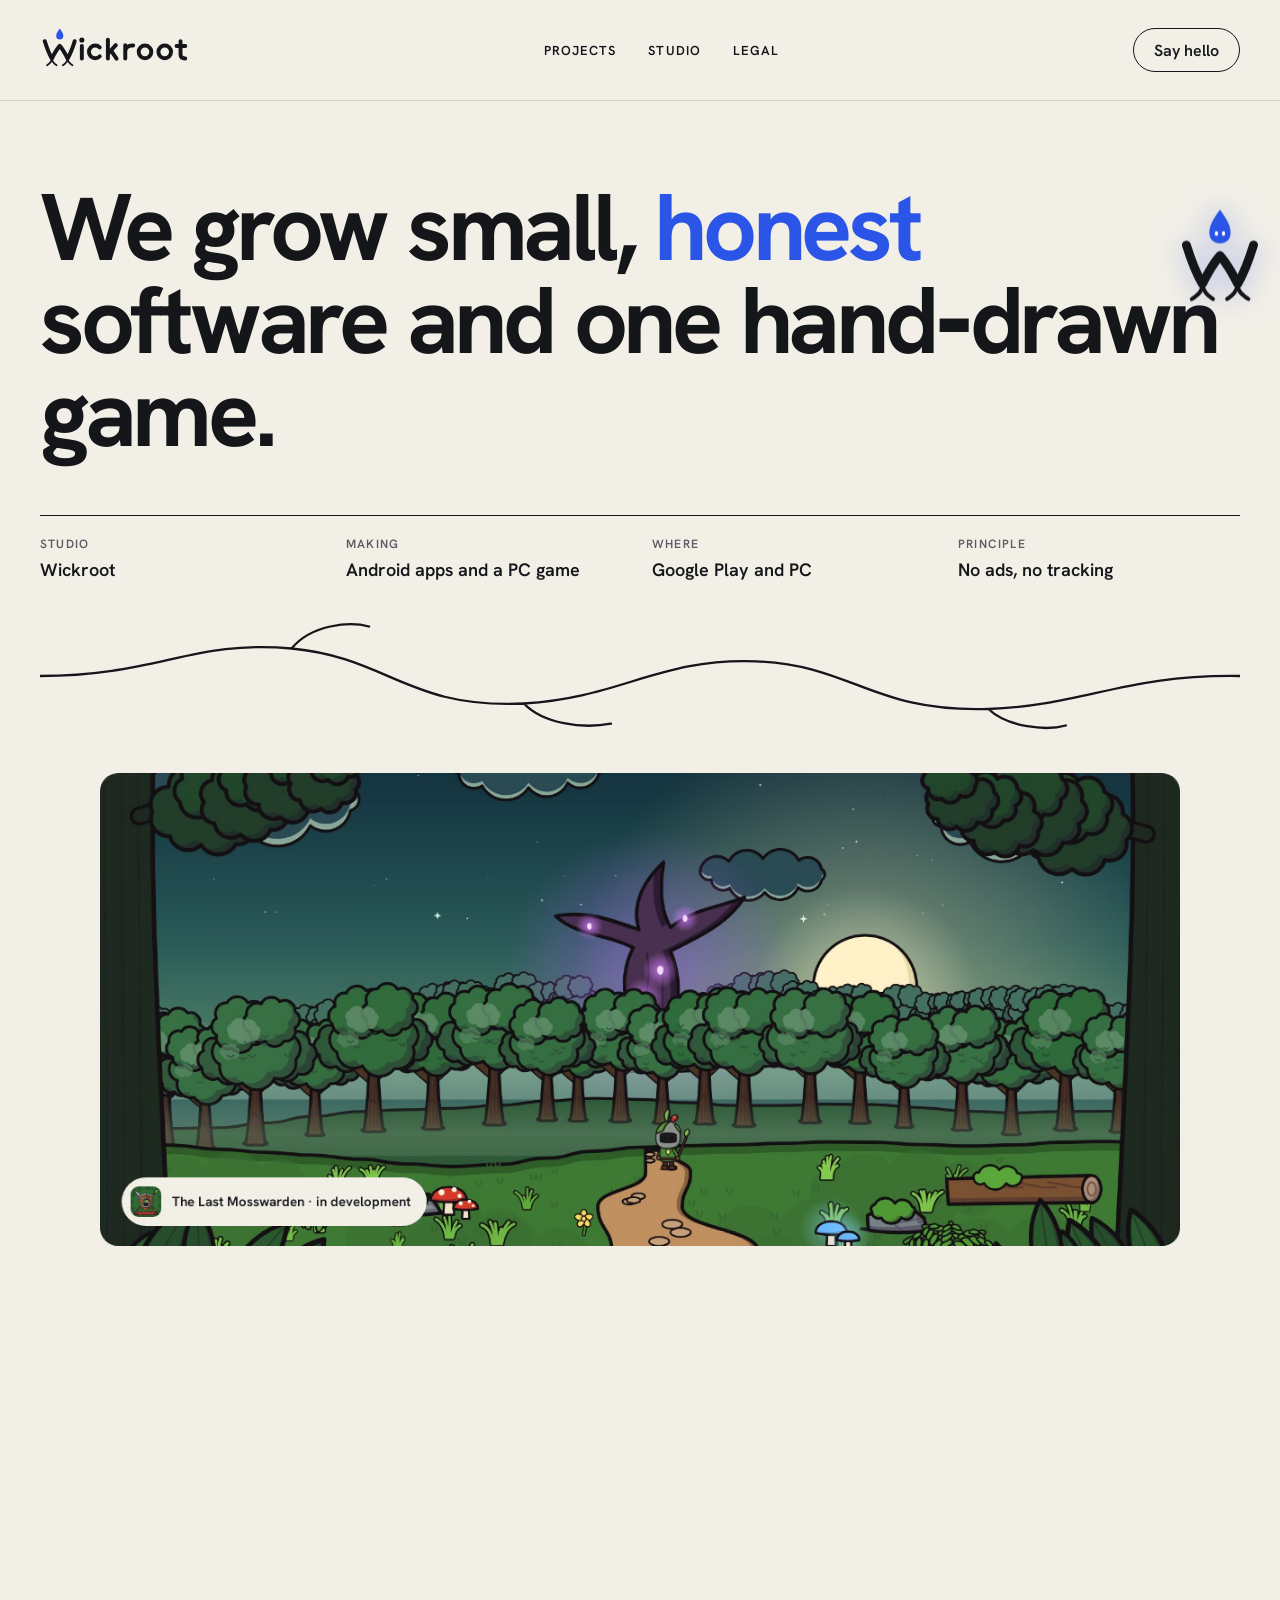
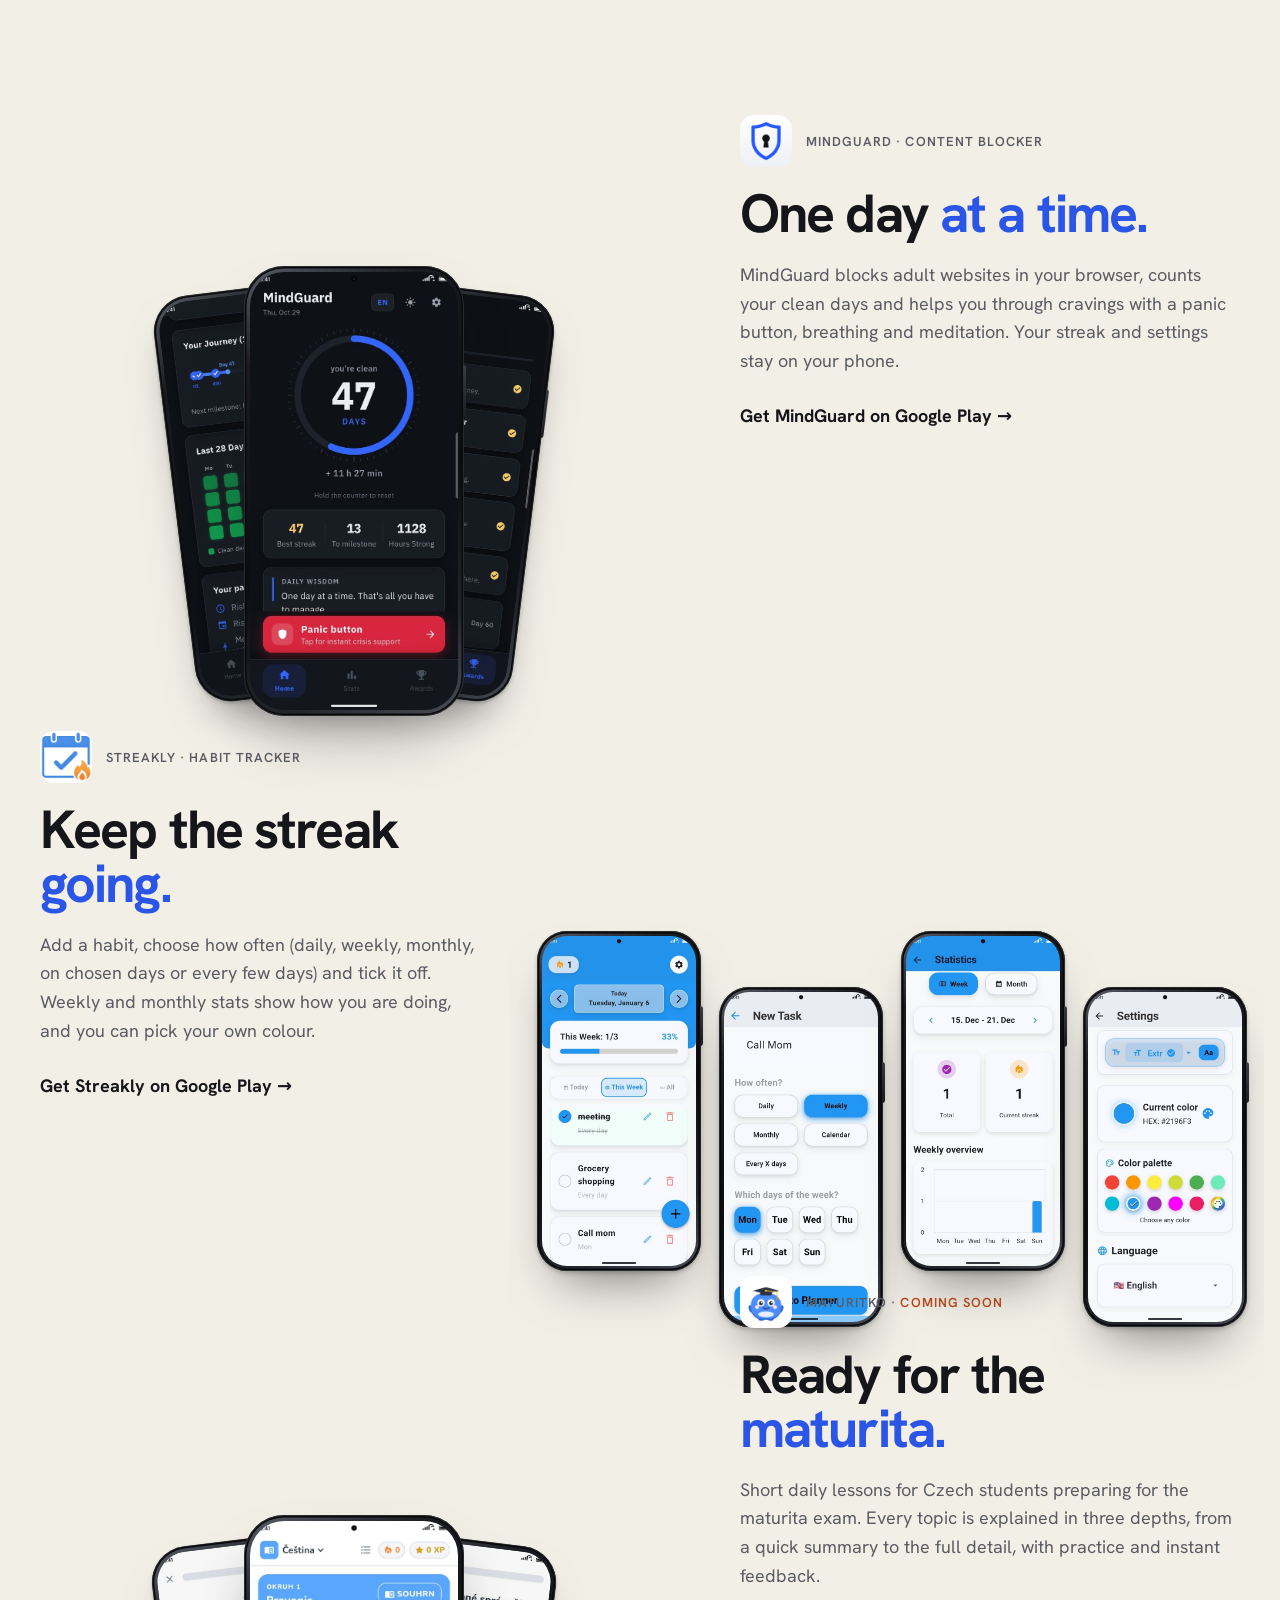
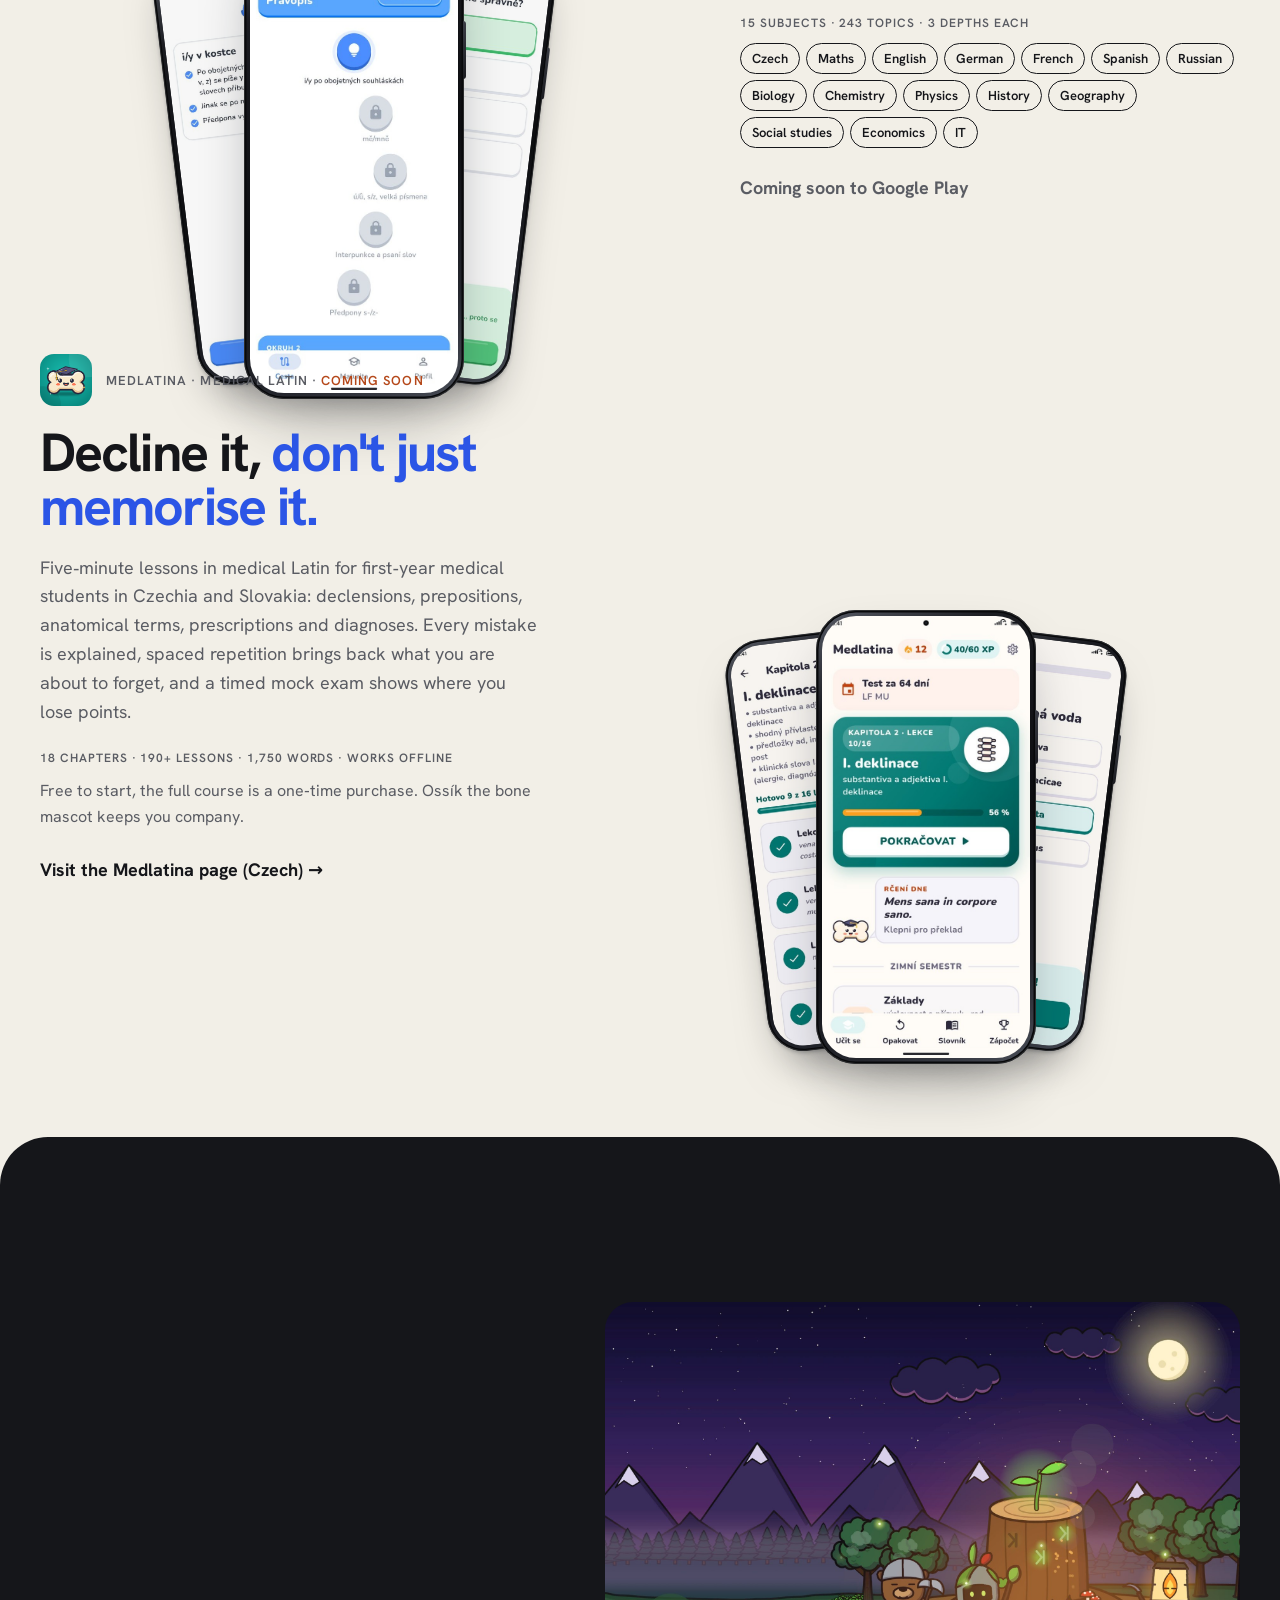
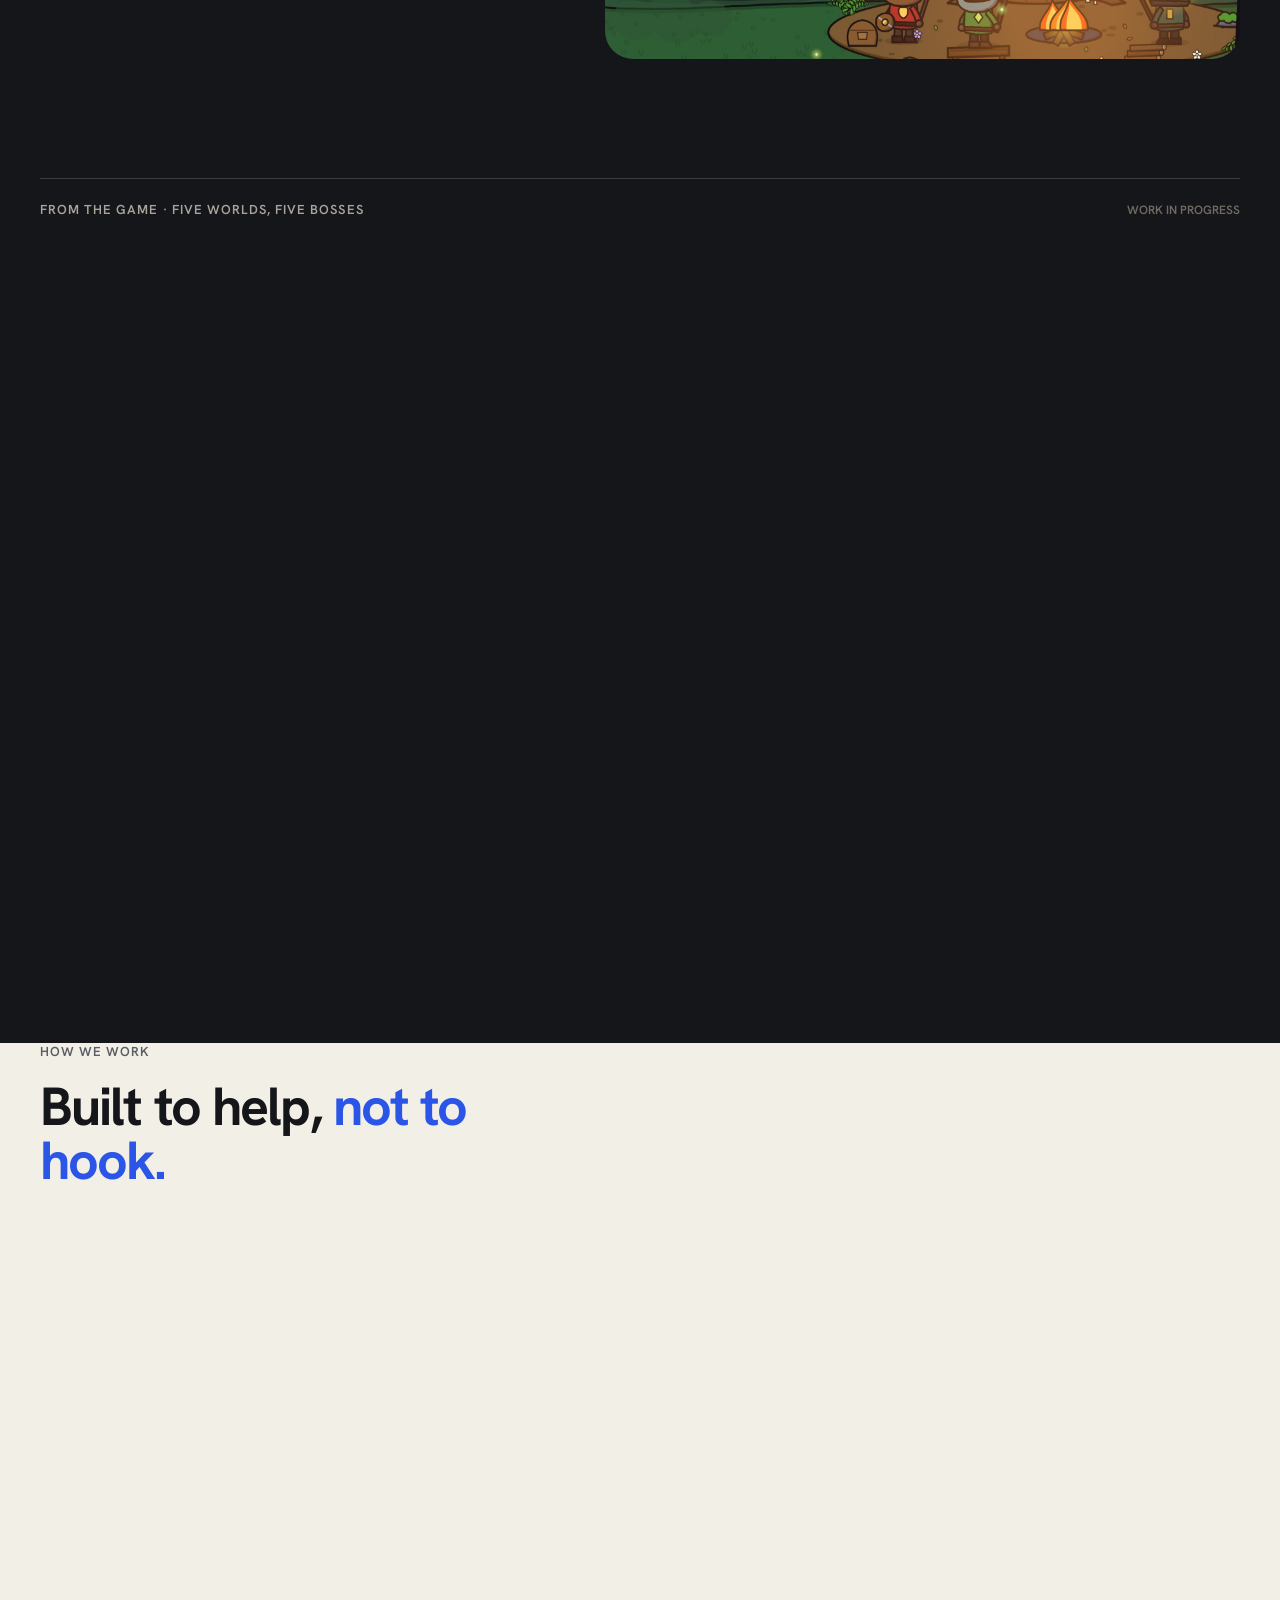
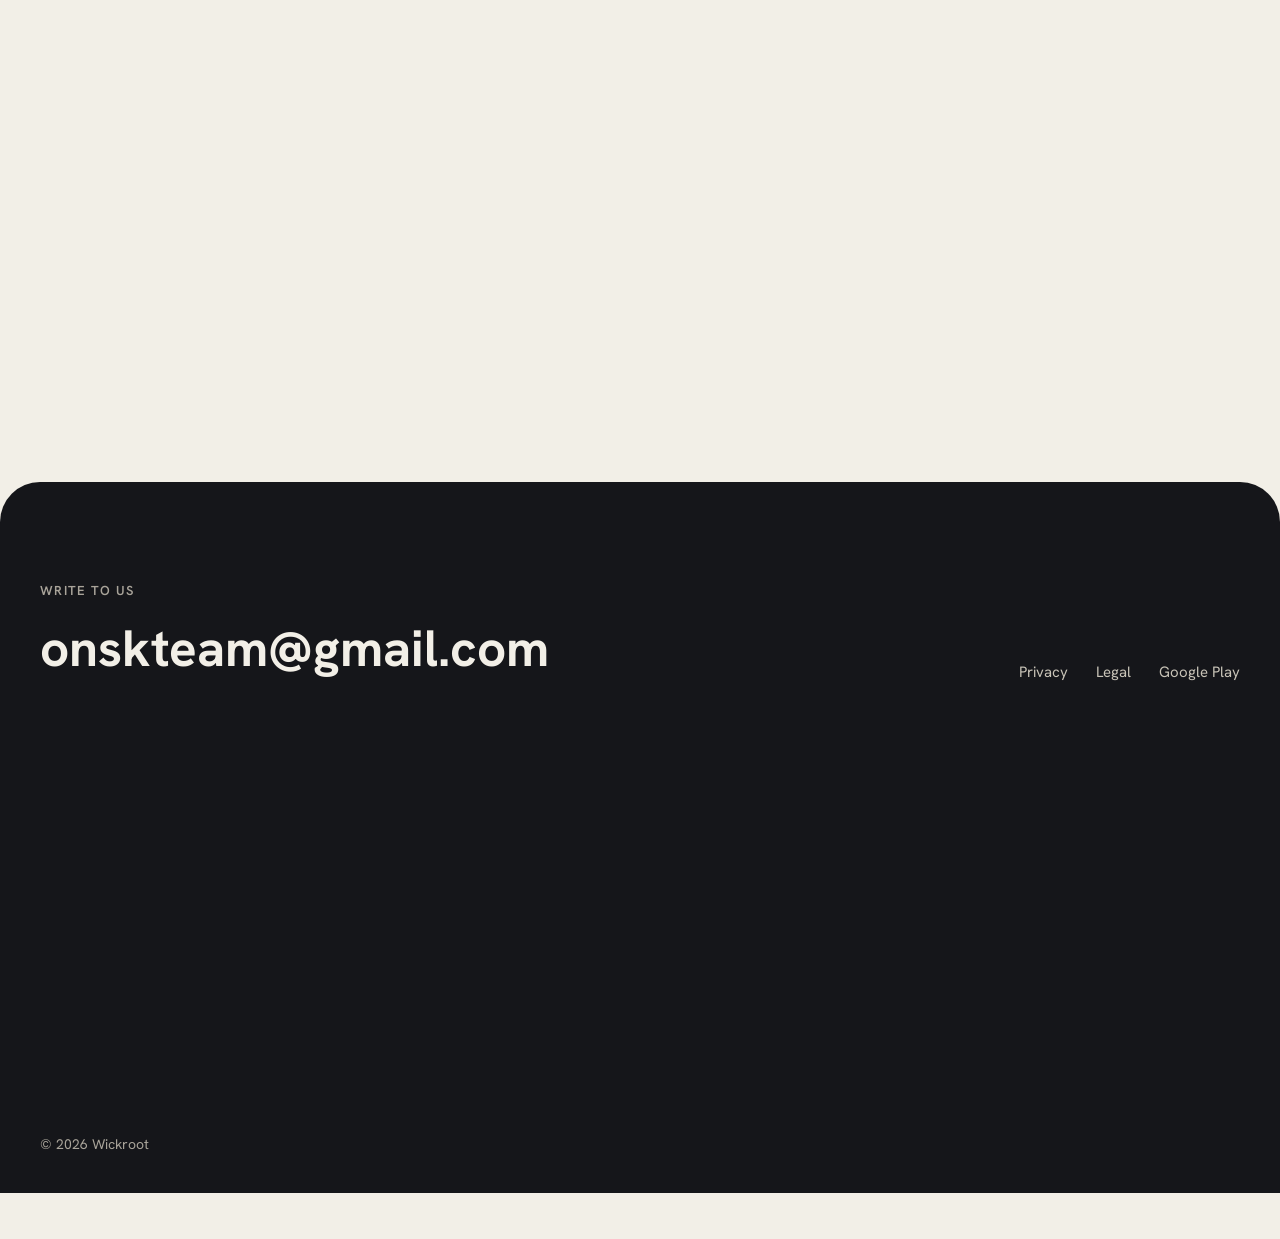
<file: index.html>
<!doctype html>
<html lang="en">
<head>
<meta charset="utf-8">
<meta name="viewport" content="width=device-width, initial-scale=1">
<title>Wickroot · small, honest apps and one hand-drawn game</title>
<meta name="description" content="Wickroot is an independent studio making MindGuard, Streakly, Maturitko, Medlatina and The Last Mosswarden.">
<meta property="og:type" content="website">
<meta property="og:title" content="Wickroot · small, honest apps and one hand-drawn game">
<meta property="og:description" content="Wickroot is an independent studio making MindGuard, Streakly, Maturitko, Medlatina and The Last Mosswarden.">
<meta property="og:image" content="https://ondy27.github.io/mindguard-privacy/assets/img/og.jpg">
<meta property="og:url" content="https://ondy27.github.io/mindguard-privacy/">
<meta name="theme-color" content="#F2EFE7">
<link rel="icon" href="assets/icons/favicon.svg" type="image/svg+xml">
<link rel="icon" href="assets/icons/favicon_32.png" sizes="32x32" type="image/png">
<link rel="apple-touch-icon" href="assets/icons/favicon_180.png">
<link rel="stylesheet" href="assets/css/site.css?v=70830abc">
<script>
// old links to the privacy policies (Google Play, old site) → new pages
(function(){var h=location.hash;if(h==='#top'){history.replaceState(null,'',location.pathname);window.addEventListener('load',function(){window.scrollTo(0,0)});return}if(h==='#mindguard-privacy'||h==='#privacy'){location.replace('privacy/mindguard/')}else if(h==='#streakly-privacy'){location.replace('privacy/streakly/')}})();
</script>
</head>
<body>
<div class="progress" aria-hidden="true"></div>
<div style="background:#F2EFE7;color:#15161A;font-family:'Hanken Grotesk',system-ui,sans-serif;overflow-x:clip">

<header style="max-width:1320px;margin:0 auto;padding:26px 40px;display:flex;flex-wrap:wrap;align-items:center;justify-content:space-between;gap:20px;border-bottom:1px solid #D9D4C7">
<a href="#" aria-label="Wickroot home" style="display:block">
<svg width="150" height="43" viewBox="-6 -4 380 108" aria-hidden="true"><g class="flame"><path d="M44 2 C50 10 53 15 53 21 C53 27 49 30 44 30 C39 30 35 27 35 21 C35 15 38 10 44 2 Z" fill="#2B55E6"></path></g><g stroke="#15161A" stroke-width="10" fill="none" stroke-linecap="round" stroke-linejoin="round"><path d="M6 34 C11 50 17 66 24 78 C30 66 37 54 44 46 C51 54 58 66 64 78 C71 66 77 50 82 34"></path><path d="M100 46 V78"></path><path d="M145.3 49.7 A16 16 0 1 0 145.3 72.3"></path><path d="M166 30 V78 M168 64 L186 44 M174 58 L188 78"></path><path d="M210 44 V78 M210 60 C210 50 218 44 230 45"></path><circle cx="260" cy="61" r="16"></circle><circle cx="310" cy="61" r="16"></circle><path d="M350 34 V68 C350 75 354 78 362 78 M340 46 H362"></path></g><circle cx="100" cy="31" r="6.5" fill="#15161A"></circle><path d="M24 78 C24 86 20 90 12 95 M24 78 C25 87 30 91 36 95 M64 78 C63 87 58 91 52 95 M64 78 C64 86 68 90 76 95" stroke="#15161A" stroke-width="4.5" fill="none" stroke-linecap="round"></path></svg>
</a>
<nav aria-label="Main" style="display:flex;flex-wrap:wrap;gap:32px;font-weight:600;font-size:13px;letter-spacing:.08em;text-transform:uppercase">
<a class="ul" href="#projects">Projects</a><a class="ul" href="#studio">Studio</a><a class="ul" href="#legal">Legal</a>
</nav>
<div style="display:flex;align-items:center;gap:14px">
<a href="#contact" style="display:inline-flex;align-items:center;min-height:44px;padding:0 20px;border:1.5px solid #15161A;border-radius:999px;font-weight:600">Say hello</a>
</div>
</header>

<section id="top" style="max-width:1320px;margin:0 auto;padding:80px 40px 40px;position:relative">
<div class="hero-inner">
<div class="hero-head">
<h1 class="fade d1" style="margin:0;font-weight:700;font-size:clamp(44px,7.4vw,118px);line-height:.98;letter-spacing:-.045em;max-width:1200px">We grow small, <em style="color:#2B55E6">honest</em> software and one hand‑drawn game.</h1>
<div class="fade d2" style="margin-top:56px;display:grid;grid-template-columns:repeat(auto-fit,minmax(220px,1fr));gap:24px;border-top:1px solid #15161A;padding-top:20px">
<div><p style="margin:0 0 6px;font-weight:600;font-size:12px;letter-spacing:.1em;color:#5A5C63">STUDIO</p><p style="margin:0;font-size:18px;font-weight:600">Wickroot</p></div>
<div><p style="margin:0 0 6px;font-weight:600;font-size:12px;letter-spacing:.1em;color:#5A5C63">MAKING</p><p style="margin:0;font-size:18px;font-weight:600">Android apps and a PC game</p></div>
<div><p style="margin:0 0 6px;font-weight:600;font-size:12px;letter-spacing:.1em;color:#5A5C63">WHERE</p><p style="margin:0;font-size:18px;font-weight:600">Google Play and PC</p></div>
<div><p style="margin:0 0 6px;font-weight:600;font-size:12px;letter-spacing:.1em;color:#5A5C63">PRINCIPLE</p><p style="margin:0;font-size:18px;font-weight:600">No ads, no tracking</p></div>
</div>
</div>
<svg aria-hidden="true" viewBox="0 0 1240 120" preserveAspectRatio="none" style="display:block;width:100%;height:110px;margin-top:40px"><path class="root" d="M0 60 C120 60 160 20 260 30 C360 40 380 96 500 90 C600 84 640 40 740 44 C840 48 860 100 980 96 C1080 92 1120 58 1240 60 M260 30 C280 4 320 0 340 6 M500 90 C520 112 560 118 590 112 M980 96 C1000 116 1040 120 1060 114" fill="none" stroke="#15161A" stroke-width="2.5" stroke-linecap="round"></path></svg>
<div class="hero-media">
<figure class="fade d3 fig" style="margin:16px 0 0;border-radius:20px;overflow:hidden;position:relative;aspect-ratio:16/7;background:#1d2a24">
<img src="assets/img/mosswarden-forest.jpg" alt="The Last Mosswarden: a forest at dusk with a corrupted purple tree" style="width:100%;height:100%;object-fit:cover;display:block">
<figcaption style="position:absolute;left:24px;bottom:22px;display:flex;align-items:center;gap:12px;background:#F2EFE7;border-radius:999px;padding:10px 18px 10px 10px;font-size:15px;font-weight:600"><img src="assets/img/mosswarden-icon.png" alt="" aria-hidden="true" style="width:34px;height:34px;border-radius:9px">The Last Mosswarden · in development</figcaption>
</figure>
</div>
</div>
</section>

<section id="projects" style="max-width:1320px;margin:0 auto;padding:120px 40px 40px">
<div data-reveal style="display:flex;flex-wrap:wrap;justify-content:space-between;align-items:baseline;gap:20px;margin-bottom:24px">
<h2 style="margin:0;font-weight:700;font-size:clamp(36px,4.6vw,68px);letter-spacing:-.035em">Projects</h2>
<p style="margin:0;font-weight:600;font-size:13px;color:#5A5C63">05 ITEMS · HOVER TO PEEK</p>
</div>
<div style="border-top:1px solid #15161A">
<a class="prow" data-reveal href="#mindguard" style="display:grid;grid-template-columns:60px minmax(0,1.2fr) minmax(0,2fr) 140px 56px;align-items:center;gap:24px;padding:34px 0;border-bottom:1px solid #D9D4C7">
<span style="font-weight:600;color:#5A5C63">01</span>
<span style="font-weight:700;font-size:40px;line-height:1.05;letter-spacing:-.03em">MindGuard</span>
<span class="hide" style="color:#5A5C63;font-size:17px;line-height:1.5">Blocks adult content, counts clean days and helps through cravings with breathing and meditation.</span>
<span class="hide" style="font-weight:600;font-size:12px;color:#2B55E6">GOOGLE PLAY</span>
<span class="go" aria-hidden="true" style="width:52px;height:52px;border-radius:50%;border:1.5px solid #15161A;display:flex;align-items:center;justify-content:center;font-size:20px">→</span>
<img class="peek" src="assets/img/phone/mg-screen-1.jpg" alt="" aria-hidden="true" style="position:absolute;right:120px;top:50%;width:150px;border-radius:18px;box-shadow:0 20px 40px -12px rgba(21,22,26,.35)">
</a>
<a class="prow" data-reveal href="#streakly" style="display:grid;grid-template-columns:60px minmax(0,1.2fr) minmax(0,2fr) 140px 56px;align-items:center;gap:24px;padding:34px 0;border-bottom:1px solid #D9D4C7">
<span style="font-weight:600;color:#5A5C63">02</span>
<span style="font-weight:700;font-size:40px;line-height:1.05;letter-spacing:-.03em">Streakly</span>
<span class="hide" style="color:#5A5C63;font-size:17px;line-height:1.5">A habit tracker built on streaks, with your own habits, daily check‑ins and clear stats.</span>
<span class="hide" style="font-weight:600;font-size:12px;color:#2B55E6">GOOGLE PLAY</span>
<span class="go" aria-hidden="true" style="width:52px;height:52px;border-radius:50%;border:1.5px solid #15161A;display:flex;align-items:center;justify-content:center;font-size:20px">→</span>
<img class="peek" src="assets/img/phone/streakly-home.jpg" alt="" aria-hidden="true" style="position:absolute;right:120px;top:50%;width:150px;border-radius:18px;box-shadow:0 20px 40px -12px rgba(21,22,26,.35)">
</a>
<a class="prow" data-reveal href="#maturitko" style="display:grid;grid-template-columns:60px minmax(0,1.2fr) minmax(0,2fr) 140px 56px;align-items:center;gap:24px;padding:34px 0;border-bottom:1px solid #D9D4C7">
<span style="font-weight:600;color:#5A5C63">03</span>
<span style="font-weight:700;font-size:40px;line-height:1.05;letter-spacing:-.03em">Maturitko</span>
<span class="hide" style="color:#5A5C63;font-size:17px;line-height:1.5">Short daily lessons for the Czech maturita exam: 15 subjects, 243 topics in three depths.</span>
<span class="hide" style="font-weight:600;font-size:12px;color:#B5481A">COMING SOON</span>
<span class="go" aria-hidden="true" style="width:52px;height:52px;border-radius:50%;border:1.5px solid #15161A;display:flex;align-items:center;justify-content:center;font-size:20px">→</span>
<img class="peek" src="assets/img/phone/mat-path.jpg" alt="" aria-hidden="true" style="position:absolute;right:120px;top:50%;width:150px;border-radius:18px;box-shadow:0 20px 40px -12px rgba(21,22,26,.35)">
</a>
<a class="prow" data-reveal href="#medlatina" style="display:grid;grid-template-columns:60px minmax(0,1.2fr) minmax(0,2fr) 140px 56px;align-items:center;gap:24px;padding:34px 0;border-bottom:1px solid #D9D4C7">
<span style="font-weight:600;color:#5A5C63">04</span>
<span style="font-weight:700;font-size:40px;line-height:1.05;letter-spacing:-.03em">Medlatina</span>
<span class="hide" style="color:#5A5C63;font-size:17px;line-height:1.5">Medical Latin for first‑year medics in five‑minute lessons: declensions, anatomical terms, prescriptions.</span>
<span class="hide" style="font-weight:600;font-size:12px;color:#B5481A">COMING SOON</span>
<span class="go" aria-hidden="true" style="width:52px;height:52px;border-radius:50%;border:1.5px solid #15161A;display:flex;align-items:center;justify-content:center;font-size:20px">→</span>
<img class="peek" src="assets/img/phone/ml-home.jpg" alt="" aria-hidden="true" style="position:absolute;right:120px;top:50%;width:150px;border-radius:18px;box-shadow:0 20px 40px -12px rgba(21,22,26,.35)">
</a>
<a class="prow" data-reveal href="#mosswarden" style="display:grid;grid-template-columns:60px minmax(0,1.2fr) minmax(0,2fr) 140px 56px;align-items:center;gap:24px;padding:34px 0;border-bottom:1px solid #D9D4C7">
<span style="font-weight:600;color:#5A5C63">05</span>
<span style="font-weight:700;font-size:40px;line-height:1.05;letter-spacing:-.03em">The Last Mosswarden</span>
<span class="hide" style="color:#5A5C63;font-size:17px;line-height:1.5">A hand‑drawn 2.5D action adventure across five worlds of Eldoria.</span>
<span class="hide" style="font-weight:600;font-size:12px;color:#2E7D3A">IN DEVELOPMENT</span>
<span class="go" aria-hidden="true" style="width:52px;height:52px;border-radius:50%;border:1.5px solid #15161A;display:flex;align-items:center;justify-content:center;font-size:20px">→</span>
<img class="peek" src="assets/img/mosswarden-hero.png" alt="" aria-hidden="true" style="position:absolute;right:120px;top:50%;width:120px">
</a>
</div>
</section>

<section id="mindguard" style="max-width:1320px;margin:0 auto;padding:120px 40px 20px;display:flex;flex-wrap:wrap;gap:72px;align-items:center">
<div class="fan" data-par="110" style="--screen:#0E1116;flex:1 1 440px;min-width:0;position:relative;height:520px;display:flex;justify-content:center;align-items:center">
<div class="card phone pl"><img src="assets/img/phone/mg-screen-2.jpg" alt="MindGuard statistics screen"></div>
<div class="card phone pr"><img src="assets/img/phone/mg-screen-4.jpg" alt="MindGuard awards screen"></div>
<div class="card phone pc"><img src="assets/img/phone/mg-screen-1.jpg" alt="MindGuard home screen"></div>
</div>
<div data-par="-110" style="flex:1 1 380px;min-width:0;max-width:500px">
<div style="display:flex;align-items:center;gap:14px;margin-bottom:20px"><img src="assets/img/mindguard-icon.png" alt="" aria-hidden="true" style="width:52px;height:52px;border-radius:14px"><span style="font-weight:600;font-size:13px;letter-spacing:.08em;color:#5A5C63">MINDGUARD · CONTENT BLOCKER</span></div>
<h2 style="margin:0 0 20px;font-weight:700;font-size:clamp(34px,4.2vw,60px);line-height:1;letter-spacing:-.035em">One day <em style="color:#2B55E6">at a time.</em></h2>
<p style="margin:0 0 28px;font-size:18px;line-height:1.6;color:#5A5C63">MindGuard blocks adult websites in your browser, counts your clean days and helps you through cravings with a panic button, breathing and meditation. Your streak and settings stay on your phone.</p>
<a class="ul" href="https://play.google.com/store/apps/details?id=com.onsk.pureweb" style="font-weight:700;font-size:18px">Get MindGuard on Google Play →</a>
</div>
</section>

<section id="streakly" style="max-width:1320px;margin:0 auto;padding:110px 40px 20px;display:flex;flex-wrap:wrap;gap:56px;align-items:center">
<div data-par="-90" style="flex:1 1 340px;min-width:0;max-width:440px">
<div style="display:flex;align-items:center;gap:14px;margin-bottom:20px"><img src="assets/img/streakly-icon.png" alt="" aria-hidden="true" style="width:52px;height:52px;border-radius:14px;background:#FFFFFF"><span style="font-weight:600;font-size:13px;letter-spacing:.08em;color:#5A5C63">STREAKLY · HABIT TRACKER</span></div>
<h2 style="margin:0 0 20px;font-weight:700;font-size:clamp(34px,4.2vw,60px);line-height:1;letter-spacing:-.035em">Keep the streak <em style="color:#2B55E6">going.</em></h2>
<p style="margin:0 0 28px;font-size:18px;line-height:1.6;color:#5A5C63">Add a habit, choose how often (daily, weekly, monthly, on chosen days or every few days) and tick it off. Weekly and monthly stats show how you are doing, and you can pick your own colour.</p>
<a class="ul" href="https://play.google.com/store/apps/details?id=com.onsk.streakly" style="font-weight:700;font-size:18px">Get Streakly on Google Play →</a>
</div>
<div data-par="130" style="flex:2 1 560px;min-width:0;overflow-x:auto;padding:30px 28px 72px;margin:0 -24px -32px">
<div class="shots">
<div class="phone shot" style="width:164px;flex:0 0 auto"><img src="assets/img/phone/streakly-home.jpg" alt="Streakly home screen with today's habits"></div>
<div class="phone shot" style="width:164px;flex:0 0 auto;margin-top:56px"><img src="assets/img/phone/streakly-new-task.jpg" alt="Streakly new task screen with weekly schedule"></div>
<div class="phone shot" style="width:164px;flex:0 0 auto"><img src="assets/img/phone/streakly-stats.jpg" alt="Streakly weekly statistics"></div>
<div class="phone shot" style="width:164px;flex:0 0 auto;margin-top:56px"><img src="assets/img/phone/streakly-settings.jpg" alt="Streakly settings with colour palette"></div>
</div>
</div>
</section>

<section id="maturitko" style="max-width:1320px;margin:0 auto;padding:120px 40px 20px;display:flex;flex-wrap:wrap;gap:72px;align-items:center">
<div class="fan" data-par="110" style="--screen:#FFFFFF;flex:1 1 440px;min-width:0;position:relative;height:540px;display:flex;justify-content:center;align-items:center">
<div class="card phone pl"><img src="assets/img/phone/mat-summary.jpg" alt="Maturitko lesson intro with the key rules in brief"></div>
<div class="card phone pr"><img src="assets/img/phone/mat-lesson.jpg" alt="Maturitko exercise answered correctly, with an explanation"></div>
<div class="card phone pc"><img src="assets/img/phone/mat-path.jpg" alt="Maturitko learning path with lessons for the spelling unit"></div>
</div>
<div data-par="-110" style="flex:1 1 380px;min-width:0;max-width:500px">
<div style="display:flex;align-items:center;gap:14px;margin-bottom:20px"><img src="assets/img/maturitko-icon.png" alt="" aria-hidden="true" style="width:52px;height:52px;border-radius:14px;background:#FFFFFF"><span style="font-weight:600;font-size:13px;letter-spacing:.08em;color:#5A5C63">MATURITKO · <span style="color:#B5481A">COMING SOON</span></span></div>
<h2 style="margin:0 0 20px;font-weight:700;font-size:clamp(34px,4.2vw,60px);line-height:1;letter-spacing:-.035em">Ready for the <em style="color:#2B55E6">maturita.</em></h2>
<p style="margin:0 0 24px;font-size:18px;line-height:1.6;color:#5A5C63">Short daily lessons for Czech students preparing for the maturita exam. Every topic is explained in three depths, from a quick summary to the full detail, with practice and instant feedback.</p>
<p style="margin:0 0 12px;font-weight:600;font-size:12px;letter-spacing:.08em;color:#5A5C63">15 SUBJECTS · 243 TOPICS · 3 DEPTHS EACH</p>
<div style="display:flex;flex-wrap:wrap;gap:6px;margin-bottom:28px"><span style="padding:6px 11px;border-radius:999px;border:1.5px solid #15161A;font-size:13px;font-weight:600">Czech</span><span style="padding:6px 11px;border-radius:999px;border:1.5px solid #15161A;font-size:13px;font-weight:600">Maths</span><span style="padding:6px 11px;border-radius:999px;border:1.5px solid #15161A;font-size:13px;font-weight:600">English</span><span style="padding:6px 11px;border-radius:999px;border:1.5px solid #15161A;font-size:13px;font-weight:600">German</span><span style="padding:6px 11px;border-radius:999px;border:1.5px solid #15161A;font-size:13px;font-weight:600">French</span><span style="padding:6px 11px;border-radius:999px;border:1.5px solid #15161A;font-size:13px;font-weight:600">Spanish</span><span style="padding:6px 11px;border-radius:999px;border:1.5px solid #15161A;font-size:13px;font-weight:600">Russian</span><span style="padding:6px 11px;border-radius:999px;border:1.5px solid #15161A;font-size:13px;font-weight:600">Biology</span><span style="padding:6px 11px;border-radius:999px;border:1.5px solid #15161A;font-size:13px;font-weight:600">Chemistry</span><span style="padding:6px 11px;border-radius:999px;border:1.5px solid #15161A;font-size:13px;font-weight:600">Physics</span><span style="padding:6px 11px;border-radius:999px;border:1.5px solid #15161A;font-size:13px;font-weight:600">History</span><span style="padding:6px 11px;border-radius:999px;border:1.5px solid #15161A;font-size:13px;font-weight:600">Geography</span><span style="padding:6px 11px;border-radius:999px;border:1.5px solid #15161A;font-size:13px;font-weight:600">Social studies</span><span style="padding:6px 11px;border-radius:999px;border:1.5px solid #15161A;font-size:13px;font-weight:600">Economics</span><span style="padding:6px 11px;border-radius:999px;border:1.5px solid #15161A;font-size:13px;font-weight:600">IT</span></div>
<span style="font-weight:700;font-size:18px;color:#5A5C63">Coming soon to Google Play</span>
</div>
</section>

<section id="medlatina" style="max-width:1320px;margin:0 auto;padding:120px 40px 20px;display:flex;flex-wrap:wrap-reverse;gap:72px;align-items:center">
<div data-par="-110" style="flex:1 1 380px;min-width:0;max-width:500px">
<div style="display:flex;align-items:center;gap:14px;margin-bottom:20px"><img src="assets/img/medlatina-icon.png" alt="" aria-hidden="true" style="width:52px;height:52px;border-radius:14px"><span style="font-weight:600;font-size:13px;letter-spacing:.08em;color:#5A5C63">MEDLATINA · MEDICAL LATIN · <span style="color:#B5481A">COMING SOON</span></span></div>
<h2 style="margin:0 0 20px;font-weight:700;font-size:clamp(34px,4.2vw,60px);line-height:1;letter-spacing:-.035em">Decline it, <em style="color:#2B55E6">don't just memorise it.</em></h2>
<p style="margin:0 0 24px;font-size:18px;line-height:1.6;color:#5A5C63">Five‑minute lessons in medical Latin for first‑year medical students in Czechia and Slovakia: declensions, prepositions, anatomical terms, prescriptions and diagnoses. Every mistake is explained, spaced repetition brings back what you are about to forget, and a timed mock exam shows where you lose points.</p>
<p style="margin:0 0 12px;font-weight:600;font-size:12px;letter-spacing:.08em;color:#5A5C63">18 CHAPTERS · 190+ LESSONS · 1,750 WORDS · WORKS OFFLINE</p>
<p style="margin:0 0 28px;font-size:16px;line-height:1.6;color:#5A5C63">Free to start, the full course is a one‑time purchase. Ossík the bone mascot keeps you company.</p>
<a class="ul" href="medlatina/" style="font-weight:700;font-size:18px">Visit the Medlatina page (Czech) →</a>
</div>
<div class="fan" data-par="110" style="--screen:#FFFCF7;flex:1 1 440px;min-width:0;position:relative;height:540px;display:flex;justify-content:center;align-items:center">
<div class="card phone pl"><img src="assets/img/phone/ml-chapter.jpg" alt="Medlatina chapter screen with the lessons of the first declension"></div>
<div class="card phone pr"><img src="assets/img/phone/ml-lesson.jpg" alt="Medlatina exercise answered correctly with Latin praise from Ossík"></div>
<div class="card phone pc"><img src="assets/img/phone/ml-home.jpg" alt="Medlatina home screen with the next lesson, phrase of the day and chapters"></div>
</div>
</section>

<section id="mosswarden" style="background:#15161A;color:#F2EFE7;margin-top:120px;overflow:hidden;position:relative;z-index:2">
<div style="max-width:1320px;margin:0 auto;padding:110px 40px 64px;display:flex;flex-wrap:wrap;gap:56px;align-items:center">
<div data-reveal style="flex:1 1 420px;min-width:0;max-width:540px">
<div style="display:flex;align-items:center;gap:14px;margin-bottom:20px"><img src="assets/img/mosswarden-icon.png" alt="" aria-hidden="true" style="width:52px;height:52px;border-radius:14px"><span style="font-weight:600;font-size:13px;letter-spacing:.08em;color:#A9A49A">THE LAST MOSSWARDEN · PC GAME · <span style="color:#9BE07A">IN DEVELOPMENT</span></span></div>
<h2 style="margin:0 0 22px;font-weight:700;font-size:clamp(36px,4.6vw,68px);line-height:.98;letter-spacing:-.035em">Free the Guardians. <em style="color:#8FAEFF">Stop Morgrath.</em></h2>
<p style="margin:0 0 34px;font-size:18px;line-height:1.6;color:#C9C4B8">A hand‑drawn 2.5D action adventure. Travel through five worlds of Eldoria, free the captured Guardians, collect weapons and spells, and face the dark mage Morgrath.</p>
<div style="display:grid;grid-template-columns:repeat(3,minmax(0,1fr));gap:12px;border-top:1px solid #3A3B40;padding-top:22px">
<div><p style="margin:0;font-weight:700;font-size:40px;line-height:1;letter-spacing:-.03em">5</p><p style="margin:6px 0 0;color:#A9A49A;font-size:14px">worlds</p></div>
<div><p style="margin:0;font-weight:700;font-size:40px;line-height:1;letter-spacing:-.03em">16</p><p style="margin:6px 0 0;color:#A9A49A;font-size:14px">weapons</p></div>
<div><p style="margin:0;font-weight:700;font-size:40px;line-height:1;letter-spacing:-.03em">20</p><p style="margin:6px 0 0;color:#A9A49A;font-size:14px">spells</p></div>
</div>
<p style="margin:26px 0 0;color:#A9A49A;font-size:15px;line-height:1.6">Every character is drawn and animated part by part.</p>
</div>
<figure class="fig" style="flex:1.3 1 520px;min-width:0;margin:0;position:relative;aspect-ratio:16/9;border-radius:28px;overflow:hidden;background:#1D2A24">
<img src="assets/img/mw-campfire.jpg" alt="The Moss Guardian, the Bear and the Lantern-bearer at a campfire under the moon" style="width:100%;height:100%;object-fit:cover;display:block">
</figure>
</div>
<div style="max-width:1320px;margin:0 auto;padding:0 40px 110px">
<div style="display:flex;flex-wrap:wrap;justify-content:space-between;align-items:baseline;gap:12px;border-top:1px solid #3A3B40;padding-top:22px;margin-bottom:22px">
<p style="margin:0;font-weight:600;font-size:13px;letter-spacing:.08em;color:#A9A49A">FROM THE GAME · FIVE WORLDS, FIVE BOSSES</p>
<p style="margin:0;font-weight:600;font-size:12px;color:#6F6B63">WORK IN PROGRESS</p>
</div>
<div class="gal">
<a class="big" href="assets/img/mw-shot-forest-fight.jpg"><img src="assets/img/mw-shot-forest-fight.jpg" alt="The Moss Guardian and the Bear fight shadow soldiers among glowing mushrooms" loading="lazy"><span>Whispering Forest · shadow ambush</span></a>
<a href="assets/img/mw-shot-root-giant.jpg"><img src="assets/img/mw-shot-root-giant.jpg" alt="The Root Giant raises its fist while the Wrath of the Old Tree bursts from the spring" loading="lazy"><span>Whispering Forest · the Root Giant</span></a>
<a href="assets/img/mw-shot-camp.jpg"><img src="assets/img/mw-shot-camp.jpg" alt="The hero, the Bear, the Lantern-bearer, the Frog and the Beetle around the camp fire" loading="lazy"><span>The camp · Guardians by the fire</span></a>
<a href="assets/img/mw-shot-lava-bridge.jpg"><img src="assets/img/mw-shot-lava-bridge.jpg" alt="A hammer blow on a bridge over the lava river, the Lantern-bearer lights the way" loading="lazy"><span>Scorched Mines · the lava bridge</span></a>
<a href="assets/img/mw-shot-mountain-hut.jpg"><img src="assets/img/mw-shot-mountain-hut.jpg" alt="The hero and the Frog face ice guards and a frost ghost by a snowy hut" loading="lazy"><span>Frost Mountains · the mountain hut</span></a>
<a href="assets/img/mw-shot-ice-queen.jpg"><img src="assets/img/mw-shot-ice-queen.jpg" alt="A spirit stag charges the Ice Queen Sylva" loading="lazy"><span>Frost Mountains · the Ice Queen</span></a>
<a class="big r" href="assets/img/mw-shot-ignis.jpg"><img src="assets/img/mw-shot-ignis.jpg" alt="Ignis the Smith lifts his hammer over a pool of lava" loading="lazy"><span>Scorched Mines · Ignis the Smith</span></a>
<a href="assets/img/mw-shot-hydra.jpg"><img src="assets/img/mw-shot-hydra.jpg" alt="The three-headed Hydra rises from the swamp" loading="lazy"><span>The Swamps · the Hydra</span></a>
<a href="assets/img/mw-shot-morgrath.jpg"><img src="assets/img/mw-shot-morgrath.jpg" alt="The dark mage Morgrath with his four stolen springs" loading="lazy"><span>Tower of Darkness · Morgrath</span></a>
<a href="assets/img/mw-shot-library.jpg"><img src="assets/img/mw-shot-library.jpg" alt="A scythe swing in the tower library, next to a talking mirror" loading="lazy"><span>Tower of Darkness · the library</span></a>
</div>
</div>
</section>

<section id="studio" style="max-width:1320px;margin:0 auto;padding:120px 40px;display:flex;flex-wrap:wrap;gap:56px;align-items:flex-start">
<div class="studio-head" style="flex:1 1 380px;min-width:0">
<p style="margin:0 0 20px;font-weight:600;font-size:13px;letter-spacing:.08em;color:#5A5C63">HOW WE WORK</p>
<h2 style="margin:0;font-weight:700;font-size:clamp(34px,4.2vw,60px);line-height:1;letter-spacing:-.035em">Built to help, <em style="color:#2B55E6">not to hook.</em></h2>
</div>
<ol style="flex:1 1 480px;min-width:0;margin:0;padding:0;list-style:none;display:grid;gap:26px">
<li data-reveal style="display:grid;grid-template-columns:44px 1fr;gap:12px;border-top:1px solid #D9D4C7;padding-top:20px"><span style="font-weight:600;color:#2B55E6">i.</span><span style="font-size:18px;line-height:1.55"><b>Your data stays with you.</b> MindGuard, Streakly, Maturitko and Medlatina keep what you enter on your own phone.</span></li>
<li data-reveal style="display:grid;grid-template-columns:44px 1fr;gap:12px;border-top:1px solid #D9D4C7;padding-top:20px"><span style="font-weight:600;color:#2B55E6">ii.</span><span style="font-size:18px;line-height:1.55"><b>No ads, no tracking.</b> We don't sell attention and we don't follow you around.</span></li>
<li data-reveal style="display:grid;grid-template-columns:44px 1fr;gap:12px;border-top:1px solid #D9D4C7;padding-top:20px"><span style="font-weight:600;color:#2B55E6">iii.</span><span style="font-size:18px;line-height:1.55"><b>Small on purpose.</b> One small studio that builds slowly and with care.</span></li>
</ol>
</section>

<section id="legal" style="max-width:1320px;margin:0 auto;padding:40px 40px 120px">
<div data-reveal style="background:#E8E3D7;border-radius:24px;padding:48px;display:flex;flex-wrap:wrap;gap:48px">
<div style="flex:1 1 300px;min-width:0"><h2 style="margin:0 0 12px;font-weight:700;font-size:42px;letter-spacing:-.035em">The small print</h2><p style="margin:0;color:#5A5C63;line-height:1.6">Written to be read, in plain English.</p></div>
<div style="flex:2 1 520px;min-width:0;display:grid;grid-template-columns:repeat(auto-fit,minmax(260px,1fr));gap:12px"><div style="background:#F2EFE7;border-radius:16px;padding:20px 22px;display:flex;flex-direction:column;gap:14px"><div style="display:flex;align-items:center;gap:12px"><img src="assets/img/mindguard-icon.png" alt="" aria-hidden="true" style="width:36px;height:36px;border-radius:10px;"><span style="font-size:20px;font-weight:700;letter-spacing:-.02em">MindGuard</span></div><div style="display:flex;flex-direction:column;gap:6px;font-weight:600"><a class="ul" href="privacy/mindguard/" style="align-self:flex-start">Privacy policy →</a><a class="ul" href="terms/mindguard/" style="align-self:flex-start">Terms of use →</a></div></div><div style="background:#F2EFE7;border-radius:16px;padding:20px 22px;display:flex;flex-direction:column;gap:14px"><div style="display:flex;align-items:center;gap:12px"><img src="assets/img/streakly-icon.png" alt="" aria-hidden="true" style="width:36px;height:36px;border-radius:10px;background:#FFFFFF;"><span style="font-size:20px;font-weight:700;letter-spacing:-.02em">Streakly</span></div><div style="display:flex;flex-direction:column;gap:6px;font-weight:600"><a class="ul" href="privacy/streakly/" style="align-self:flex-start">Privacy policy →</a><a class="ul" href="terms/streakly/" style="align-self:flex-start">Terms of use →</a></div></div><div style="background:#F2EFE7;border-radius:16px;padding:20px 22px;display:flex;flex-direction:column;gap:14px"><div style="display:flex;align-items:center;gap:12px"><img src="assets/img/maturitko-icon.png" alt="" aria-hidden="true" style="width:36px;height:36px;border-radius:10px;background:#FFFFFF;"><span style="font-size:20px;font-weight:700;letter-spacing:-.02em">Maturitko</span></div><div style="display:flex;flex-direction:column;gap:6px;font-weight:600"><a class="ul" href="privacy/maturitko/" style="align-self:flex-start">Privacy policy →</a><a class="ul" href="terms/maturitko/" style="align-self:flex-start">Terms of use →</a></div></div><div style="background:#F2EFE7;border-radius:16px;padding:20px 22px;display:flex;flex-direction:column;gap:14px"><div style="display:flex;align-items:center;gap:12px"><img src="assets/img/medlatina-icon.png" alt="" aria-hidden="true" style="width:36px;height:36px;border-radius:10px;"><span style="font-size:20px;font-weight:700;letter-spacing:-.02em">Medlatina</span></div><div style="display:flex;flex-direction:column;gap:6px;font-weight:600"><a class="ul" href="privacy/medlatina/" style="align-self:flex-start">Privacy policy →</a><a class="ul" href="terms/medlatina/" style="align-self:flex-start">Terms of use →</a></div></div></div>
</div>
</section>

<footer id="contact" style="background:#15161A;color:#F2EFE7">
<div style="max-width:1320px;margin:0 auto;padding:100px 40px 40px">
<div style="display:flex;flex-wrap:wrap;justify-content:space-between;gap:40px;align-items:flex-end">
<div><p style="margin:0 0 16px;font-weight:600;font-size:13px;letter-spacing:.1em;color:#A9A49A">WRITE TO US</p><a class="ul" href="mailto:onskteam@gmail.com" style="font-weight:700;font-size:clamp(28px,4vw,56px);color:#F2EFE7">onskteam@gmail.com</a></div>
<div style="display:flex;gap:28px;font-size:15px"><a href="privacy/mindguard/" style="color:#C9C4B8">Privacy</a><a href="#legal" style="color:#C9C4B8">Legal</a><a href="https://play.google.com/store" style="color:#C9C4B8">Google Play</a></div>
</div>
<svg class="foot-logo" viewBox="-6 -4 380 108" role="img" aria-label="Wickroot" style="display:block;width:100%;height:auto;margin-top:80px"><g class="flame"><path d="M44 2 C50 10 53 15 53 21 C53 27 49 30 44 30 C39 30 35 27 35 21 C35 15 38 10 44 2 Z" fill="#5C8BFF"></path></g><g stroke="#F2EFE7" stroke-width="10" fill="none" stroke-linecap="round" stroke-linejoin="round"><path d="M6 34 C11 50 17 66 24 78 C30 66 37 54 44 46 C51 54 58 66 64 78 C71 66 77 50 82 34"></path><path d="M100 46 V78"></path><path d="M145.3 49.7 A16 16 0 1 0 145.3 72.3"></path><path d="M166 30 V78 M168 64 L186 44 M174 58 L188 78"></path><path d="M210 44 V78 M210 60 C210 50 218 44 230 45"></path><circle cx="260" cy="61" r="16"></circle><circle cx="310" cy="61" r="16"></circle><path d="M350 34 V68 C350 75 354 78 362 78 M340 46 H362"></path></g><circle cx="100" cy="31" r="6.5" fill="#F2EFE7"></circle><path d="M24 78 C24 86 20 90 12 95 M24 78 C25 87 30 91 36 95 M64 78 C63 87 58 91 52 95 M64 78 C64 86 68 90 76 95" stroke="#F2EFE7" stroke-width="4.5" fill="none" stroke-linecap="round"></path></svg>
<p style="margin:32px 0 0;color:#A9A49A;font-size:14px">© 2026 Wickroot</p>
</div>
</footer>
</div>
<script>
// phone fan: hovering (tapping) a side card brings it to the front and the middle one takes its place
document.querySelectorAll('.fan').forEach(function (fan) {
  var busy = false;
  fan.querySelectorAll('.card').forEach(function (card) {
    function swap() {
      if (busy || card.classList.contains('pc') || card.dataset.wait) return;
      var side = card.classList.contains('pl') ? 'pl' : 'pr', center = fan.querySelector('.pc');
      busy = true;
      card.classList.add('lift-' + side);
      setTimeout(function () {
        card.classList.remove('lift-' + side, side); card.classList.add('pc');
        center.classList.remove('pc'); center.classList.add(side);
        center.dataset.wait = '1';
      }, 230);
      setTimeout(function () { busy = false; }, 800);
    }
    card.addEventListener('mouseenter', swap);
    card.addEventListener('click', swap);
    card.addEventListener('mouseleave', function () { delete card.dataset.wait; });
  });
  fan.addEventListener('mouseleave', function () { fan.querySelectorAll('.card').forEach(function (c) { delete c.dataset.wait; }); });
});
</script>
<div class="mascot" aria-hidden="true"><div class="mascot-tilt"><div class="bob"><svg viewBox="-8 -12 104 112" width="92" height="99"><g fill="none" stroke-linecap="round" stroke-linejoin="round"><path class="m-ink" d="M6 34 C11 50 17 66 24 78 C30 66 37 54 44 46 C51 54 58 66 64 78 C71 66 77 50 82 34" stroke-width="10"></path><path class="m-ink" d="M24 78 C24 86 20 90 12 95 M24 78 C25 87 30 91 36 95 M64 78 C63 87 58 91 52 95 M64 78 C64 86 68 90 76 95" stroke-width="4.5"></path></g><g class="flame"><path class="m-flame" d="M44 -6 C52 5 56 12 56 20 C56 28 51 32 44 32 C37 32 32 28 32 20 C32 12 36 5 44 -6 Z"></path></g><g class="m-eyes" fill="#FFFFFF"><ellipse cx="40" cy="21" rx="1.8" ry="2.6"></ellipse><ellipse cx="48" cy="21" rx="1.8" ry="2.6"></ellipse></g></svg></div></div></div>
<script src="assets/js/gsap.min.js?v=e208f4c7"></script>
<script src="assets/js/ScrollTrigger.min.js?v=801ffdb7"></script>
<script src="assets/js/MotionPathPlugin.min.js?v=29bd1873"></script>
<script src="assets/js/lenis.min.js?v=b8bbc21f"></script>
<script src="assets/js/motion.js?v=30d793a2"></script>
<script src="assets/js/lightbox.js?v=25ab9e34"></script>
</body>
</html>
</file>
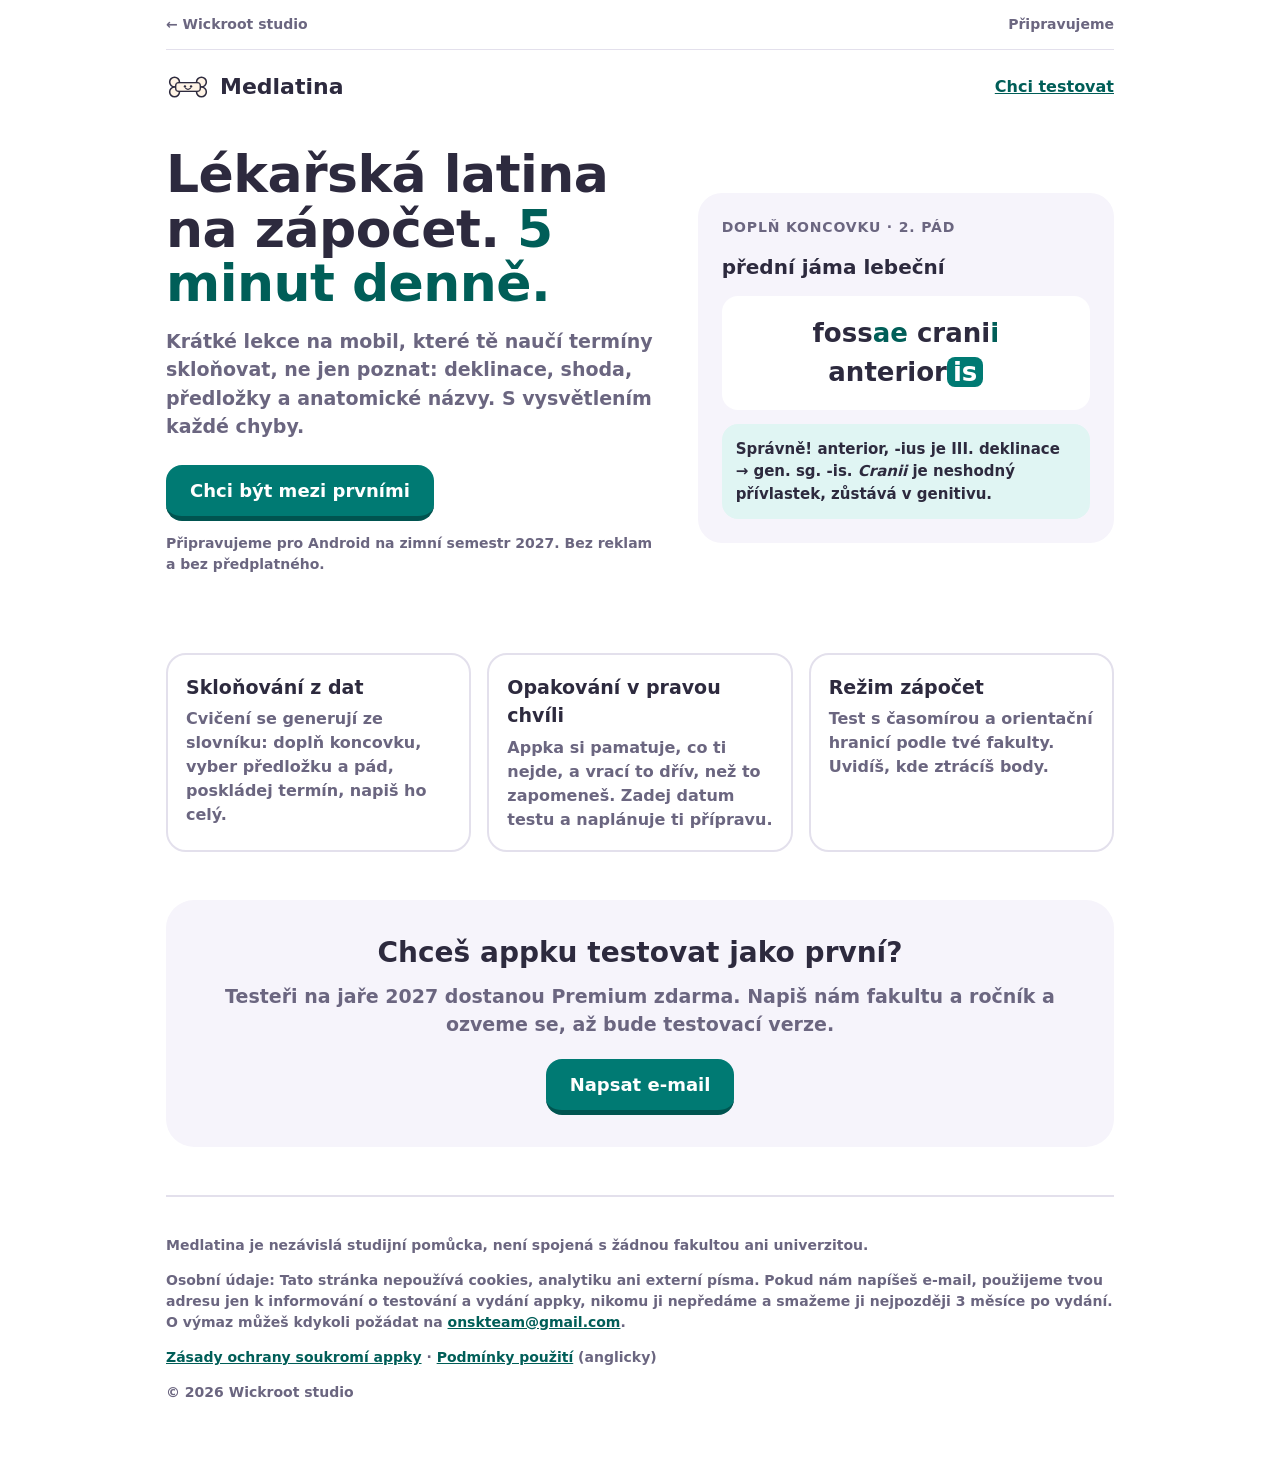
<file: medlatina/index.html>
<!doctype html>
<html lang="cs">
<head>
<meta charset="utf-8">
<meta name="viewport" content="width=device-width, initial-scale=1">
<title>Medlatina – lékařská latina na zápočet · Wickroot</title>
<meta name="description" content="Appka na lékařskou latinu pro studenty medicíny: skloňování, předložky a anatomické termíny v krátkých lekcích. Připravujeme pro zimní semestr 2027.">
<meta property="og:type" content="website">
<meta property="og:title" content="Medlatina – lékařská latina na zápočet">
<meta property="og:description" content="Krátké lekce na mobil: deklinace, shoda, předložky a anatomické termíny s vysvětlením každé chyby.">
<meta property="og:url" content="https://ondy27.github.io/mindguard-privacy/medlatina/">
<meta name="theme-color" content="#007A73">
<link rel="icon" href="../assets/icons/favicon.svg" type="image/svg+xml">
<link rel="icon" href="../assets/icons/favicon_32.png" sizes="32x32" type="image/png">
<link rel="apple-touch-icon" href="../assets/icons/favicon_180.png">
<style>
  :root {
    --bg:#FFFFFF; --ink:#2D2A3E; --muted:#6B6680; --surface:#F6F4FB; --line:#E3E0EC;
    --teal:#007A73; --teal-d:#005450; --teal-l:#E0F5F3; --teal-ink:#005E58;
    --coral:#FF6B4A; --coral-ink:#C2410C; --bone:#FFF4E6;
  }
  @media (prefers-color-scheme: dark) {
    :root { --bg:#16141F; --ink:#F1EFF7; --muted:#A9A4BE; --surface:#211E2E; --line:#3A3550; --teal-l:#123A37; --teal-ink:#5FD3C8; --coral-ink:#FF8A65; }
  }
  * { box-sizing: border-box; }
  html { -webkit-text-size-adjust: 100%; }
  body { margin: 0; background: var(--bg); color: var(--ink); font-family: "Nunito", ui-rounded, "Segoe UI", system-ui, -apple-system, Roboto, sans-serif; line-height: 1.5; }
  a { color: var(--teal-ink); }
  .wrap { max-width: 980px; margin: 0 auto; padding: 0 16px; }
  .studio { display: flex; justify-content: space-between; align-items: center; padding: 14px 0; font-size: 14px; font-weight: 700; color: var(--muted); border-bottom: 1px solid var(--line); }
  .studio a { color: var(--muted); text-decoration: none; }
  .studio a:hover { color: var(--ink); }
  nav { display: flex; justify-content: space-between; align-items: center; padding: 20px 0; gap: 12px; }
  .logo { display: flex; align-items: center; gap: 10px; font-weight: 900; font-size: 22px; }
  .hero { display: grid; grid-template-columns: 1.2fr 1fr; gap: 32px; align-items: center; padding: 24px 0 48px; }
  h1 { font-size: clamp(32px, 6vw, 52px); line-height: 1.05; margin: 0 0 16px; font-weight: 900; letter-spacing: -.01em; }
  h1 em { font-style: normal; color: var(--teal-ink); }
  .lead { font-size: 19px; font-weight: 600; color: var(--muted); margin: 0 0 24px; }
  .btn { display: inline-flex; align-items: center; justify-content: center; min-height: 56px; padding: 0 24px; border-radius: 16px; background: var(--teal); color: #fff; font-weight: 900; font-size: 18px; text-decoration: none; border-bottom: 5px solid var(--teal-d); }
  .btn:hover { filter: brightness(1.08); }
  .btn:focus-visible { outline: 3px solid var(--coral); outline-offset: 3px; }
  .note { margin-top: 12px; font-size: 14px; font-weight: 700; color: var(--muted); }
  .card { background: var(--surface); border-radius: 24px; padding: 24px; display: flex; flex-direction: column; gap: 14px; }
  .term { font-size: 26px; font-weight: 900; text-align: center; background: var(--bg); border-radius: 16px; padding: 18px; overflow-wrap: anywhere; }
  .term b { color: var(--teal-ink); }
  .term .hl { background: var(--teal); color: #fff; border-radius: 8px; padding: 0 6px; }
  .feedback { background: var(--teal-l); border-radius: 16px; padding: 14px; font-weight: 600; font-size: 15px; }
  .features { display: grid; grid-template-columns: repeat(3, minmax(0, 1fr)); gap: 16px; padding: 16px 0 48px; }
  .feature { border: 2px solid var(--line); border-radius: 20px; padding: 18px; }
  .feature h2 { font-size: 19px; margin: 0 0 6px; font-weight: 900; }
  .feature p { margin: 0; color: var(--muted); font-weight: 600; }
  .cta { background: var(--surface); border-radius: 28px; padding: 32px 24px; text-align: center; margin-bottom: 48px; }
  .cta h2 { margin: 0 0 8px; font-size: 28px; font-weight: 900; }
  footer { border-top: 2px solid var(--line); padding: 24px 0 40px; font-size: 14px; color: var(--muted); font-weight: 600; }
  @media (max-width: 760px) { .hero, .features { grid-template-columns: 1fr; } }
</style>
</head>
<body>
<div class="wrap">
  <div class="studio"><a href="../">← Wickroot studio</a><span>Připravujeme</span></div>

  <nav>
    <span class="logo">
      <svg width="44" height="32" viewBox="0 0 72 48" aria-hidden="true"><g fill="#FFF4E6" stroke="#2D2A3E" stroke-width="2.5"><circle cx="14" cy="16" r="8"/><circle cx="14" cy="32" r="8"/><circle cx="58" cy="16" r="8"/><circle cx="58" cy="32" r="8"/><rect x="16" y="17" width="40" height="14" rx="5"/></g><rect x="17.5" y="18.5" width="37" height="11" fill="#FFF4E6"/><circle cx="31" cy="23" r="2" fill="#2D2A3E"/><circle cx="41" cy="23" r="2" fill="#2D2A3E"/><path d="M32 26 q4 4 8 0" fill="none" stroke="#2D2A3E" stroke-width="1.8" stroke-linecap="round"/></svg>
      Medlatina
    </span>
    <a href="#testovani" style="font-weight: 800;">Chci testovat</a>
  </nav>

  <section class="hero">
    <div>
      <h1>Lékařská latina na zápočet. <em>5 minut denně.</em></h1>
      <p class="lead">Krátké lekce na mobil, které tě naučí termíny skloňovat, ne jen poznat: deklinace, shoda, předložky a anatomické názvy. S vysvětlením každé chyby.</p>
      <a class="btn" href="#testovani">Chci být mezi prvními</a>
      <p class="note">Připravujeme pro Android na zimní semestr 2027. Bez reklam a bez předplatného.</p>
    </div>
    <div class="card" aria-label="Ukázka cvičení">
      <span style="font-weight: 900; color: var(--muted); font-size: 14px; text-transform: uppercase; letter-spacing: .06em;">Doplň koncovku · 2. pád</span>
      <span style="font-weight: 900; font-size: 20px;">přední jáma lebeční</span>
      <div class="term">foss<b>ae</b> crani<b>i</b> anterior<span class="hl">is</span></div>
      <div class="feedback"><b>Správně!</b> anterior, -ius je III. deklinace → gen. sg. -is. <i>Cranii</i> je neshodný přívlastek, zůstává v genitivu.</div>
    </div>
  </section>

  <section class="features" aria-label="Co appka umí">
    <div class="feature"><h2>Skloňování z dat</h2><p>Cvičení se generují ze slovníku: doplň koncovku, vyber předložku a pád, poskládej termín, napiš ho celý.</p></div>
    <div class="feature"><h2>Opakování v pravou chvíli</h2><p>Appka si pamatuje, co ti nejde, a vrací to dřív, než to zapomeneš. Zadej datum testu a naplánuje ti přípravu.</p></div>
    <div class="feature"><h2>Režim zápočet</h2><p>Test s časomírou a orientační hranicí podle tvé fakulty. Uvidíš, kde ztrácíš body.</p></div>
  </section>

  <section class="cta" id="testovani">
    <h2>Chceš appku testovat jako první?</h2>
    <p class="lead" style="margin-bottom: 20px;">Testeři na jaře 2027 dostanou Premium zdarma. Napiš nám fakultu a ročník a ozveme se, až bude testovací verze.</p>
    <a class="btn" href="mailto:onskteam@gmail.com?subject=Medlatina%20%E2%80%93%20chci%20testovat&amp;body=Fakulta%3A%20%0AObor%3A%20%0ARo%C4%8Dn%C3%ADk%3A%20">Napsat e-mail</a>
  </section>

  <footer>
    <p>Medlatina je nezávislá studijní pomůcka, není spojená s žádnou fakultou ani univerzitou.</p>
    <p><b>Osobní údaje:</b> Tato stránka nepoužívá cookies, analytiku ani externí písma. Pokud nám napíšeš e-mail, použijeme tvou adresu jen k informování o testování a vydání appky, nikomu ji nepředáme a smažeme ji nejpozději 3 měsíce po vydání. O výmaz můžeš kdykoli požádat na <a href="mailto:onskteam@gmail.com">onskteam@gmail.com</a>.</p>
    <p><a href="../privacy/medlatina/">Zásady ochrany soukromí appky</a> · <a href="../terms/medlatina/">Podmínky použití</a> (anglicky)</p>
    <p>© 2026 Wickroot studio</p>
  </footer>
</div>
</body>
</html>
</file>
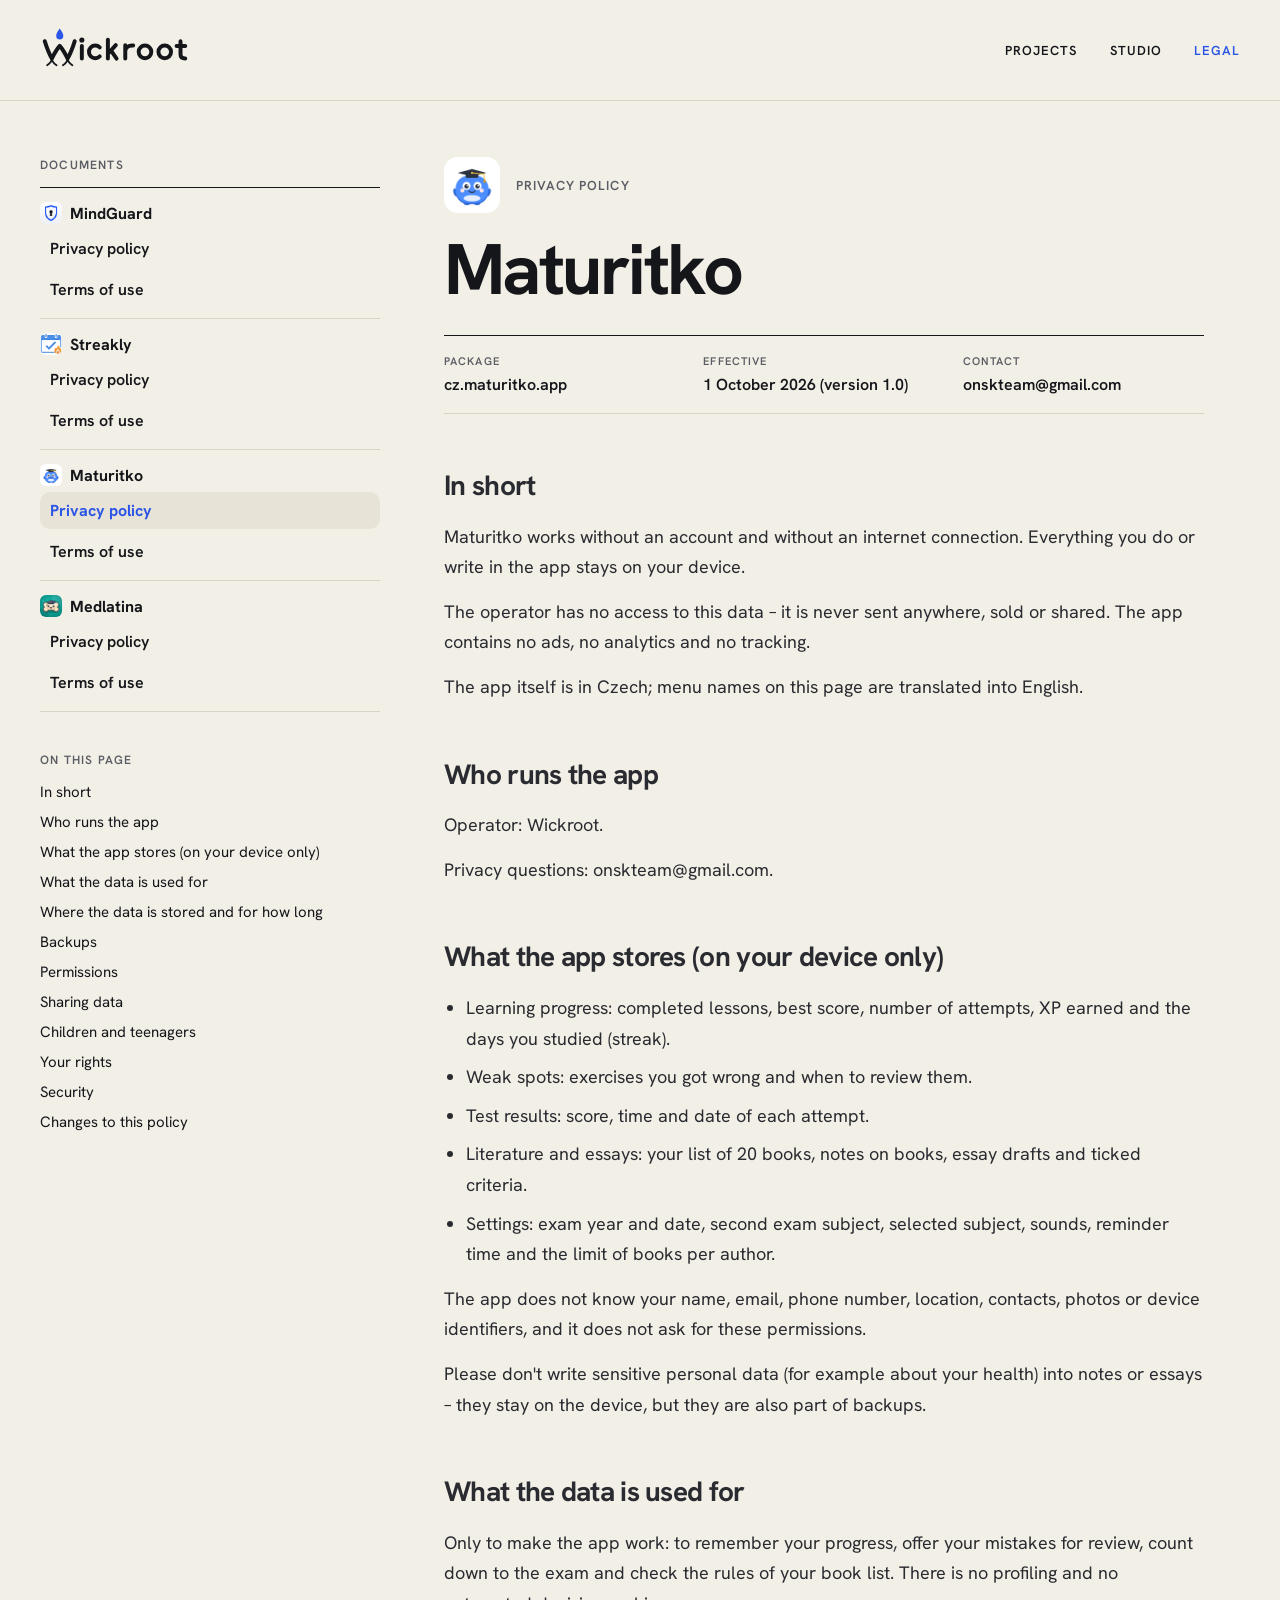
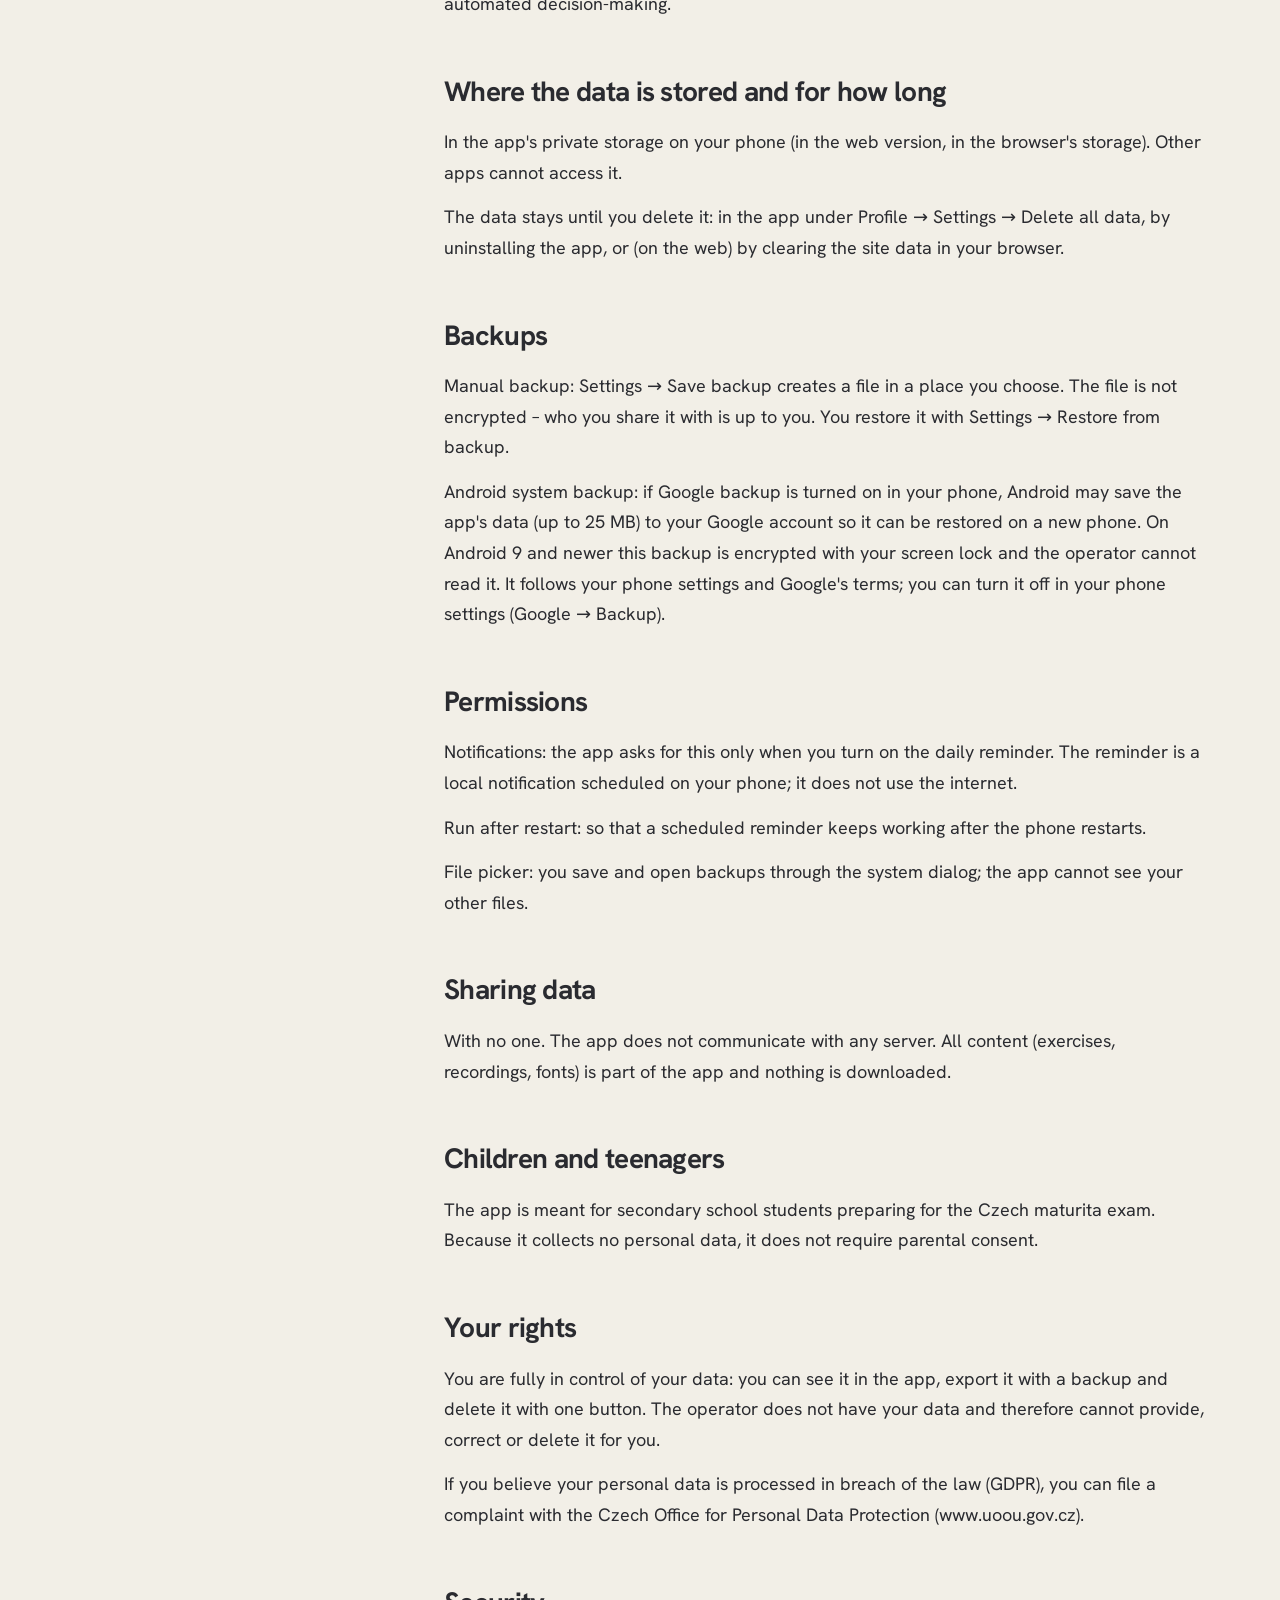
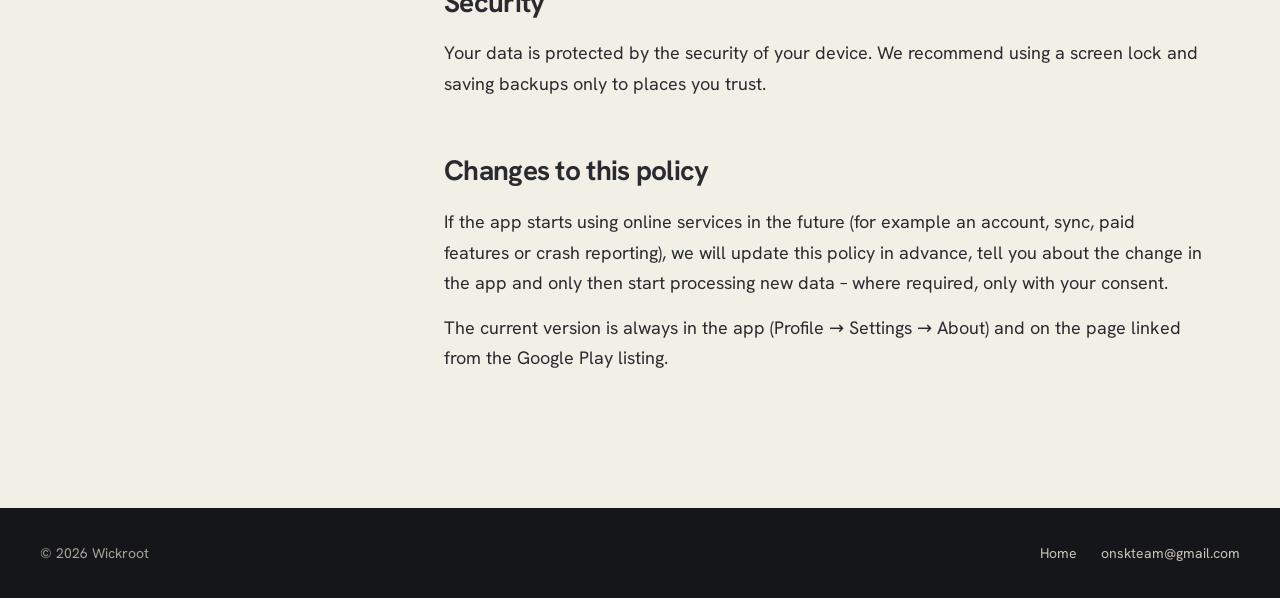
<file: privacy/maturitko/index.html>
<!doctype html>
<html lang="en">
<head>
<meta charset="utf-8">
<meta name="viewport" content="width=device-width, initial-scale=1">
<title>Maturitko privacy policy · Wickroot</title>
<meta name="description" content="Privacy policy for the Maturitko app.">
<meta property="og:type" content="website">
<meta property="og:title" content="Maturitko privacy policy · Wickroot">
<meta property="og:description" content="Privacy policy for the Maturitko app.">
<meta property="og:image" content="https://ondy27.github.io/mindguard-privacy/assets/img/og.jpg">
<meta property="og:url" content="https://ondy27.github.io/mindguard-privacy/privacy/maturitko/">
<meta name="theme-color" content="#F2EFE7">
<link rel="icon" href="../../assets/icons/favicon.svg" type="image/svg+xml">
<link rel="icon" href="../../assets/icons/favicon_32.png" sizes="32x32" type="image/png">
<link rel="apple-touch-icon" href="../../assets/icons/favicon_180.png">
<link rel="stylesheet" href="../../assets/css/site.css?v=70830abc">
</head>
<body>
<div style="background:#F2EFE7;color:#15161A;font-family:'Hanken Grotesk',system-ui,sans-serif">

<header style="max-width:1320px;margin:0 auto;padding:26px 40px;display:flex;flex-wrap:wrap;align-items:center;justify-content:space-between;gap:20px;border-bottom:1px solid #D9D4C7">
<a href="../../" aria-label="Wickroot home" style="display:block">
<svg width="150" height="43" viewBox="-6 -4 380 108" aria-hidden="true"><g class="flame"><path d="M44 2 C50 10 53 15 53 21 C53 27 49 30 44 30 C39 30 35 27 35 21 C35 15 38 10 44 2 Z" fill="#2B55E6"></path></g><g stroke="#15161A" stroke-width="10" fill="none" stroke-linecap="round" stroke-linejoin="round"><path d="M6 34 C11 50 17 66 24 78 C30 66 37 54 44 46 C51 54 58 66 64 78 C71 66 77 50 82 34"></path><path d="M100 46 V78"></path><path d="M145.3 49.7 A16 16 0 1 0 145.3 72.3"></path><path d="M166 30 V78 M168 64 L186 44 M174 58 L188 78"></path><path d="M210 44 V78 M210 60 C210 50 218 44 230 45"></path><circle cx="260" cy="61" r="16"></circle><circle cx="310" cy="61" r="16"></circle><path d="M350 34 V68 C350 75 354 78 362 78 M340 46 H362"></path></g><circle cx="100" cy="31" r="6.5" fill="#15161A"></circle><path d="M24 78 C24 86 20 90 12 95 M24 78 C25 87 30 91 36 95 M64 78 C63 87 58 91 52 95 M64 78 C64 86 68 90 76 95" stroke="#15161A" stroke-width="4.5" fill="none" stroke-linecap="round"></path></svg>
</a>
<nav aria-label="Main" style="display:flex;flex-wrap:wrap;gap:32px;font-weight:600;font-size:13px;letter-spacing:.08em;text-transform:uppercase">
<a href="../../#projects" style="color:#15161A">Projects</a><a href="../../#studio" style="color:#15161A">Studio</a><a href="../../#legal" style="color:#2B55E6">Legal</a>
</nav>
</header>

<div id="top" style="max-width:1320px;margin:0 auto;padding:56px 40px 120px;display:flex;flex-wrap:wrap;gap:64px;align-items:flex-start">

<aside style="flex:1 1 280px;max-width:340px;min-width:0">
<p style="margin:0 0 14px;font-weight:600;font-size:12px;letter-spacing:.1em;color:#5A5C63">DOCUMENTS</p>
<nav aria-label="Legal documents" style="border-top:1px solid #15161A"><div style="padding:14px 0 6px;border-bottom:1px solid #D9D4C7"><p style="margin:0 0 6px;display:flex;align-items:center;gap:8px;font-weight:700"><img src="../../assets/img/mindguard-icon.png" alt="" aria-hidden="true" style="width:22px;height:22px;border-radius:6px;">MindGuard</p><a class="doc" href="../../privacy/mindguard/" style="display:block;padding:8px 10px;margin:0 0 4px;border-radius:10px;font-weight:600;color:#15161A;">Privacy policy</a><a class="doc" href="../../terms/mindguard/" style="display:block;padding:8px 10px;margin:0 0 4px;border-radius:10px;font-weight:600;color:#15161A;">Terms of use</a></div><div style="padding:14px 0 6px;border-bottom:1px solid #D9D4C7"><p style="margin:0 0 6px;display:flex;align-items:center;gap:8px;font-weight:700"><img src="../../assets/img/streakly-icon.png" alt="" aria-hidden="true" style="width:22px;height:22px;border-radius:6px;background:#FFFFFF;">Streakly</p><a class="doc" href="../../privacy/streakly/" style="display:block;padding:8px 10px;margin:0 0 4px;border-radius:10px;font-weight:600;color:#15161A;">Privacy policy</a><a class="doc" href="../../terms/streakly/" style="display:block;padding:8px 10px;margin:0 0 4px;border-radius:10px;font-weight:600;color:#15161A;">Terms of use</a></div><div style="padding:14px 0 6px;border-bottom:1px solid #D9D4C7"><p style="margin:0 0 6px;display:flex;align-items:center;gap:8px;font-weight:700"><img src="../../assets/img/maturitko-icon.png" alt="" aria-hidden="true" style="width:22px;height:22px;border-radius:6px;background:#FFFFFF;">Maturitko</p><a class="doc" href="../../privacy/maturitko/" aria-current="page" style="display:block;padding:8px 10px;margin:0 0 4px;border-radius:10px;font-weight:700;color:#2B55E6;background:#E8E3D7">Privacy policy</a><a class="doc" href="../../terms/maturitko/" style="display:block;padding:8px 10px;margin:0 0 4px;border-radius:10px;font-weight:600;color:#15161A;">Terms of use</a></div><div style="padding:14px 0 6px;border-bottom:1px solid #D9D4C7"><p style="margin:0 0 6px;display:flex;align-items:center;gap:8px;font-weight:700"><img src="../../assets/img/medlatina-icon.png" alt="" aria-hidden="true" style="width:22px;height:22px;border-radius:6px;">Medlatina</p><a class="doc" href="../../privacy/medlatina/" style="display:block;padding:8px 10px;margin:0 0 4px;border-radius:10px;font-weight:600;color:#15161A;">Privacy policy</a><a class="doc" href="../../terms/medlatina/" style="display:block;padding:8px 10px;margin:0 0 4px;border-radius:10px;font-weight:600;color:#15161A;">Terms of use</a></div></nav>
<p style="margin:40px 0 14px;font-weight:600;font-size:12px;letter-spacing:.1em;color:#5A5C63">ON THIS PAGE</p>
<nav class="toc" aria-label="On this page" style="display:grid;gap:10px;font-size:15px"><a href="#s1" style="color:#15161A">In short</a><a href="#s2" style="color:#15161A">Who runs the app</a><a href="#s3" style="color:#15161A">What the app stores (on your device only)</a><a href="#s4" style="color:#15161A">What the data is used for</a><a href="#s5" style="color:#15161A">Where the data is stored and for how long</a><a href="#s6" style="color:#15161A">Backups</a><a href="#s7" style="color:#15161A">Permissions</a><a href="#s8" style="color:#15161A">Sharing data</a><a href="#s9" style="color:#15161A">Children and teenagers</a><a href="#s10" style="color:#15161A">Your rights</a><a href="#s11" style="color:#15161A">Security</a><a href="#s12" style="color:#15161A">Changes to this policy</a></nav>
</aside>

<article class="fade" style="flex:999 1 560px;min-width:0;max-width:760px">
<div style="display:flex;align-items:center;gap:16px;margin-bottom:22px"><img src="../../assets/img/maturitko-icon.png" alt="" aria-hidden="true" style="width:56px;height:56px;border-radius:14px;background:#FFFFFF"><span style="font-weight:600;font-size:13px;letter-spacing:.08em;color:#5A5C63">PRIVACY POLICY</span></div>
<h1 style="margin:0;font-weight:700;font-size:clamp(40px,5.6vw,76px);line-height:.95;letter-spacing:-.035em">Maturitko</h1>
<dl style="margin:32px 0 0;display:grid;grid-template-columns:repeat(auto-fit,minmax(180px,1fr));gap:18px;border-top:1px solid #15161A;border-bottom:1px solid #D9D4C7;padding:18px 0">
<div><dt style="font-weight:600;font-size:11px;letter-spacing:.1em;color:#5A5C63">PACKAGE</dt><dd style="margin:6px 0 0;font-weight:600">cz.maturitko.app</dd></div>
<div><dt style="font-weight:600;font-size:11px;letter-spacing:.1em;color:#5A5C63">EFFECTIVE</dt><dd style="margin:6px 0 0;font-weight:600">1 October 2026 (version 1.0)</dd></div>
<div><dt style="font-weight:600;font-size:11px;letter-spacing:.1em;color:#5A5C63">CONTACT</dt><dd style="margin:6px 0 0;font-weight:600"><a href="mailto:onskteam@gmail.com">onskteam@gmail.com</a></dd></div>
</dl>
<div class="prose" style="font-size:18px;line-height:1.7;color:#2A2B30;margin-top:8px">
<section id="s1"><h2>In short</h2><p>Maturitko works without an account and without an internet connection. Everything you do or write in the app stays on your device.</p><p>The operator has no access to this data – it is never sent anywhere, sold or shared. The app contains no ads, no analytics and no tracking.</p><p>The app itself is in Czech; menu names on this page are translated into English.</p></section>
<section id="s2"><h2>Who runs the app</h2><p>Operator: Wickroot.</p><p>Privacy questions: onskteam@gmail.com.</p></section>
<section id="s3"><h2>What the app stores (on your device only)</h2><ul><li>Learning progress: completed lessons, best score, number of attempts, XP earned and the days you studied (streak).</li><li>Weak spots: exercises you got wrong and when to review them.</li><li>Test results: score, time and date of each attempt.</li><li>Literature and essays: your list of 20 books, notes on books, essay drafts and ticked criteria.</li><li>Settings: exam year and date, second exam subject, selected subject, sounds, reminder time and the limit of books per author.</li></ul><p>The app does not know your name, email, phone number, location, contacts, photos or device identifiers, and it does not ask for these permissions.</p><p>Please don&#x27;t write sensitive personal data (for example about your health) into notes or essays – they stay on the device, but they are also part of backups.</p></section>
<section id="s4"><h2>What the data is used for</h2><p>Only to make the app work: to remember your progress, offer your mistakes for review, count down to the exam and check the rules of your book list. There is no profiling and no automated decision-making.</p></section>
<section id="s5"><h2>Where the data is stored and for how long</h2><p>In the app&#x27;s private storage on your phone (in the web version, in the browser&#x27;s storage). Other apps cannot access it.</p><p>The data stays until you delete it: in the app under Profile → Settings → Delete all data, by uninstalling the app, or (on the web) by clearing the site data in your browser.</p></section>
<section id="s6"><h2>Backups</h2><p>Manual backup: Settings → Save backup creates a file in a place you choose. The file is not encrypted – who you share it with is up to you. You restore it with Settings → Restore from backup.</p><p>Android system backup: if Google backup is turned on in your phone, Android may save the app&#x27;s data (up to 25 MB) to your Google account so it can be restored on a new phone. On Android 9 and newer this backup is encrypted with your screen lock and the operator cannot read it. It follows your phone settings and Google&#x27;s terms; you can turn it off in your phone settings (Google → Backup).</p></section>
<section id="s7"><h2>Permissions</h2><p>Notifications: the app asks for this only when you turn on the daily reminder. The reminder is a local notification scheduled on your phone; it does not use the internet.</p><p>Run after restart: so that a scheduled reminder keeps working after the phone restarts.</p><p>File picker: you save and open backups through the system dialog; the app cannot see your other files.</p></section>
<section id="s8"><h2>Sharing data</h2><p>With no one. The app does not communicate with any server. All content (exercises, recordings, fonts) is part of the app and nothing is downloaded.</p></section>
<section id="s9"><h2>Children and teenagers</h2><p>The app is meant for secondary school students preparing for the Czech maturita exam. Because it collects no personal data, it does not require parental consent.</p></section>
<section id="s10"><h2>Your rights</h2><p>You are fully in control of your data: you can see it in the app, export it with a backup and delete it with one button. The operator does not have your data and therefore cannot provide, correct or delete it for you.</p><p>If you believe your personal data is processed in breach of the law (GDPR), you can file a complaint with the Czech Office for Personal Data Protection (www.uoou.gov.cz).</p></section>
<section id="s11"><h2>Security</h2><p>Your data is protected by the security of your device. We recommend using a screen lock and saving backups only to places you trust.</p></section>
<section id="s12"><h2>Changes to this policy</h2><p>If the app starts using online services in the future (for example an account, sync, paid features or crash reporting), we will update this policy in advance, tell you about the change in the app and only then start processing new data – where required, only with your consent.</p><p>The current version is always in the app (Profile → Settings → About) and on the page linked from the Google Play listing.</p></section>
</div>
</article>
</div>

<footer style="background:#15161A;color:#A9A49A">
<div style="max-width:1320px;margin:0 auto;padding:36px 40px;display:flex;flex-wrap:wrap;justify-content:space-between;gap:16px;font-size:14px"><span>© 2026 Wickroot</span><span style="display:flex;gap:24px"><a href="../../" style="color:#C9C4B8">Home</a><a href="mailto:onskteam@gmail.com" style="color:#C9C4B8">onskteam@gmail.com</a></span></div>
</footer>
</div>
</body>
</html>
</file>
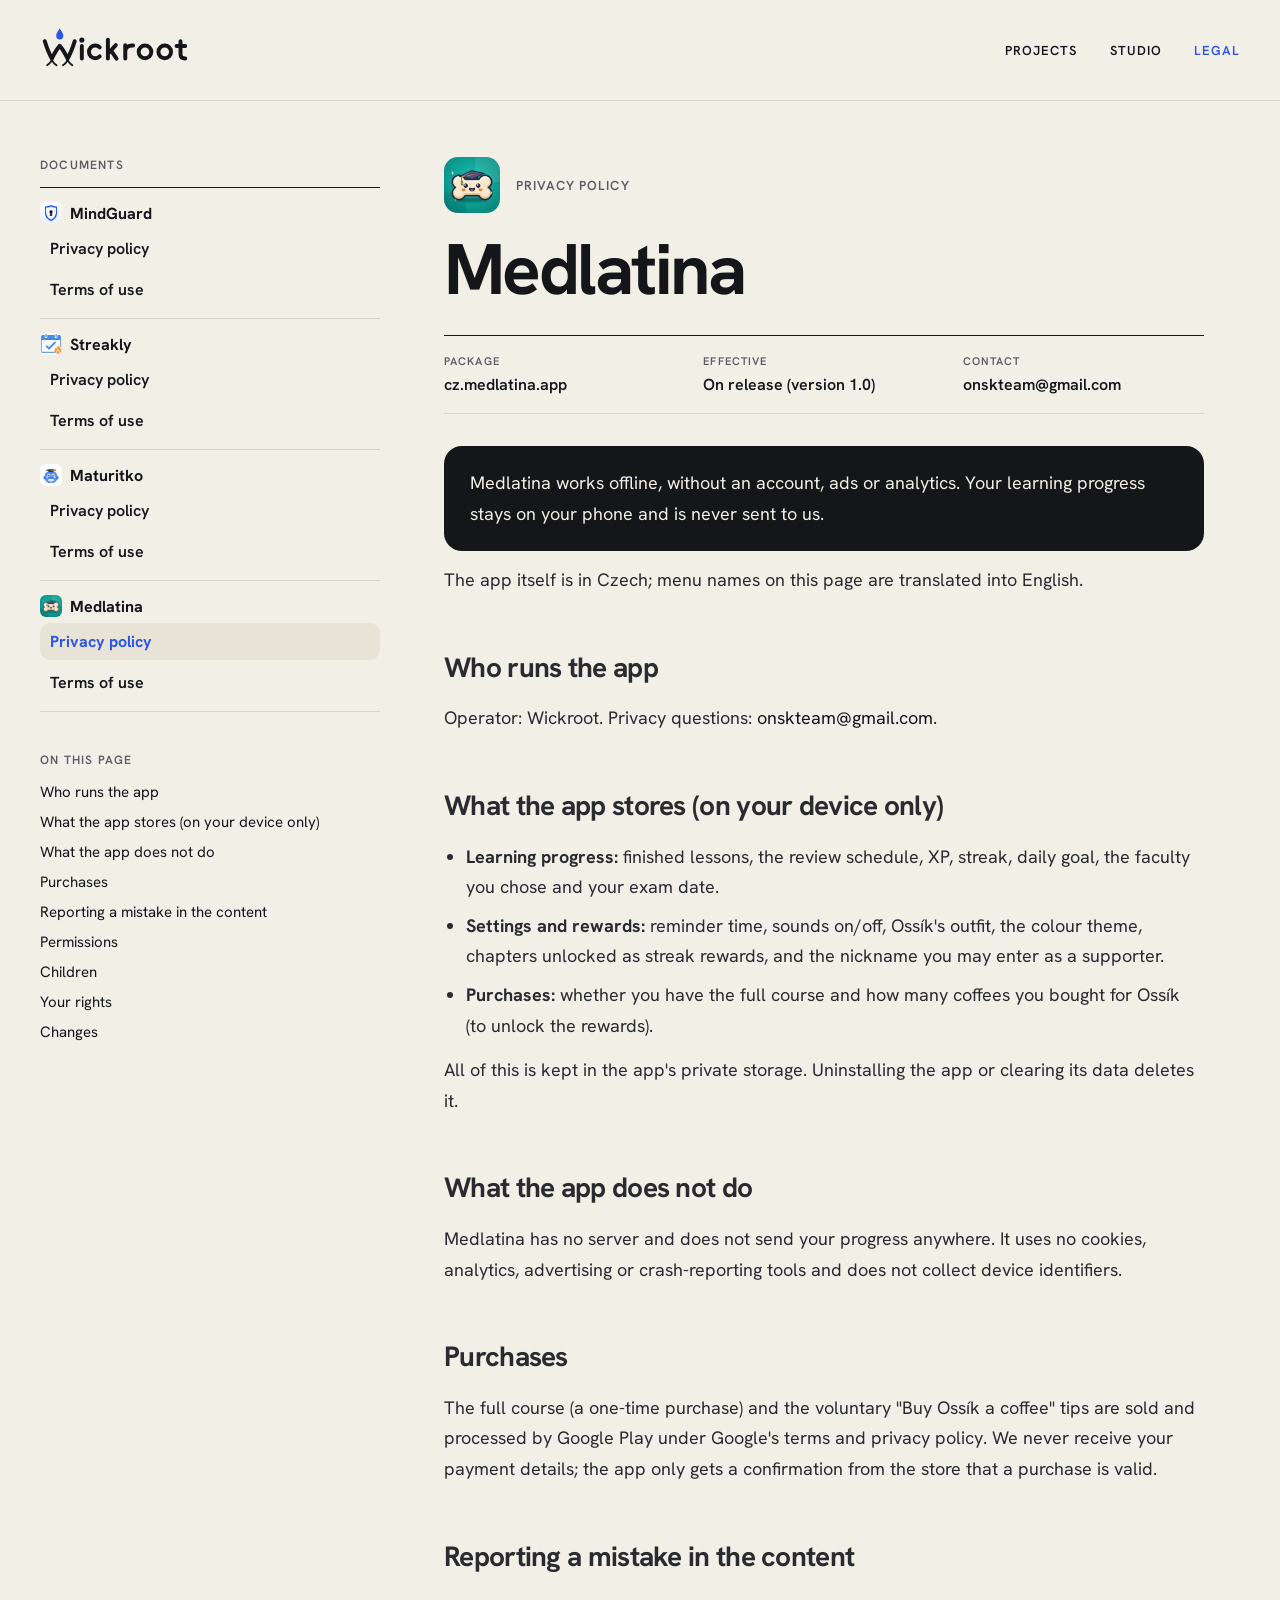
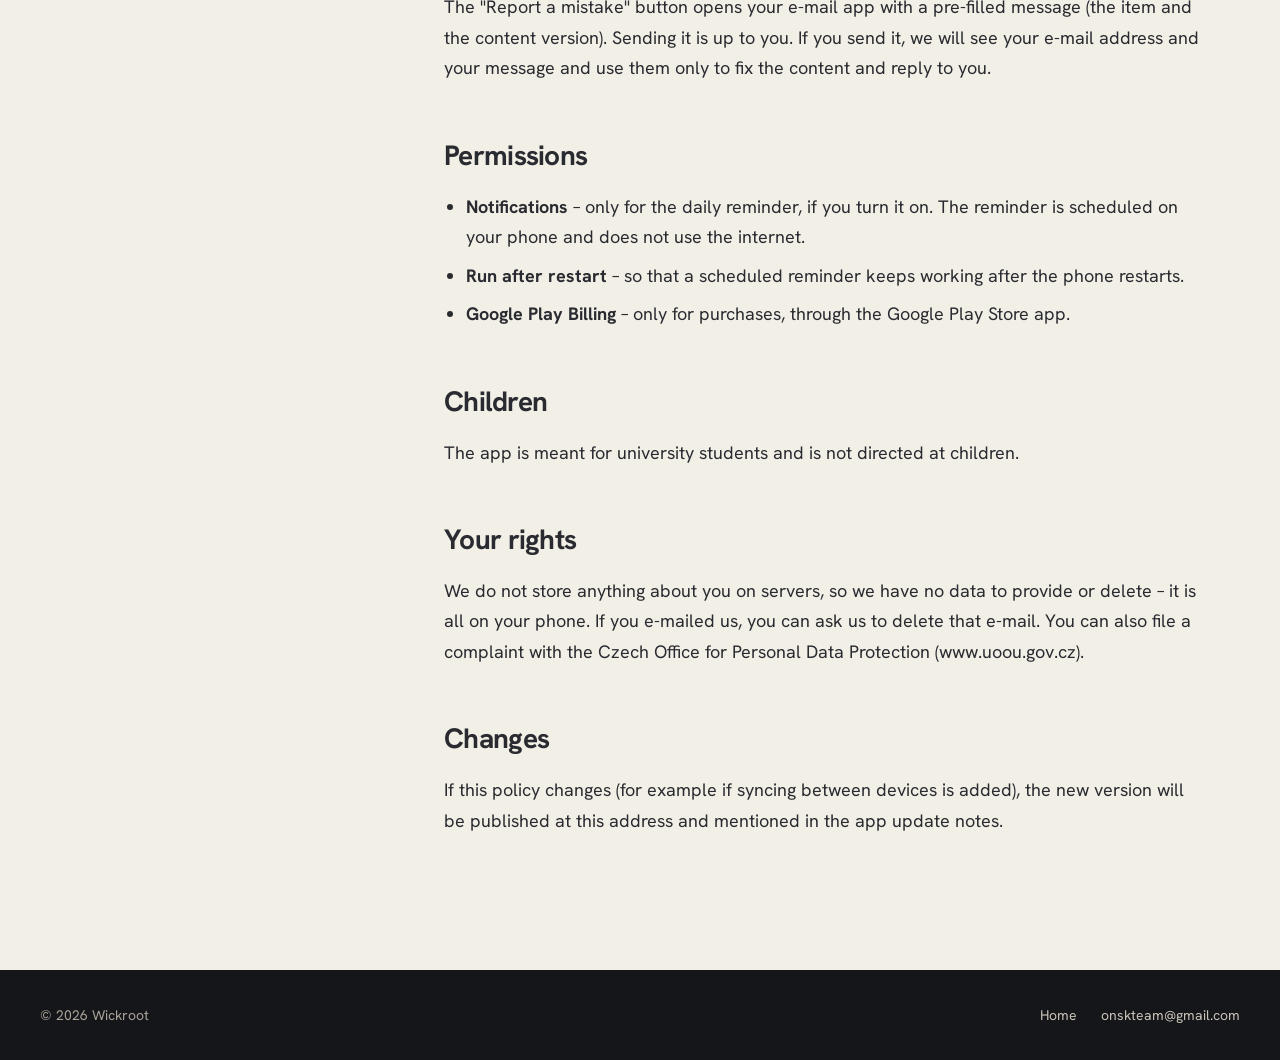
<file: privacy/medlatina/index.html>
<!doctype html>
<html lang="en">
<head>
<meta charset="utf-8">
<meta name="viewport" content="width=device-width, initial-scale=1">
<title>Medlatina privacy policy · Wickroot</title>
<meta name="description" content="Privacy policy for the Medlatina app.">
<meta property="og:type" content="website">
<meta property="og:title" content="Medlatina privacy policy · Wickroot">
<meta property="og:description" content="Privacy policy for the Medlatina app.">
<meta property="og:image" content="https://ondy27.github.io/mindguard-privacy/assets/img/og.jpg">
<meta property="og:url" content="https://ondy27.github.io/mindguard-privacy/privacy/medlatina/">
<meta name="theme-color" content="#F2EFE7">
<link rel="icon" href="../../assets/icons/favicon.svg" type="image/svg+xml">
<link rel="icon" href="../../assets/icons/favicon_32.png" sizes="32x32" type="image/png">
<link rel="apple-touch-icon" href="../../assets/icons/favicon_180.png">
<link rel="stylesheet" href="../../assets/css/site.css?v=70830abc">
</head>
<body>
<div style="background:#F2EFE7;color:#15161A;font-family:'Hanken Grotesk',system-ui,sans-serif">

<header style="max-width:1320px;margin:0 auto;padding:26px 40px;display:flex;flex-wrap:wrap;align-items:center;justify-content:space-between;gap:20px;border-bottom:1px solid #D9D4C7">
<a href="../../" aria-label="Wickroot home" style="display:block">
<svg width="150" height="43" viewBox="-6 -4 380 108" aria-hidden="true"><g class="flame"><path d="M44 2 C50 10 53 15 53 21 C53 27 49 30 44 30 C39 30 35 27 35 21 C35 15 38 10 44 2 Z" fill="#2B55E6"></path></g><g stroke="#15161A" stroke-width="10" fill="none" stroke-linecap="round" stroke-linejoin="round"><path d="M6 34 C11 50 17 66 24 78 C30 66 37 54 44 46 C51 54 58 66 64 78 C71 66 77 50 82 34"></path><path d="M100 46 V78"></path><path d="M145.3 49.7 A16 16 0 1 0 145.3 72.3"></path><path d="M166 30 V78 M168 64 L186 44 M174 58 L188 78"></path><path d="M210 44 V78 M210 60 C210 50 218 44 230 45"></path><circle cx="260" cy="61" r="16"></circle><circle cx="310" cy="61" r="16"></circle><path d="M350 34 V68 C350 75 354 78 362 78 M340 46 H362"></path></g><circle cx="100" cy="31" r="6.5" fill="#15161A"></circle><path d="M24 78 C24 86 20 90 12 95 M24 78 C25 87 30 91 36 95 M64 78 C63 87 58 91 52 95 M64 78 C64 86 68 90 76 95" stroke="#15161A" stroke-width="4.5" fill="none" stroke-linecap="round"></path></svg>
</a>
<nav aria-label="Main" style="display:flex;flex-wrap:wrap;gap:32px;font-weight:600;font-size:13px;letter-spacing:.08em;text-transform:uppercase">
<a href="../../#projects" style="color:#15161A">Projects</a><a href="../../#studio" style="color:#15161A">Studio</a><a href="../../#legal" style="color:#2B55E6">Legal</a>
</nav>
</header>

<div id="top" style="max-width:1320px;margin:0 auto;padding:56px 40px 120px;display:flex;flex-wrap:wrap;gap:64px;align-items:flex-start">

<aside style="flex:1 1 280px;max-width:340px;min-width:0">
<p style="margin:0 0 14px;font-weight:600;font-size:12px;letter-spacing:.1em;color:#5A5C63">DOCUMENTS</p>
<nav aria-label="Legal documents" style="border-top:1px solid #15161A"><div style="padding:14px 0 6px;border-bottom:1px solid #D9D4C7"><p style="margin:0 0 6px;display:flex;align-items:center;gap:8px;font-weight:700"><img src="../../assets/img/mindguard-icon.png" alt="" aria-hidden="true" style="width:22px;height:22px;border-radius:6px;">MindGuard</p><a class="doc" href="../../privacy/mindguard/" style="display:block;padding:8px 10px;margin:0 0 4px;border-radius:10px;font-weight:600;color:#15161A;">Privacy policy</a><a class="doc" href="../../terms/mindguard/" style="display:block;padding:8px 10px;margin:0 0 4px;border-radius:10px;font-weight:600;color:#15161A;">Terms of use</a></div><div style="padding:14px 0 6px;border-bottom:1px solid #D9D4C7"><p style="margin:0 0 6px;display:flex;align-items:center;gap:8px;font-weight:700"><img src="../../assets/img/streakly-icon.png" alt="" aria-hidden="true" style="width:22px;height:22px;border-radius:6px;background:#FFFFFF;">Streakly</p><a class="doc" href="../../privacy/streakly/" style="display:block;padding:8px 10px;margin:0 0 4px;border-radius:10px;font-weight:600;color:#15161A;">Privacy policy</a><a class="doc" href="../../terms/streakly/" style="display:block;padding:8px 10px;margin:0 0 4px;border-radius:10px;font-weight:600;color:#15161A;">Terms of use</a></div><div style="padding:14px 0 6px;border-bottom:1px solid #D9D4C7"><p style="margin:0 0 6px;display:flex;align-items:center;gap:8px;font-weight:700"><img src="../../assets/img/maturitko-icon.png" alt="" aria-hidden="true" style="width:22px;height:22px;border-radius:6px;background:#FFFFFF;">Maturitko</p><a class="doc" href="../../privacy/maturitko/" style="display:block;padding:8px 10px;margin:0 0 4px;border-radius:10px;font-weight:600;color:#15161A;">Privacy policy</a><a class="doc" href="../../terms/maturitko/" style="display:block;padding:8px 10px;margin:0 0 4px;border-radius:10px;font-weight:600;color:#15161A;">Terms of use</a></div><div style="padding:14px 0 6px;border-bottom:1px solid #D9D4C7"><p style="margin:0 0 6px;display:flex;align-items:center;gap:8px;font-weight:700"><img src="../../assets/img/medlatina-icon.png" alt="" aria-hidden="true" style="width:22px;height:22px;border-radius:6px;">Medlatina</p><a class="doc" href="../../privacy/medlatina/" aria-current="page" style="display:block;padding:8px 10px;margin:0 0 4px;border-radius:10px;font-weight:700;color:#2B55E6;background:#E8E3D7">Privacy policy</a><a class="doc" href="../../terms/medlatina/" style="display:block;padding:8px 10px;margin:0 0 4px;border-radius:10px;font-weight:600;color:#15161A;">Terms of use</a></div></nav>
<p style="margin:40px 0 14px;font-weight:600;font-size:12px;letter-spacing:.1em;color:#5A5C63">ON THIS PAGE</p>
<nav class="toc" aria-label="On this page" style="display:grid;gap:10px;font-size:15px"><a href="#s1" style="color:#15161A">Who runs the app</a><a href="#s2" style="color:#15161A">What the app stores (on your device only)</a><a href="#s3" style="color:#15161A">What the app does not do</a><a href="#s4" style="color:#15161A">Purchases</a><a href="#s5" style="color:#15161A">Reporting a mistake in the content</a><a href="#s6" style="color:#15161A">Permissions</a><a href="#s7" style="color:#15161A">Children</a><a href="#s8" style="color:#15161A">Your rights</a><a href="#s9" style="color:#15161A">Changes</a></nav>
</aside>

<article class="fade" style="flex:999 1 560px;min-width:0;max-width:760px">
<div style="display:flex;align-items:center;gap:16px;margin-bottom:22px"><img src="../../assets/img/medlatina-icon.png" alt="" aria-hidden="true" style="width:56px;height:56px;border-radius:14px;"><span style="font-weight:600;font-size:13px;letter-spacing:.08em;color:#5A5C63">PRIVACY POLICY</span></div>
<h1 style="margin:0;font-weight:700;font-size:clamp(40px,5.6vw,76px);line-height:.95;letter-spacing:-.035em">Medlatina</h1>
<dl style="margin:32px 0 0;display:grid;grid-template-columns:repeat(auto-fit,minmax(180px,1fr));gap:18px;border-top:1px solid #15161A;border-bottom:1px solid #D9D4C7;padding:18px 0">
<div><dt style="font-weight:600;font-size:11px;letter-spacing:.1em;color:#5A5C63">PACKAGE</dt><dd style="margin:6px 0 0;font-weight:600">cz.medlatina.app</dd></div>
<div><dt style="font-weight:600;font-size:11px;letter-spacing:.1em;color:#5A5C63">EFFECTIVE</dt><dd style="margin:6px 0 0;font-weight:600">On release (version 1.0)</dd></div>
<div><dt style="font-weight:600;font-size:11px;letter-spacing:.1em;color:#5A5C63">CONTACT</dt><dd style="margin:6px 0 0;font-weight:600"><a href="mailto:onskteam@gmail.com">onskteam@gmail.com</a></dd></div>
</dl>
<div class="prose" style="font-size:18px;line-height:1.7;color:#2A2B30;margin-top:8px"><p class="lead-box" style="margin-top:32px;background:#15161A;color:#F2EFE7;border-radius:18px;padding:22px 26px">Medlatina works offline, without an account, ads or analytics. Your learning progress stays on your phone and is never sent to us.</p><p>The app itself is in Czech; menu names on this page are translated into English.</p><section id="s1"><h2>Who runs the app</h2><p>Operator: Wickroot. Privacy questions: <a href="mailto:onskteam@gmail.com">onskteam@gmail.com</a>.</p></section><section id="s2"><h2>What the app stores (on your device only)</h2><ul><li><b>Learning progress:</b> finished lessons, the review schedule, XP, streak, daily goal, the faculty you chose and your exam date.</li><li><b>Settings and rewards:</b> reminder time, sounds on/off, Ossík&#x27;s outfit, the colour theme, chapters unlocked as streak rewards, and the nickname you may enter as a supporter.</li><li><b>Purchases:</b> whether you have the full course and how many coffees you bought for Ossík (to unlock the rewards).</li></ul><p>All of this is kept in the app&#x27;s private storage. Uninstalling the app or clearing its data deletes it.</p></section><section id="s3"><h2>What the app does not do</h2><p>Medlatina has no server and does not send your progress anywhere. It uses no cookies, analytics, advertising or crash-reporting tools and does not collect device identifiers.</p></section><section id="s4"><h2>Purchases</h2><p>The full course (a one-time purchase) and the voluntary &quot;Buy Ossík a coffee&quot; tips are sold and processed by Google Play under Google&#x27;s terms and privacy policy. We never receive your payment details; the app only gets a confirmation from the store that a purchase is valid.</p></section><section id="s5"><h2>Reporting a mistake in the content</h2><p>The &quot;Report a mistake&quot; button opens your e-mail app with a pre-filled message (the item and the content version). Sending it is up to you. If you send it, we will see your e-mail address and your message and use them only to fix the content and reply to you.</p></section><section id="s6"><h2>Permissions</h2><ul><li><b>Notifications</b> – only for the daily reminder, if you turn it on. The reminder is scheduled on your phone and does not use the internet.</li><li><b>Run after restart</b> – so that a scheduled reminder keeps working after the phone restarts.</li><li><b>Google Play Billing</b> – only for purchases, through the Google Play Store app.</li></ul></section><section id="s7"><h2>Children</h2><p>The app is meant for university students and is not directed at children.</p></section><section id="s8"><h2>Your rights</h2><p>We do not store anything about you on servers, so we have no data to provide or delete – it is all on your phone. If you e-mailed us, you can ask us to delete that e-mail. You can also file a complaint with the Czech Office for Personal Data Protection (www.uoou.gov.cz).</p></section><section id="s9"><h2>Changes</h2><p>If this policy changes (for example if syncing between devices is added), the new version will be published at this address and mentioned in the app update notes.</p></section></div>
</article>
</div>

<footer style="background:#15161A;color:#A9A49A">
<div style="max-width:1320px;margin:0 auto;padding:36px 40px;display:flex;flex-wrap:wrap;justify-content:space-between;gap:16px;font-size:14px"><span>© 2026 Wickroot</span><span style="display:flex;gap:24px"><a href="../../" style="color:#C9C4B8">Home</a><a href="mailto:onskteam@gmail.com" style="color:#C9C4B8">onskteam@gmail.com</a></span></div>
</footer>
</div>
</body>
</html>
</file>
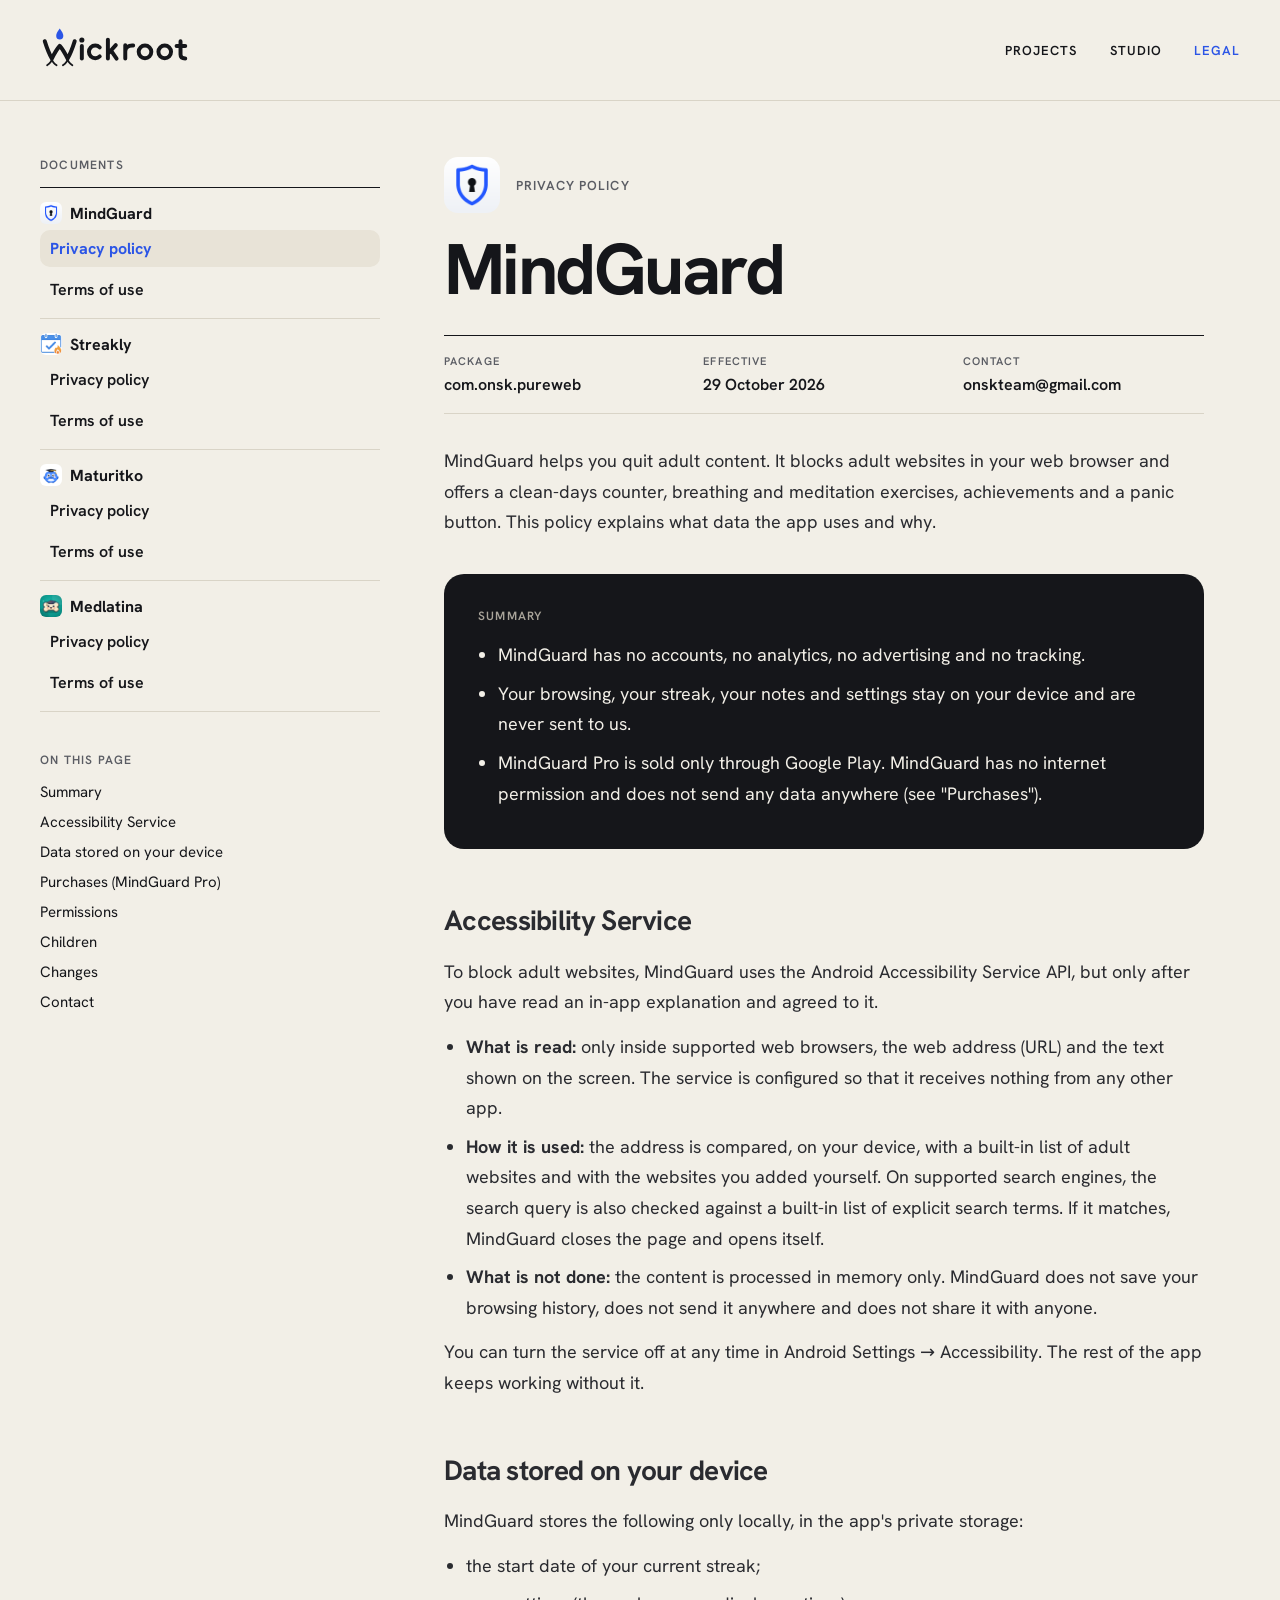
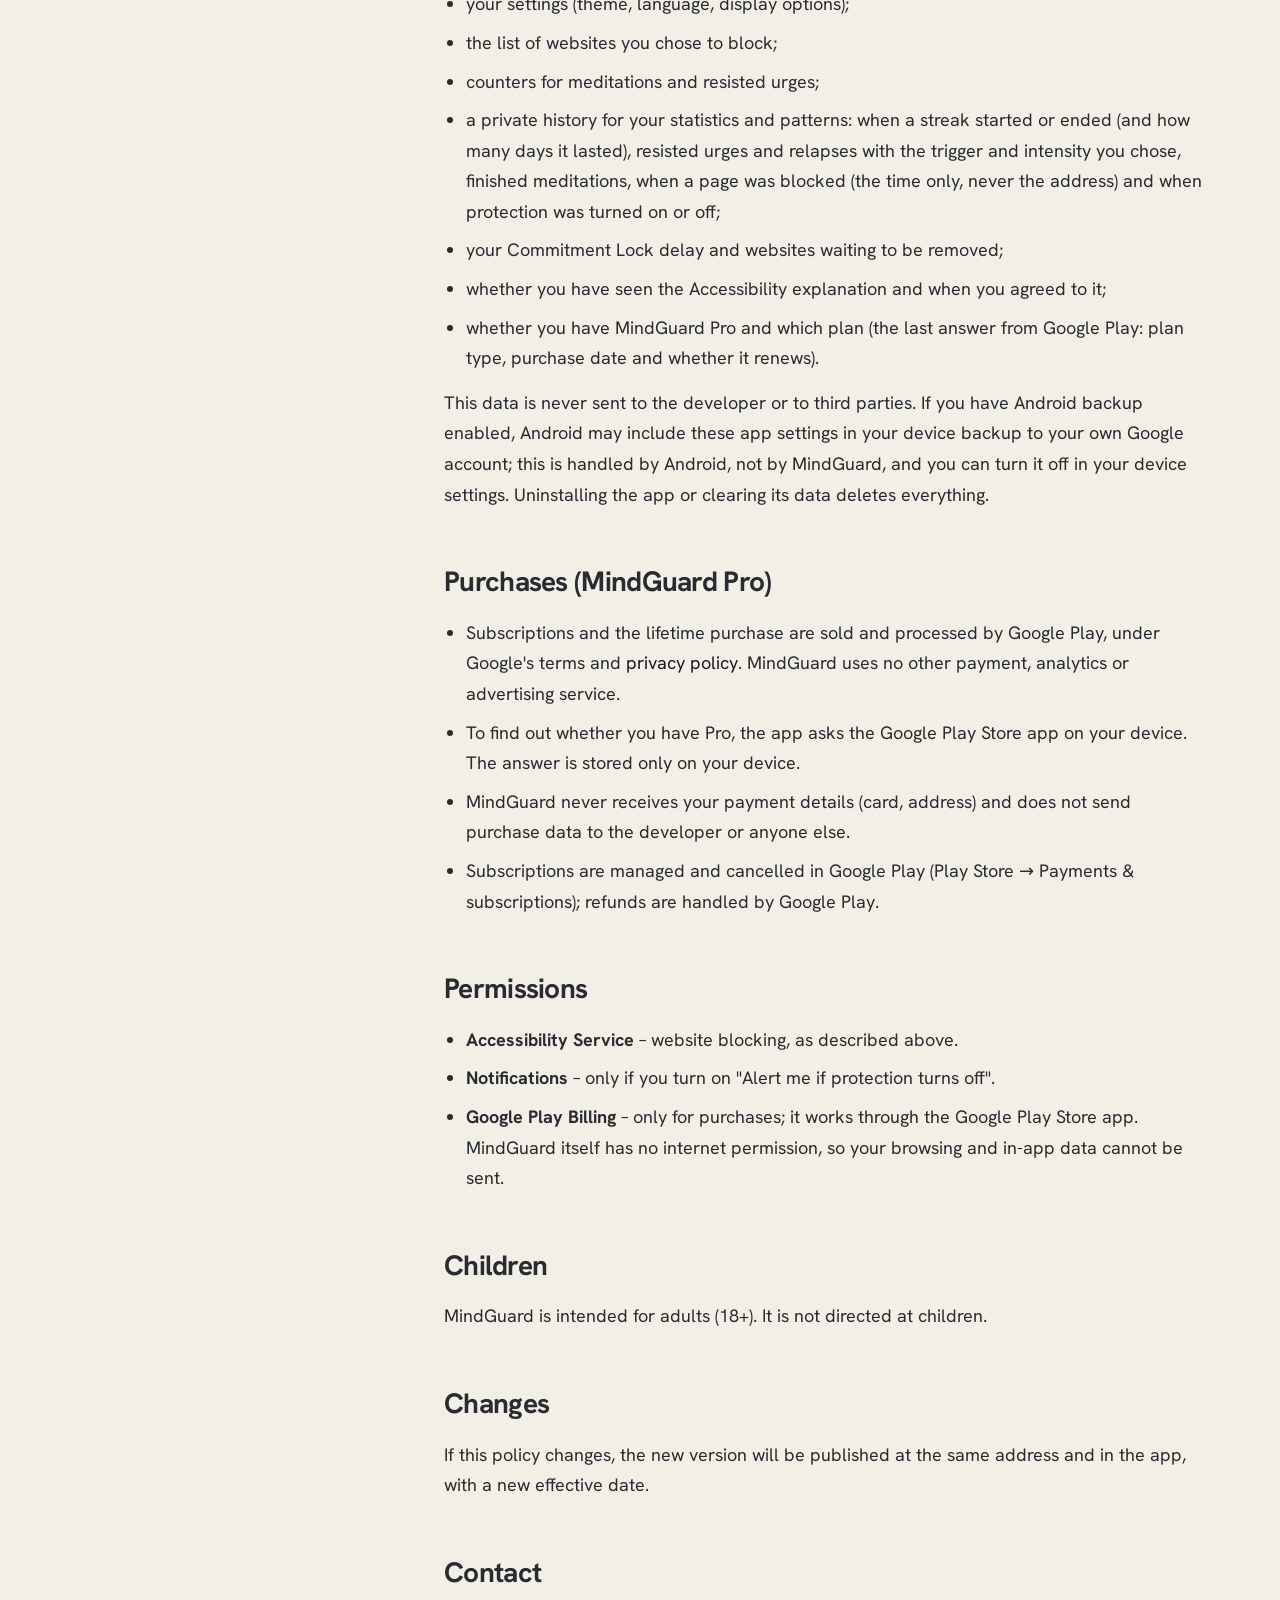
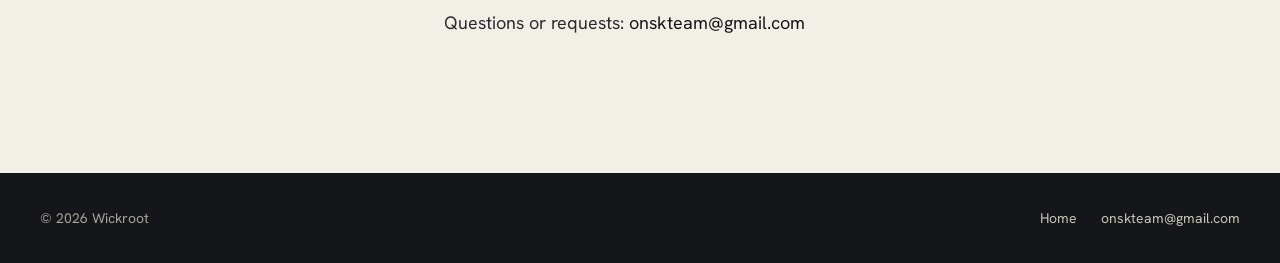
<file: privacy/mindguard/index.html>
<!doctype html>
<html lang="en">
<head>
<meta charset="utf-8">
<meta name="viewport" content="width=device-width, initial-scale=1">
<title>MindGuard privacy policy · Wickroot</title>
<meta name="description" content="How MindGuard handles your data: no accounts, no analytics, no ads, everything stays on your device.">
<meta property="og:type" content="website">
<meta property="og:title" content="MindGuard privacy policy · Wickroot">
<meta property="og:description" content="How MindGuard handles your data: no accounts, no analytics, no ads, everything stays on your device.">
<meta property="og:image" content="https://ondy27.github.io/mindguard-privacy/assets/img/og.jpg">
<meta property="og:url" content="https://ondy27.github.io/mindguard-privacy/privacy/mindguard/">
<meta name="theme-color" content="#F2EFE7">
<link rel="icon" href="../../assets/icons/favicon.svg" type="image/svg+xml">
<link rel="icon" href="../../assets/icons/favicon_32.png" sizes="32x32" type="image/png">
<link rel="apple-touch-icon" href="../../assets/icons/favicon_180.png">
<link rel="stylesheet" href="../../assets/css/site.css?v=70830abc">
</head>
<body>
<div style="background:#F2EFE7;color:#15161A;font-family:'Hanken Grotesk',system-ui,sans-serif">

<header style="max-width:1320px;margin:0 auto;padding:26px 40px;display:flex;flex-wrap:wrap;align-items:center;justify-content:space-between;gap:20px;border-bottom:1px solid #D9D4C7">
<a href="../../" aria-label="Wickroot home" style="display:block">
<svg width="150" height="43" viewBox="-6 -4 380 108" aria-hidden="true"><g class="flame"><path d="M44 2 C50 10 53 15 53 21 C53 27 49 30 44 30 C39 30 35 27 35 21 C35 15 38 10 44 2 Z" fill="#2B55E6"></path></g><g stroke="#15161A" stroke-width="10" fill="none" stroke-linecap="round" stroke-linejoin="round"><path d="M6 34 C11 50 17 66 24 78 C30 66 37 54 44 46 C51 54 58 66 64 78 C71 66 77 50 82 34"></path><path d="M100 46 V78"></path><path d="M145.3 49.7 A16 16 0 1 0 145.3 72.3"></path><path d="M166 30 V78 M168 64 L186 44 M174 58 L188 78"></path><path d="M210 44 V78 M210 60 C210 50 218 44 230 45"></path><circle cx="260" cy="61" r="16"></circle><circle cx="310" cy="61" r="16"></circle><path d="M350 34 V68 C350 75 354 78 362 78 M340 46 H362"></path></g><circle cx="100" cy="31" r="6.5" fill="#15161A"></circle><path d="M24 78 C24 86 20 90 12 95 M24 78 C25 87 30 91 36 95 M64 78 C63 87 58 91 52 95 M64 78 C64 86 68 90 76 95" stroke="#15161A" stroke-width="4.5" fill="none" stroke-linecap="round"></path></svg>
</a>
<nav aria-label="Main" style="display:flex;flex-wrap:wrap;gap:32px;font-weight:600;font-size:13px;letter-spacing:.08em;text-transform:uppercase">
<a href="../../#projects" style="color:#15161A">Projects</a><a href="../../#studio" style="color:#15161A">Studio</a><a href="../../#legal" style="color:#2B55E6">Legal</a>
</nav>
</header>

<div id="top" style="max-width:1320px;margin:0 auto;padding:56px 40px 120px;display:flex;flex-wrap:wrap;gap:64px;align-items:flex-start">

<aside style="flex:1 1 280px;max-width:340px;min-width:0">
<p style="margin:0 0 14px;font-weight:600;font-size:12px;letter-spacing:.1em;color:#5A5C63">DOCUMENTS</p>
<nav aria-label="Legal documents" style="border-top:1px solid #15161A"><div style="padding:14px 0 6px;border-bottom:1px solid #D9D4C7"><p style="margin:0 0 6px;display:flex;align-items:center;gap:8px;font-weight:700"><img src="../../assets/img/mindguard-icon.png" alt="" aria-hidden="true" style="width:22px;height:22px;border-radius:6px;">MindGuard</p><a class="doc" href="../../privacy/mindguard/" aria-current="page" style="display:block;padding:8px 10px;margin:0 0 4px;border-radius:10px;font-weight:700;color:#2B55E6;background:#E8E3D7">Privacy policy</a><a class="doc" href="../../terms/mindguard/" style="display:block;padding:8px 10px;margin:0 0 4px;border-radius:10px;font-weight:600;color:#15161A;">Terms of use</a></div><div style="padding:14px 0 6px;border-bottom:1px solid #D9D4C7"><p style="margin:0 0 6px;display:flex;align-items:center;gap:8px;font-weight:700"><img src="../../assets/img/streakly-icon.png" alt="" aria-hidden="true" style="width:22px;height:22px;border-radius:6px;background:#FFFFFF;">Streakly</p><a class="doc" href="../../privacy/streakly/" style="display:block;padding:8px 10px;margin:0 0 4px;border-radius:10px;font-weight:600;color:#15161A;">Privacy policy</a><a class="doc" href="../../terms/streakly/" style="display:block;padding:8px 10px;margin:0 0 4px;border-radius:10px;font-weight:600;color:#15161A;">Terms of use</a></div><div style="padding:14px 0 6px;border-bottom:1px solid #D9D4C7"><p style="margin:0 0 6px;display:flex;align-items:center;gap:8px;font-weight:700"><img src="../../assets/img/maturitko-icon.png" alt="" aria-hidden="true" style="width:22px;height:22px;border-radius:6px;background:#FFFFFF;">Maturitko</p><a class="doc" href="../../privacy/maturitko/" style="display:block;padding:8px 10px;margin:0 0 4px;border-radius:10px;font-weight:600;color:#15161A;">Privacy policy</a><a class="doc" href="../../terms/maturitko/" style="display:block;padding:8px 10px;margin:0 0 4px;border-radius:10px;font-weight:600;color:#15161A;">Terms of use</a></div><div style="padding:14px 0 6px;border-bottom:1px solid #D9D4C7"><p style="margin:0 0 6px;display:flex;align-items:center;gap:8px;font-weight:700"><img src="../../assets/img/medlatina-icon.png" alt="" aria-hidden="true" style="width:22px;height:22px;border-radius:6px;">Medlatina</p><a class="doc" href="../../privacy/medlatina/" style="display:block;padding:8px 10px;margin:0 0 4px;border-radius:10px;font-weight:600;color:#15161A;">Privacy policy</a><a class="doc" href="../../terms/medlatina/" style="display:block;padding:8px 10px;margin:0 0 4px;border-radius:10px;font-weight:600;color:#15161A;">Terms of use</a></div></nav>
<p style="margin:40px 0 14px;font-weight:600;font-size:12px;letter-spacing:.1em;color:#5A5C63">ON THIS PAGE</p>
<nav class="toc" aria-label="On this page" style="display:grid;gap:10px;font-size:15px">
<a href="#summary" style="color:#15161A">Summary</a><a href="#accessibility" style="color:#15161A">Accessibility Service</a><a href="#data" style="color:#15161A">Data stored on your device</a><a href="#purchases" style="color:#15161A">Purchases (MindGuard Pro)</a><a href="#permissions" style="color:#15161A">Permissions</a><a href="#children" style="color:#15161A">Children</a><a href="#changes" style="color:#15161A">Changes</a><a href="#contact" style="color:#15161A">Contact</a>
</nav>
</aside>

<article class="fade" style="flex:999 1 560px;min-width:0;max-width:760px">
<div style="display:flex;align-items:center;gap:16px;margin-bottom:22px"><img src="../../assets/img/mindguard-icon.png" alt="" aria-hidden="true" style="width:56px;height:56px;border-radius:14px"><span style="font-weight:600;font-size:13px;letter-spacing:.08em;color:#5A5C63">PRIVACY POLICY</span></div>
<h1 style="margin:0;font-weight:700;font-size:clamp(40px,5.6vw,76px);line-height:.95;letter-spacing:-.035em">MindGuard</h1>
<dl style="margin:32px 0 0;display:grid;grid-template-columns:repeat(auto-fit,minmax(180px,1fr));gap:18px;border-top:1px solid #15161A;border-bottom:1px solid #D9D4C7;padding:18px 0">
<div><dt style="font-weight:600;font-size:11px;letter-spacing:.1em;color:#5A5C63">PACKAGE</dt><dd style="margin:6px 0 0;font-weight:600">com.onsk.pureweb</dd></div>
<div><dt style="font-weight:600;font-size:11px;letter-spacing:.1em;color:#5A5C63">EFFECTIVE</dt><dd style="margin:6px 0 0;font-weight:600">29 October 2026</dd></div>
<div><dt style="font-weight:600;font-size:11px;letter-spacing:.1em;color:#5A5C63">CONTACT</dt><dd style="margin:6px 0 0;font-weight:600"><a href="mailto:onskteam@gmail.com">onskteam@gmail.com</a></dd></div>
</dl>
<div class="prose" style="font-size:18px;line-height:1.7;color:#2A2B30">
<p style="margin-top:32px">MindGuard helps you quit adult content. It blocks adult websites in your web browser and offers a clean-days counter, breathing and meditation exercises, achievements and a panic button. This policy explains what data the app uses and why.</p>

<section id="summary" style="margin-top:36px;background:#15161A;color:#F2EFE7;border-radius:20px;padding:32px 34px">
<p style="margin:0 0 14px;font-weight:600;font-size:12px;letter-spacing:.1em;color:#A9A49A">SUMMARY</p>
<ul style="margin:0;padding-left:20px">
<li>MindGuard has no accounts, no analytics, no advertising and no tracking.</li>
<li>Your browsing, your streak, your notes and settings stay on your device and are never sent to us.</li>
<li>MindGuard Pro is sold only through Google Play. MindGuard has no internet permission and does not send any data anywhere (see "Purchases").</li>
</ul>
</section>

<section id="accessibility">
<h2>Accessibility Service</h2>
<p>To block adult websites, MindGuard uses the Android Accessibility Service API, but only after you have read an in-app explanation and agreed to it.</p>
<ul>
<li><b>What is read:</b> only inside supported web browsers, the web address (URL) and the text shown on the screen. The service is configured so that it receives nothing from any other app.</li>
<li><b>How it is used:</b> the address is compared, on your device, with a built-in list of adult websites and with the websites you added yourself. On supported search engines, the search query is also checked against a built-in list of explicit search terms. If it matches, MindGuard closes the page and opens itself.</li>
<li><b>What is not done:</b> the content is processed in memory only. MindGuard does not save your browsing history, does not send it anywhere and does not share it with anyone.</li>
</ul>
<p>You can turn the service off at any time in Android Settings → Accessibility. The rest of the app keeps working without it.</p>
</section>

<section id="data">
<h2>Data stored on your device</h2>
<p>MindGuard stores the following only locally, in the app's private storage:</p>
<ul>
<li>the start date of your current streak;</li>
<li>your settings (theme, language, display options);</li>
<li>the list of websites you chose to block;</li>
<li>counters for meditations and resisted urges;</li>
<li>a private history for your statistics and patterns: when a streak started or ended (and how many days it lasted), resisted urges and relapses with the trigger and intensity you chose, finished meditations, when a page was blocked (the time only, never the address) and when protection was turned on or off;</li>
<li>your Commitment Lock delay and websites waiting to be removed;</li>
<li>whether you have seen the Accessibility explanation and when you agreed to it;</li>
<li>whether you have MindGuard Pro and which plan (the last answer from Google Play: plan type, purchase date and whether it renews).</li>
</ul>
<p>This data is never sent to the developer or to third parties. If you have Android backup enabled, Android may include these app settings in your device backup to your own Google account; this is handled by Android, not by MindGuard, and you can turn it off in your device settings. Uninstalling the app or clearing its data deletes everything.</p>
</section>

<section id="purchases">
<h2>Purchases (MindGuard Pro)</h2>
<ul>
<li>Subscriptions and the lifetime purchase are sold and processed by Google Play, under Google's terms and <a href="https://policies.google.com/privacy">privacy policy</a>. MindGuard uses no other payment, analytics or advertising service.</li>
<li>To find out whether you have Pro, the app asks the Google Play Store app on your device. The answer is stored only on your device.</li>
<li>MindGuard never receives your payment details (card, address) and does not send purchase data to the developer or anyone else.</li>
<li>Subscriptions are managed and cancelled in Google Play (Play Store → Payments &amp; subscriptions); refunds are handled by Google Play.</li>
</ul>
</section>

<section id="permissions">
<h2>Permissions</h2>
<ul>
<li><b>Accessibility Service</b> – website blocking, as described above.</li>
<li><b>Notifications</b> – only if you turn on "Alert me if protection turns off".</li>
<li><b>Google Play Billing</b> – only for purchases; it works through the Google Play Store app. MindGuard itself has no internet permission, so your browsing and in-app data cannot be sent.</li>
</ul>
</section>

<section id="children"><h2>Children</h2><p>MindGuard is intended for adults (18+). It is not directed at children.</p></section>
<section id="changes"><h2>Changes</h2><p>If this policy changes, the new version will be published at the same address and in the app, with a new effective date.</p></section>
<section id="contact"><h2>Contact</h2><p>Questions or requests: <a href="mailto:onskteam@gmail.com">onskteam@gmail.com</a></p></section>


</div>
</article>
</div>

<footer style="background:#15161A;color:#A9A49A">
<div style="max-width:1320px;margin:0 auto;padding:36px 40px;display:flex;flex-wrap:wrap;justify-content:space-between;gap:16px;font-size:14px"><span>© 2026 Wickroot</span><span style="display:flex;gap:24px"><a href="../../" style="color:#C9C4B8">Home</a><a href="mailto:onskteam@gmail.com" style="color:#C9C4B8">onskteam@gmail.com</a></span></div>
</footer>
</div>
</body>
</html>
</file>
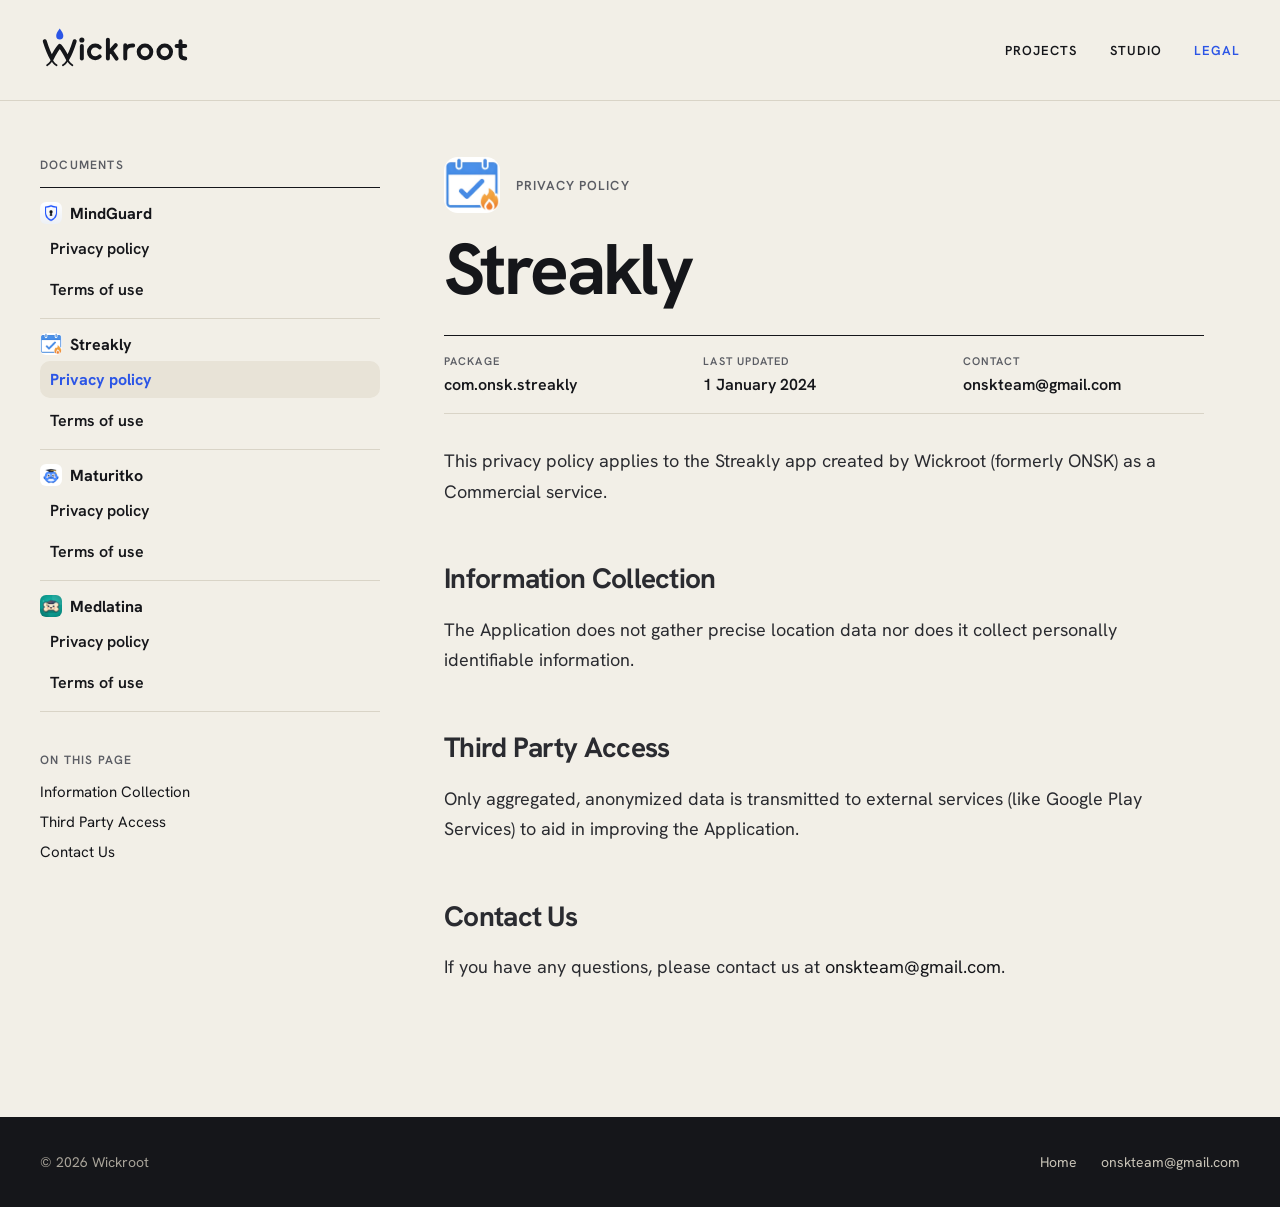
<file: privacy/streakly/index.html>
<!doctype html>
<html lang="en">
<head>
<meta charset="utf-8">
<meta name="viewport" content="width=device-width, initial-scale=1">
<title>Streakly privacy policy · Wickroot</title>
<meta name="description" content="Privacy policy for the Streakly habit tracker.">
<meta property="og:type" content="website">
<meta property="og:title" content="Streakly privacy policy · Wickroot">
<meta property="og:description" content="Privacy policy for the Streakly habit tracker.">
<meta property="og:image" content="https://ondy27.github.io/mindguard-privacy/assets/img/og.jpg">
<meta property="og:url" content="https://ondy27.github.io/mindguard-privacy/privacy/streakly/">
<meta name="theme-color" content="#F2EFE7">
<link rel="icon" href="../../assets/icons/favicon.svg" type="image/svg+xml">
<link rel="icon" href="../../assets/icons/favicon_32.png" sizes="32x32" type="image/png">
<link rel="apple-touch-icon" href="../../assets/icons/favicon_180.png">
<link rel="stylesheet" href="../../assets/css/site.css?v=70830abc">
</head>
<body>
<div style="background:#F2EFE7;color:#15161A;font-family:'Hanken Grotesk',system-ui,sans-serif">

<header style="max-width:1320px;margin:0 auto;padding:26px 40px;display:flex;flex-wrap:wrap;align-items:center;justify-content:space-between;gap:20px;border-bottom:1px solid #D9D4C7">
<a href="../../" aria-label="Wickroot home" style="display:block">
<svg width="150" height="43" viewBox="-6 -4 380 108" aria-hidden="true"><g class="flame"><path d="M44 2 C50 10 53 15 53 21 C53 27 49 30 44 30 C39 30 35 27 35 21 C35 15 38 10 44 2 Z" fill="#2B55E6"></path></g><g stroke="#15161A" stroke-width="10" fill="none" stroke-linecap="round" stroke-linejoin="round"><path d="M6 34 C11 50 17 66 24 78 C30 66 37 54 44 46 C51 54 58 66 64 78 C71 66 77 50 82 34"></path><path d="M100 46 V78"></path><path d="M145.3 49.7 A16 16 0 1 0 145.3 72.3"></path><path d="M166 30 V78 M168 64 L186 44 M174 58 L188 78"></path><path d="M210 44 V78 M210 60 C210 50 218 44 230 45"></path><circle cx="260" cy="61" r="16"></circle><circle cx="310" cy="61" r="16"></circle><path d="M350 34 V68 C350 75 354 78 362 78 M340 46 H362"></path></g><circle cx="100" cy="31" r="6.5" fill="#15161A"></circle><path d="M24 78 C24 86 20 90 12 95 M24 78 C25 87 30 91 36 95 M64 78 C63 87 58 91 52 95 M64 78 C64 86 68 90 76 95" stroke="#15161A" stroke-width="4.5" fill="none" stroke-linecap="round"></path></svg>
</a>
<nav aria-label="Main" style="display:flex;flex-wrap:wrap;gap:32px;font-weight:600;font-size:13px;letter-spacing:.08em;text-transform:uppercase">
<a href="../../#projects" style="color:#15161A">Projects</a><a href="../../#studio" style="color:#15161A">Studio</a><a href="../../#legal" style="color:#2B55E6">Legal</a>
</nav>
</header>

<div id="top" style="max-width:1320px;margin:0 auto;padding:56px 40px 120px;display:flex;flex-wrap:wrap;gap:64px;align-items:flex-start">

<aside style="flex:1 1 280px;max-width:340px;min-width:0">
<p style="margin:0 0 14px;font-weight:600;font-size:12px;letter-spacing:.1em;color:#5A5C63">DOCUMENTS</p>
<nav aria-label="Legal documents" style="border-top:1px solid #15161A"><div style="padding:14px 0 6px;border-bottom:1px solid #D9D4C7"><p style="margin:0 0 6px;display:flex;align-items:center;gap:8px;font-weight:700"><img src="../../assets/img/mindguard-icon.png" alt="" aria-hidden="true" style="width:22px;height:22px;border-radius:6px;">MindGuard</p><a class="doc" href="../../privacy/mindguard/" style="display:block;padding:8px 10px;margin:0 0 4px;border-radius:10px;font-weight:600;color:#15161A;">Privacy policy</a><a class="doc" href="../../terms/mindguard/" style="display:block;padding:8px 10px;margin:0 0 4px;border-radius:10px;font-weight:600;color:#15161A;">Terms of use</a></div><div style="padding:14px 0 6px;border-bottom:1px solid #D9D4C7"><p style="margin:0 0 6px;display:flex;align-items:center;gap:8px;font-weight:700"><img src="../../assets/img/streakly-icon.png" alt="" aria-hidden="true" style="width:22px;height:22px;border-radius:6px;background:#FFFFFF;">Streakly</p><a class="doc" href="../../privacy/streakly/" aria-current="page" style="display:block;padding:8px 10px;margin:0 0 4px;border-radius:10px;font-weight:700;color:#2B55E6;background:#E8E3D7">Privacy policy</a><a class="doc" href="../../terms/streakly/" style="display:block;padding:8px 10px;margin:0 0 4px;border-radius:10px;font-weight:600;color:#15161A;">Terms of use</a></div><div style="padding:14px 0 6px;border-bottom:1px solid #D9D4C7"><p style="margin:0 0 6px;display:flex;align-items:center;gap:8px;font-weight:700"><img src="../../assets/img/maturitko-icon.png" alt="" aria-hidden="true" style="width:22px;height:22px;border-radius:6px;background:#FFFFFF;">Maturitko</p><a class="doc" href="../../privacy/maturitko/" style="display:block;padding:8px 10px;margin:0 0 4px;border-radius:10px;font-weight:600;color:#15161A;">Privacy policy</a><a class="doc" href="../../terms/maturitko/" style="display:block;padding:8px 10px;margin:0 0 4px;border-radius:10px;font-weight:600;color:#15161A;">Terms of use</a></div><div style="padding:14px 0 6px;border-bottom:1px solid #D9D4C7"><p style="margin:0 0 6px;display:flex;align-items:center;gap:8px;font-weight:700"><img src="../../assets/img/medlatina-icon.png" alt="" aria-hidden="true" style="width:22px;height:22px;border-radius:6px;">Medlatina</p><a class="doc" href="../../privacy/medlatina/" style="display:block;padding:8px 10px;margin:0 0 4px;border-radius:10px;font-weight:600;color:#15161A;">Privacy policy</a><a class="doc" href="../../terms/medlatina/" style="display:block;padding:8px 10px;margin:0 0 4px;border-radius:10px;font-weight:600;color:#15161A;">Terms of use</a></div></nav>
<p style="margin:40px 0 14px;font-weight:600;font-size:12px;letter-spacing:.1em;color:#5A5C63">ON THIS PAGE</p>
<nav class="toc" aria-label="On this page" style="display:grid;gap:10px;font-size:15px"><a href="#collection" style="color:#15161A">Information Collection</a><a href="#third-party" style="color:#15161A">Third Party Access</a><a href="#contact" style="color:#15161A">Contact Us</a></nav>
</aside>

<article class="fade" style="flex:999 1 560px;min-width:0;max-width:760px">
<div style="display:flex;align-items:center;gap:16px;margin-bottom:22px"><img src="../../assets/img/streakly-icon.png" alt="" aria-hidden="true" style="width:56px;height:56px;border-radius:14px;background:#FFFFFF"><span style="font-weight:600;font-size:13px;letter-spacing:.08em;color:#5A5C63">PRIVACY POLICY</span></div>
<h1 style="margin:0;font-weight:700;font-size:clamp(40px,5.6vw,76px);line-height:.95;letter-spacing:-.035em">Streakly</h1>
<dl style="margin:32px 0 0;display:grid;grid-template-columns:repeat(auto-fit,minmax(180px,1fr));gap:18px;border-top:1px solid #15161A;border-bottom:1px solid #D9D4C7;padding:18px 0">
<div><dt style="font-weight:600;font-size:11px;letter-spacing:.1em;color:#5A5C63">PACKAGE</dt><dd style="margin:6px 0 0;font-weight:600">com.onsk.streakly</dd></div>
<div><dt style="font-weight:600;font-size:11px;letter-spacing:.1em;color:#5A5C63">LAST UPDATED</dt><dd style="margin:6px 0 0;font-weight:600">1 January 2024</dd></div>
<div><dt style="font-weight:600;font-size:11px;letter-spacing:.1em;color:#5A5C63">CONTACT</dt><dd style="margin:6px 0 0;font-weight:600"><a href="mailto:onskteam@gmail.com">onskteam@gmail.com</a></dd></div>
</dl>
<div class="prose" style="font-size:18px;line-height:1.7;color:#2A2B30">
<p style="margin-top:32px">This privacy policy applies to the Streakly app created by Wickroot (formerly ONSK) as a Commercial service.</p>
<section id="collection"><h2>Information Collection</h2><p>The Application does not gather precise location data nor does it collect personally identifiable information.</p></section>
<section id="third-party"><h2>Third Party Access</h2><p>Only aggregated, anonymized data is transmitted to external services (like Google Play Services) to aid in improving the Application.</p></section>
<section id="contact"><h2>Contact Us</h2><p>If you have any questions, please contact us at <a href="mailto:onskteam@gmail.com">onskteam@gmail.com</a>.</p></section>
</div>
</article>
</div>

<footer style="background:#15161A;color:#A9A49A">
<div style="max-width:1320px;margin:0 auto;padding:36px 40px;display:flex;flex-wrap:wrap;justify-content:space-between;gap:16px;font-size:14px"><span>© 2026 Wickroot</span><span style="display:flex;gap:24px"><a href="../../" style="color:#C9C4B8">Home</a><a href="mailto:onskteam@gmail.com" style="color:#C9C4B8">onskteam@gmail.com</a></span></div>
</footer>
</div>
</body>
</html>
</file>
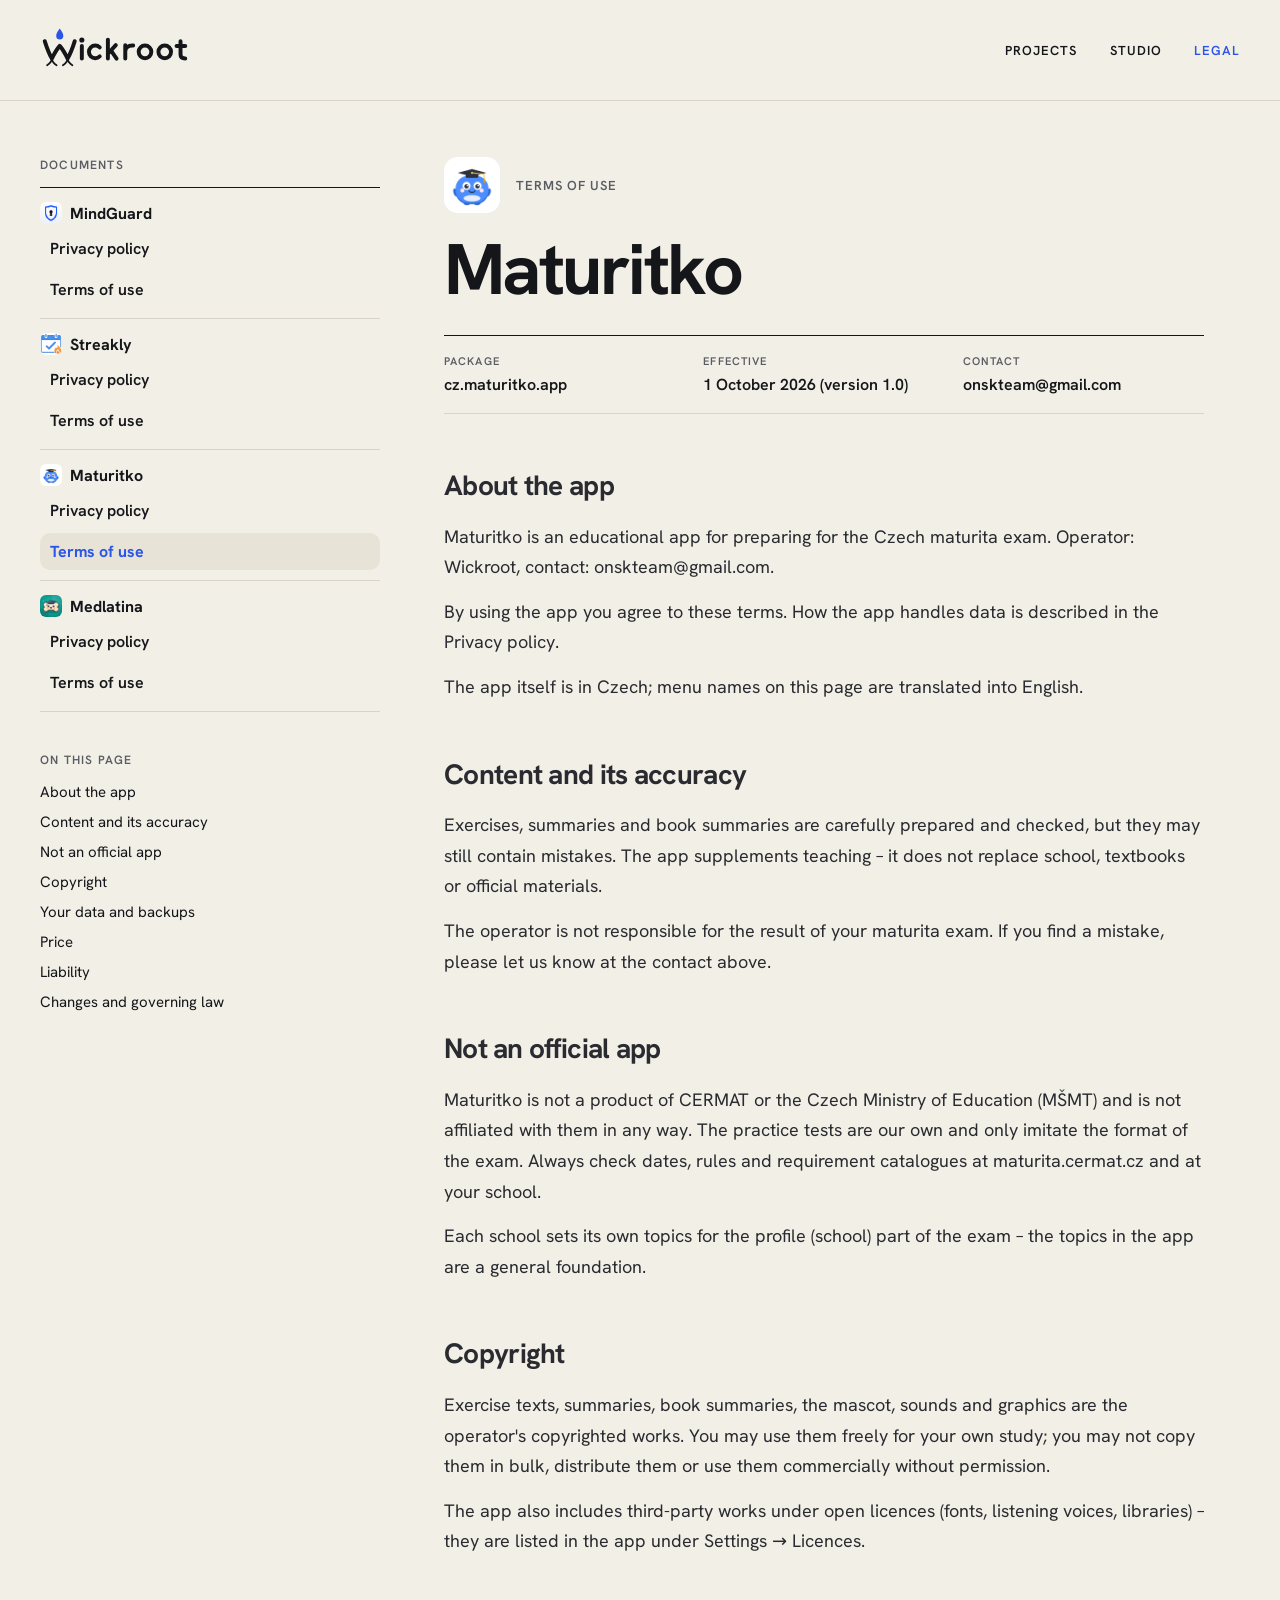
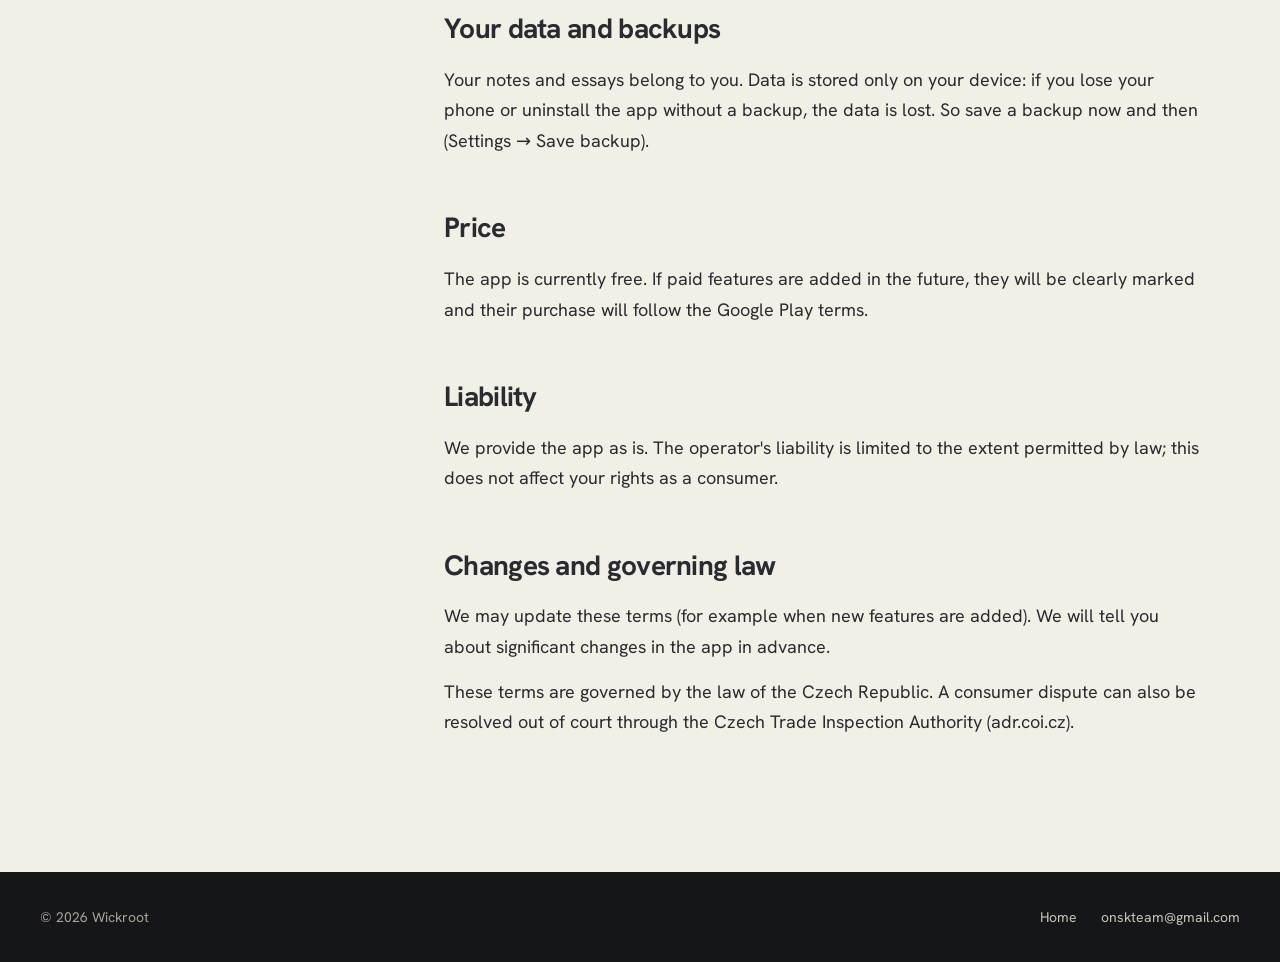
<file: terms/maturitko/index.html>
<!doctype html>
<html lang="en">
<head>
<meta charset="utf-8">
<meta name="viewport" content="width=device-width, initial-scale=1">
<title>Maturitko terms of use · Wickroot</title>
<meta name="description" content="Terms of use for the Maturitko app.">
<meta property="og:type" content="website">
<meta property="og:title" content="Maturitko terms of use · Wickroot">
<meta property="og:description" content="Terms of use for the Maturitko app.">
<meta property="og:image" content="https://ondy27.github.io/mindguard-privacy/assets/img/og.jpg">
<meta property="og:url" content="https://ondy27.github.io/mindguard-privacy/terms/maturitko/">
<meta name="theme-color" content="#F2EFE7">
<link rel="icon" href="../../assets/icons/favicon.svg" type="image/svg+xml">
<link rel="icon" href="../../assets/icons/favicon_32.png" sizes="32x32" type="image/png">
<link rel="apple-touch-icon" href="../../assets/icons/favicon_180.png">
<link rel="stylesheet" href="../../assets/css/site.css?v=70830abc">
</head>
<body>
<div style="background:#F2EFE7;color:#15161A;font-family:'Hanken Grotesk',system-ui,sans-serif">

<header style="max-width:1320px;margin:0 auto;padding:26px 40px;display:flex;flex-wrap:wrap;align-items:center;justify-content:space-between;gap:20px;border-bottom:1px solid #D9D4C7">
<a href="../../" aria-label="Wickroot home" style="display:block">
<svg width="150" height="43" viewBox="-6 -4 380 108" aria-hidden="true"><g class="flame"><path d="M44 2 C50 10 53 15 53 21 C53 27 49 30 44 30 C39 30 35 27 35 21 C35 15 38 10 44 2 Z" fill="#2B55E6"></path></g><g stroke="#15161A" stroke-width="10" fill="none" stroke-linecap="round" stroke-linejoin="round"><path d="M6 34 C11 50 17 66 24 78 C30 66 37 54 44 46 C51 54 58 66 64 78 C71 66 77 50 82 34"></path><path d="M100 46 V78"></path><path d="M145.3 49.7 A16 16 0 1 0 145.3 72.3"></path><path d="M166 30 V78 M168 64 L186 44 M174 58 L188 78"></path><path d="M210 44 V78 M210 60 C210 50 218 44 230 45"></path><circle cx="260" cy="61" r="16"></circle><circle cx="310" cy="61" r="16"></circle><path d="M350 34 V68 C350 75 354 78 362 78 M340 46 H362"></path></g><circle cx="100" cy="31" r="6.5" fill="#15161A"></circle><path d="M24 78 C24 86 20 90 12 95 M24 78 C25 87 30 91 36 95 M64 78 C63 87 58 91 52 95 M64 78 C64 86 68 90 76 95" stroke="#15161A" stroke-width="4.5" fill="none" stroke-linecap="round"></path></svg>
</a>
<nav aria-label="Main" style="display:flex;flex-wrap:wrap;gap:32px;font-weight:600;font-size:13px;letter-spacing:.08em;text-transform:uppercase">
<a href="../../#projects" style="color:#15161A">Projects</a><a href="../../#studio" style="color:#15161A">Studio</a><a href="../../#legal" style="color:#2B55E6">Legal</a>
</nav>
</header>

<div id="top" style="max-width:1320px;margin:0 auto;padding:56px 40px 120px;display:flex;flex-wrap:wrap;gap:64px;align-items:flex-start">

<aside style="flex:1 1 280px;max-width:340px;min-width:0">
<p style="margin:0 0 14px;font-weight:600;font-size:12px;letter-spacing:.1em;color:#5A5C63">DOCUMENTS</p>
<nav aria-label="Legal documents" style="border-top:1px solid #15161A"><div style="padding:14px 0 6px;border-bottom:1px solid #D9D4C7"><p style="margin:0 0 6px;display:flex;align-items:center;gap:8px;font-weight:700"><img src="../../assets/img/mindguard-icon.png" alt="" aria-hidden="true" style="width:22px;height:22px;border-radius:6px;">MindGuard</p><a class="doc" href="../../privacy/mindguard/" style="display:block;padding:8px 10px;margin:0 0 4px;border-radius:10px;font-weight:600;color:#15161A;">Privacy policy</a><a class="doc" href="../../terms/mindguard/" style="display:block;padding:8px 10px;margin:0 0 4px;border-radius:10px;font-weight:600;color:#15161A;">Terms of use</a></div><div style="padding:14px 0 6px;border-bottom:1px solid #D9D4C7"><p style="margin:0 0 6px;display:flex;align-items:center;gap:8px;font-weight:700"><img src="../../assets/img/streakly-icon.png" alt="" aria-hidden="true" style="width:22px;height:22px;border-radius:6px;background:#FFFFFF;">Streakly</p><a class="doc" href="../../privacy/streakly/" style="display:block;padding:8px 10px;margin:0 0 4px;border-radius:10px;font-weight:600;color:#15161A;">Privacy policy</a><a class="doc" href="../../terms/streakly/" style="display:block;padding:8px 10px;margin:0 0 4px;border-radius:10px;font-weight:600;color:#15161A;">Terms of use</a></div><div style="padding:14px 0 6px;border-bottom:1px solid #D9D4C7"><p style="margin:0 0 6px;display:flex;align-items:center;gap:8px;font-weight:700"><img src="../../assets/img/maturitko-icon.png" alt="" aria-hidden="true" style="width:22px;height:22px;border-radius:6px;background:#FFFFFF;">Maturitko</p><a class="doc" href="../../privacy/maturitko/" style="display:block;padding:8px 10px;margin:0 0 4px;border-radius:10px;font-weight:600;color:#15161A;">Privacy policy</a><a class="doc" href="../../terms/maturitko/" aria-current="page" style="display:block;padding:8px 10px;margin:0 0 4px;border-radius:10px;font-weight:700;color:#2B55E6;background:#E8E3D7">Terms of use</a></div><div style="padding:14px 0 6px;border-bottom:1px solid #D9D4C7"><p style="margin:0 0 6px;display:flex;align-items:center;gap:8px;font-weight:700"><img src="../../assets/img/medlatina-icon.png" alt="" aria-hidden="true" style="width:22px;height:22px;border-radius:6px;">Medlatina</p><a class="doc" href="../../privacy/medlatina/" style="display:block;padding:8px 10px;margin:0 0 4px;border-radius:10px;font-weight:600;color:#15161A;">Privacy policy</a><a class="doc" href="../../terms/medlatina/" style="display:block;padding:8px 10px;margin:0 0 4px;border-radius:10px;font-weight:600;color:#15161A;">Terms of use</a></div></nav>
<p style="margin:40px 0 14px;font-weight:600;font-size:12px;letter-spacing:.1em;color:#5A5C63">ON THIS PAGE</p>
<nav class="toc" aria-label="On this page" style="display:grid;gap:10px;font-size:15px"><a href="#s1" style="color:#15161A">About the app</a><a href="#s2" style="color:#15161A">Content and its accuracy</a><a href="#s3" style="color:#15161A">Not an official app</a><a href="#s4" style="color:#15161A">Copyright</a><a href="#s5" style="color:#15161A">Your data and backups</a><a href="#s6" style="color:#15161A">Price</a><a href="#s7" style="color:#15161A">Liability</a><a href="#s8" style="color:#15161A">Changes and governing law</a></nav>
</aside>

<article class="fade" style="flex:999 1 560px;min-width:0;max-width:760px">
<div style="display:flex;align-items:center;gap:16px;margin-bottom:22px"><img src="../../assets/img/maturitko-icon.png" alt="" aria-hidden="true" style="width:56px;height:56px;border-radius:14px;background:#FFFFFF"><span style="font-weight:600;font-size:13px;letter-spacing:.08em;color:#5A5C63">TERMS OF USE</span></div>
<h1 style="margin:0;font-weight:700;font-size:clamp(40px,5.6vw,76px);line-height:.95;letter-spacing:-.035em">Maturitko</h1>
<dl style="margin:32px 0 0;display:grid;grid-template-columns:repeat(auto-fit,minmax(180px,1fr));gap:18px;border-top:1px solid #15161A;border-bottom:1px solid #D9D4C7;padding:18px 0">
<div><dt style="font-weight:600;font-size:11px;letter-spacing:.1em;color:#5A5C63">PACKAGE</dt><dd style="margin:6px 0 0;font-weight:600">cz.maturitko.app</dd></div>
<div><dt style="font-weight:600;font-size:11px;letter-spacing:.1em;color:#5A5C63">EFFECTIVE</dt><dd style="margin:6px 0 0;font-weight:600">1 October 2026 (version 1.0)</dd></div>
<div><dt style="font-weight:600;font-size:11px;letter-spacing:.1em;color:#5A5C63">CONTACT</dt><dd style="margin:6px 0 0;font-weight:600"><a href="mailto:onskteam@gmail.com">onskteam@gmail.com</a></dd></div>
</dl>
<div class="prose" style="font-size:18px;line-height:1.7;color:#2A2B30;margin-top:8px">
<section id="s1"><h2>About the app</h2><p>Maturitko is an educational app for preparing for the Czech maturita exam. Operator: Wickroot, contact: onskteam@gmail.com.</p><p>By using the app you agree to these terms. How the app handles data is described in the Privacy policy.</p><p>The app itself is in Czech; menu names on this page are translated into English.</p></section>
<section id="s2"><h2>Content and its accuracy</h2><p>Exercises, summaries and book summaries are carefully prepared and checked, but they may still contain mistakes. The app supplements teaching – it does not replace school, textbooks or official materials.</p><p>The operator is not responsible for the result of your maturita exam. If you find a mistake, please let us know at the contact above.</p></section>
<section id="s3"><h2>Not an official app</h2><p>Maturitko is not a product of CERMAT or the Czech Ministry of Education (MŠMT) and is not affiliated with them in any way. The practice tests are our own and only imitate the format of the exam. Always check dates, rules and requirement catalogues at maturita.cermat.cz and at your school.</p><p>Each school sets its own topics for the profile (school) part of the exam – the topics in the app are a general foundation.</p></section>
<section id="s4"><h2>Copyright</h2><p>Exercise texts, summaries, book summaries, the mascot, sounds and graphics are the operator&#x27;s copyrighted works. You may use them freely for your own study; you may not copy them in bulk, distribute them or use them commercially without permission.</p><p>The app also includes third-party works under open licences (fonts, listening voices, libraries) – they are listed in the app under Settings → Licences.</p></section>
<section id="s5"><h2>Your data and backups</h2><p>Your notes and essays belong to you. Data is stored only on your device: if you lose your phone or uninstall the app without a backup, the data is lost. So save a backup now and then (Settings → Save backup).</p></section>
<section id="s6"><h2>Price</h2><p>The app is currently free. If paid features are added in the future, they will be clearly marked and their purchase will follow the Google Play terms.</p></section>
<section id="s7"><h2>Liability</h2><p>We provide the app as is. The operator&#x27;s liability is limited to the extent permitted by law; this does not affect your rights as a consumer.</p></section>
<section id="s8"><h2>Changes and governing law</h2><p>We may update these terms (for example when new features are added). We will tell you about significant changes in the app in advance.</p><p>These terms are governed by the law of the Czech Republic. A consumer dispute can also be resolved out of court through the Czech Trade Inspection Authority (adr.coi.cz).</p></section>
</div>
</article>
</div>

<footer style="background:#15161A;color:#A9A49A">
<div style="max-width:1320px;margin:0 auto;padding:36px 40px;display:flex;flex-wrap:wrap;justify-content:space-between;gap:16px;font-size:14px"><span>© 2026 Wickroot</span><span style="display:flex;gap:24px"><a href="../../" style="color:#C9C4B8">Home</a><a href="mailto:onskteam@gmail.com" style="color:#C9C4B8">onskteam@gmail.com</a></span></div>
</footer>
</div>
</body>
</html>
</file>
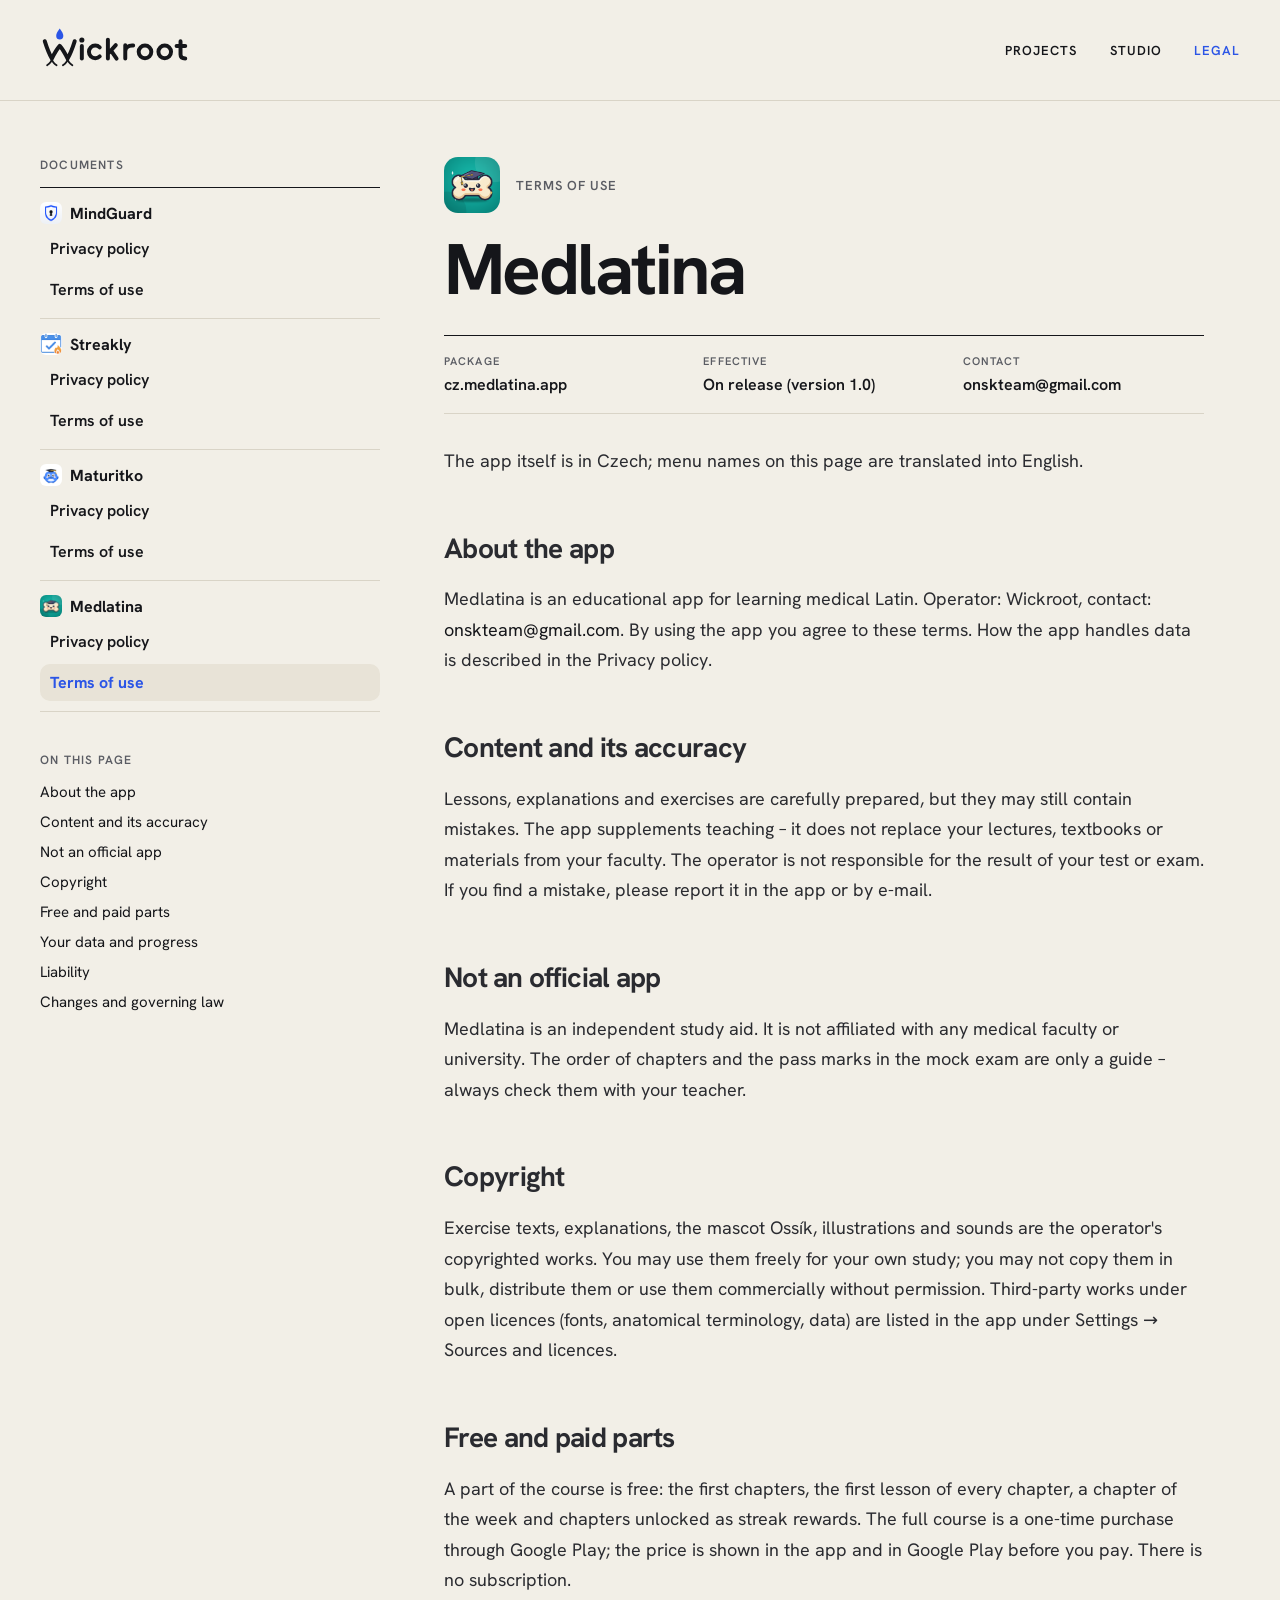
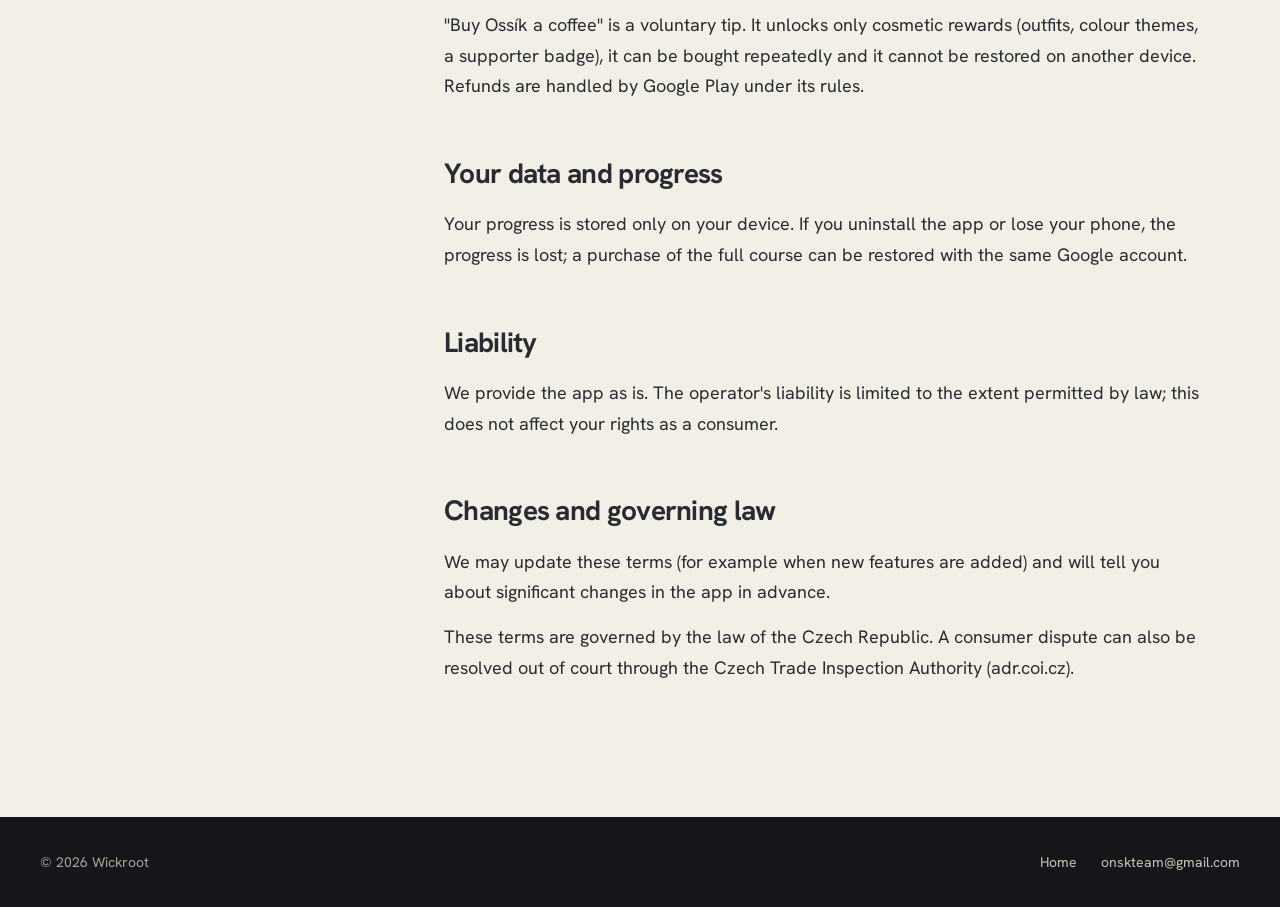
<file: terms/medlatina/index.html>
<!doctype html>
<html lang="en">
<head>
<meta charset="utf-8">
<meta name="viewport" content="width=device-width, initial-scale=1">
<title>Medlatina terms of use · Wickroot</title>
<meta name="description" content="Terms of use for the Medlatina app.">
<meta property="og:type" content="website">
<meta property="og:title" content="Medlatina terms of use · Wickroot">
<meta property="og:description" content="Terms of use for the Medlatina app.">
<meta property="og:image" content="https://ondy27.github.io/mindguard-privacy/assets/img/og.jpg">
<meta property="og:url" content="https://ondy27.github.io/mindguard-privacy/terms/medlatina/">
<meta name="theme-color" content="#F2EFE7">
<link rel="icon" href="../../assets/icons/favicon.svg" type="image/svg+xml">
<link rel="icon" href="../../assets/icons/favicon_32.png" sizes="32x32" type="image/png">
<link rel="apple-touch-icon" href="../../assets/icons/favicon_180.png">
<link rel="stylesheet" href="../../assets/css/site.css?v=70830abc">
</head>
<body>
<div style="background:#F2EFE7;color:#15161A;font-family:'Hanken Grotesk',system-ui,sans-serif">

<header style="max-width:1320px;margin:0 auto;padding:26px 40px;display:flex;flex-wrap:wrap;align-items:center;justify-content:space-between;gap:20px;border-bottom:1px solid #D9D4C7">
<a href="../../" aria-label="Wickroot home" style="display:block">
<svg width="150" height="43" viewBox="-6 -4 380 108" aria-hidden="true"><g class="flame"><path d="M44 2 C50 10 53 15 53 21 C53 27 49 30 44 30 C39 30 35 27 35 21 C35 15 38 10 44 2 Z" fill="#2B55E6"></path></g><g stroke="#15161A" stroke-width="10" fill="none" stroke-linecap="round" stroke-linejoin="round"><path d="M6 34 C11 50 17 66 24 78 C30 66 37 54 44 46 C51 54 58 66 64 78 C71 66 77 50 82 34"></path><path d="M100 46 V78"></path><path d="M145.3 49.7 A16 16 0 1 0 145.3 72.3"></path><path d="M166 30 V78 M168 64 L186 44 M174 58 L188 78"></path><path d="M210 44 V78 M210 60 C210 50 218 44 230 45"></path><circle cx="260" cy="61" r="16"></circle><circle cx="310" cy="61" r="16"></circle><path d="M350 34 V68 C350 75 354 78 362 78 M340 46 H362"></path></g><circle cx="100" cy="31" r="6.5" fill="#15161A"></circle><path d="M24 78 C24 86 20 90 12 95 M24 78 C25 87 30 91 36 95 M64 78 C63 87 58 91 52 95 M64 78 C64 86 68 90 76 95" stroke="#15161A" stroke-width="4.5" fill="none" stroke-linecap="round"></path></svg>
</a>
<nav aria-label="Main" style="display:flex;flex-wrap:wrap;gap:32px;font-weight:600;font-size:13px;letter-spacing:.08em;text-transform:uppercase">
<a href="../../#projects" style="color:#15161A">Projects</a><a href="../../#studio" style="color:#15161A">Studio</a><a href="../../#legal" style="color:#2B55E6">Legal</a>
</nav>
</header>

<div id="top" style="max-width:1320px;margin:0 auto;padding:56px 40px 120px;display:flex;flex-wrap:wrap;gap:64px;align-items:flex-start">

<aside style="flex:1 1 280px;max-width:340px;min-width:0">
<p style="margin:0 0 14px;font-weight:600;font-size:12px;letter-spacing:.1em;color:#5A5C63">DOCUMENTS</p>
<nav aria-label="Legal documents" style="border-top:1px solid #15161A"><div style="padding:14px 0 6px;border-bottom:1px solid #D9D4C7"><p style="margin:0 0 6px;display:flex;align-items:center;gap:8px;font-weight:700"><img src="../../assets/img/mindguard-icon.png" alt="" aria-hidden="true" style="width:22px;height:22px;border-radius:6px;">MindGuard</p><a class="doc" href="../../privacy/mindguard/" style="display:block;padding:8px 10px;margin:0 0 4px;border-radius:10px;font-weight:600;color:#15161A;">Privacy policy</a><a class="doc" href="../../terms/mindguard/" style="display:block;padding:8px 10px;margin:0 0 4px;border-radius:10px;font-weight:600;color:#15161A;">Terms of use</a></div><div style="padding:14px 0 6px;border-bottom:1px solid #D9D4C7"><p style="margin:0 0 6px;display:flex;align-items:center;gap:8px;font-weight:700"><img src="../../assets/img/streakly-icon.png" alt="" aria-hidden="true" style="width:22px;height:22px;border-radius:6px;background:#FFFFFF;">Streakly</p><a class="doc" href="../../privacy/streakly/" style="display:block;padding:8px 10px;margin:0 0 4px;border-radius:10px;font-weight:600;color:#15161A;">Privacy policy</a><a class="doc" href="../../terms/streakly/" style="display:block;padding:8px 10px;margin:0 0 4px;border-radius:10px;font-weight:600;color:#15161A;">Terms of use</a></div><div style="padding:14px 0 6px;border-bottom:1px solid #D9D4C7"><p style="margin:0 0 6px;display:flex;align-items:center;gap:8px;font-weight:700"><img src="../../assets/img/maturitko-icon.png" alt="" aria-hidden="true" style="width:22px;height:22px;border-radius:6px;background:#FFFFFF;">Maturitko</p><a class="doc" href="../../privacy/maturitko/" style="display:block;padding:8px 10px;margin:0 0 4px;border-radius:10px;font-weight:600;color:#15161A;">Privacy policy</a><a class="doc" href="../../terms/maturitko/" style="display:block;padding:8px 10px;margin:0 0 4px;border-radius:10px;font-weight:600;color:#15161A;">Terms of use</a></div><div style="padding:14px 0 6px;border-bottom:1px solid #D9D4C7"><p style="margin:0 0 6px;display:flex;align-items:center;gap:8px;font-weight:700"><img src="../../assets/img/medlatina-icon.png" alt="" aria-hidden="true" style="width:22px;height:22px;border-radius:6px;">Medlatina</p><a class="doc" href="../../privacy/medlatina/" style="display:block;padding:8px 10px;margin:0 0 4px;border-radius:10px;font-weight:600;color:#15161A;">Privacy policy</a><a class="doc" href="../../terms/medlatina/" aria-current="page" style="display:block;padding:8px 10px;margin:0 0 4px;border-radius:10px;font-weight:700;color:#2B55E6;background:#E8E3D7">Terms of use</a></div></nav>
<p style="margin:40px 0 14px;font-weight:600;font-size:12px;letter-spacing:.1em;color:#5A5C63">ON THIS PAGE</p>
<nav class="toc" aria-label="On this page" style="display:grid;gap:10px;font-size:15px"><a href="#s1" style="color:#15161A">About the app</a><a href="#s2" style="color:#15161A">Content and its accuracy</a><a href="#s3" style="color:#15161A">Not an official app</a><a href="#s4" style="color:#15161A">Copyright</a><a href="#s5" style="color:#15161A">Free and paid parts</a><a href="#s6" style="color:#15161A">Your data and progress</a><a href="#s7" style="color:#15161A">Liability</a><a href="#s8" style="color:#15161A">Changes and governing law</a></nav>
</aside>

<article class="fade" style="flex:999 1 560px;min-width:0;max-width:760px">
<div style="display:flex;align-items:center;gap:16px;margin-bottom:22px"><img src="../../assets/img/medlatina-icon.png" alt="" aria-hidden="true" style="width:56px;height:56px;border-radius:14px;"><span style="font-weight:600;font-size:13px;letter-spacing:.08em;color:#5A5C63">TERMS OF USE</span></div>
<h1 style="margin:0;font-weight:700;font-size:clamp(40px,5.6vw,76px);line-height:.95;letter-spacing:-.035em">Medlatina</h1>
<dl style="margin:32px 0 0;display:grid;grid-template-columns:repeat(auto-fit,minmax(180px,1fr));gap:18px;border-top:1px solid #15161A;border-bottom:1px solid #D9D4C7;padding:18px 0">
<div><dt style="font-weight:600;font-size:11px;letter-spacing:.1em;color:#5A5C63">PACKAGE</dt><dd style="margin:6px 0 0;font-weight:600">cz.medlatina.app</dd></div>
<div><dt style="font-weight:600;font-size:11px;letter-spacing:.1em;color:#5A5C63">EFFECTIVE</dt><dd style="margin:6px 0 0;font-weight:600">On release (version 1.0)</dd></div>
<div><dt style="font-weight:600;font-size:11px;letter-spacing:.1em;color:#5A5C63">CONTACT</dt><dd style="margin:6px 0 0;font-weight:600"><a href="mailto:onskteam@gmail.com">onskteam@gmail.com</a></dd></div>
</dl>
<div class="prose" style="font-size:18px;line-height:1.7;color:#2A2B30;margin-top:8px"><p style="margin-top:32px">The app itself is in Czech; menu names on this page are translated into English.</p><section id="s1"><h2>About the app</h2><p>Medlatina is an educational app for learning medical Latin. Operator: Wickroot, contact: <a href="mailto:onskteam@gmail.com">onskteam@gmail.com</a>. By using the app you agree to these terms. How the app handles data is described in the Privacy policy.</p></section><section id="s2"><h2>Content and its accuracy</h2><p>Lessons, explanations and exercises are carefully prepared, but they may still contain mistakes. The app supplements teaching – it does not replace your lectures, textbooks or materials from your faculty. The operator is not responsible for the result of your test or exam. If you find a mistake, please report it in the app or by e-mail.</p></section><section id="s3"><h2>Not an official app</h2><p>Medlatina is an independent study aid. It is not affiliated with any medical faculty or university. The order of chapters and the pass marks in the mock exam are only a guide – always check them with your teacher.</p></section><section id="s4"><h2>Copyright</h2><p>Exercise texts, explanations, the mascot Ossík, illustrations and sounds are the operator&#x27;s copyrighted works. You may use them freely for your own study; you may not copy them in bulk, distribute them or use them commercially without permission. Third-party works under open licences (fonts, anatomical terminology, data) are listed in the app under Settings → Sources and licences.</p></section><section id="s5"><h2>Free and paid parts</h2><p>A part of the course is free: the first chapters, the first lesson of every chapter, a chapter of the week and chapters unlocked as streak rewards. The full course is a one-time purchase through Google Play; the price is shown in the app and in Google Play before you pay. There is no subscription.</p><p>&quot;Buy Ossík a coffee&quot; is a voluntary tip. It unlocks only cosmetic rewards (outfits, colour themes, a supporter badge), it can be bought repeatedly and it cannot be restored on another device. Refunds are handled by Google Play under its rules.</p></section><section id="s6"><h2>Your data and progress</h2><p>Your progress is stored only on your device. If you uninstall the app or lose your phone, the progress is lost; a purchase of the full course can be restored with the same Google account.</p></section><section id="s7"><h2>Liability</h2><p>We provide the app as is. The operator&#x27;s liability is limited to the extent permitted by law; this does not affect your rights as a consumer.</p></section><section id="s8"><h2>Changes and governing law</h2><p>We may update these terms (for example when new features are added) and will tell you about significant changes in the app in advance.</p><p>These terms are governed by the law of the Czech Republic. A consumer dispute can also be resolved out of court through the Czech Trade Inspection Authority (adr.coi.cz).</p></section></div>
</article>
</div>

<footer style="background:#15161A;color:#A9A49A">
<div style="max-width:1320px;margin:0 auto;padding:36px 40px;display:flex;flex-wrap:wrap;justify-content:space-between;gap:16px;font-size:14px"><span>© 2026 Wickroot</span><span style="display:flex;gap:24px"><a href="../../" style="color:#C9C4B8">Home</a><a href="mailto:onskteam@gmail.com" style="color:#C9C4B8">onskteam@gmail.com</a></span></div>
</footer>
</div>
</body>
</html>
</file>
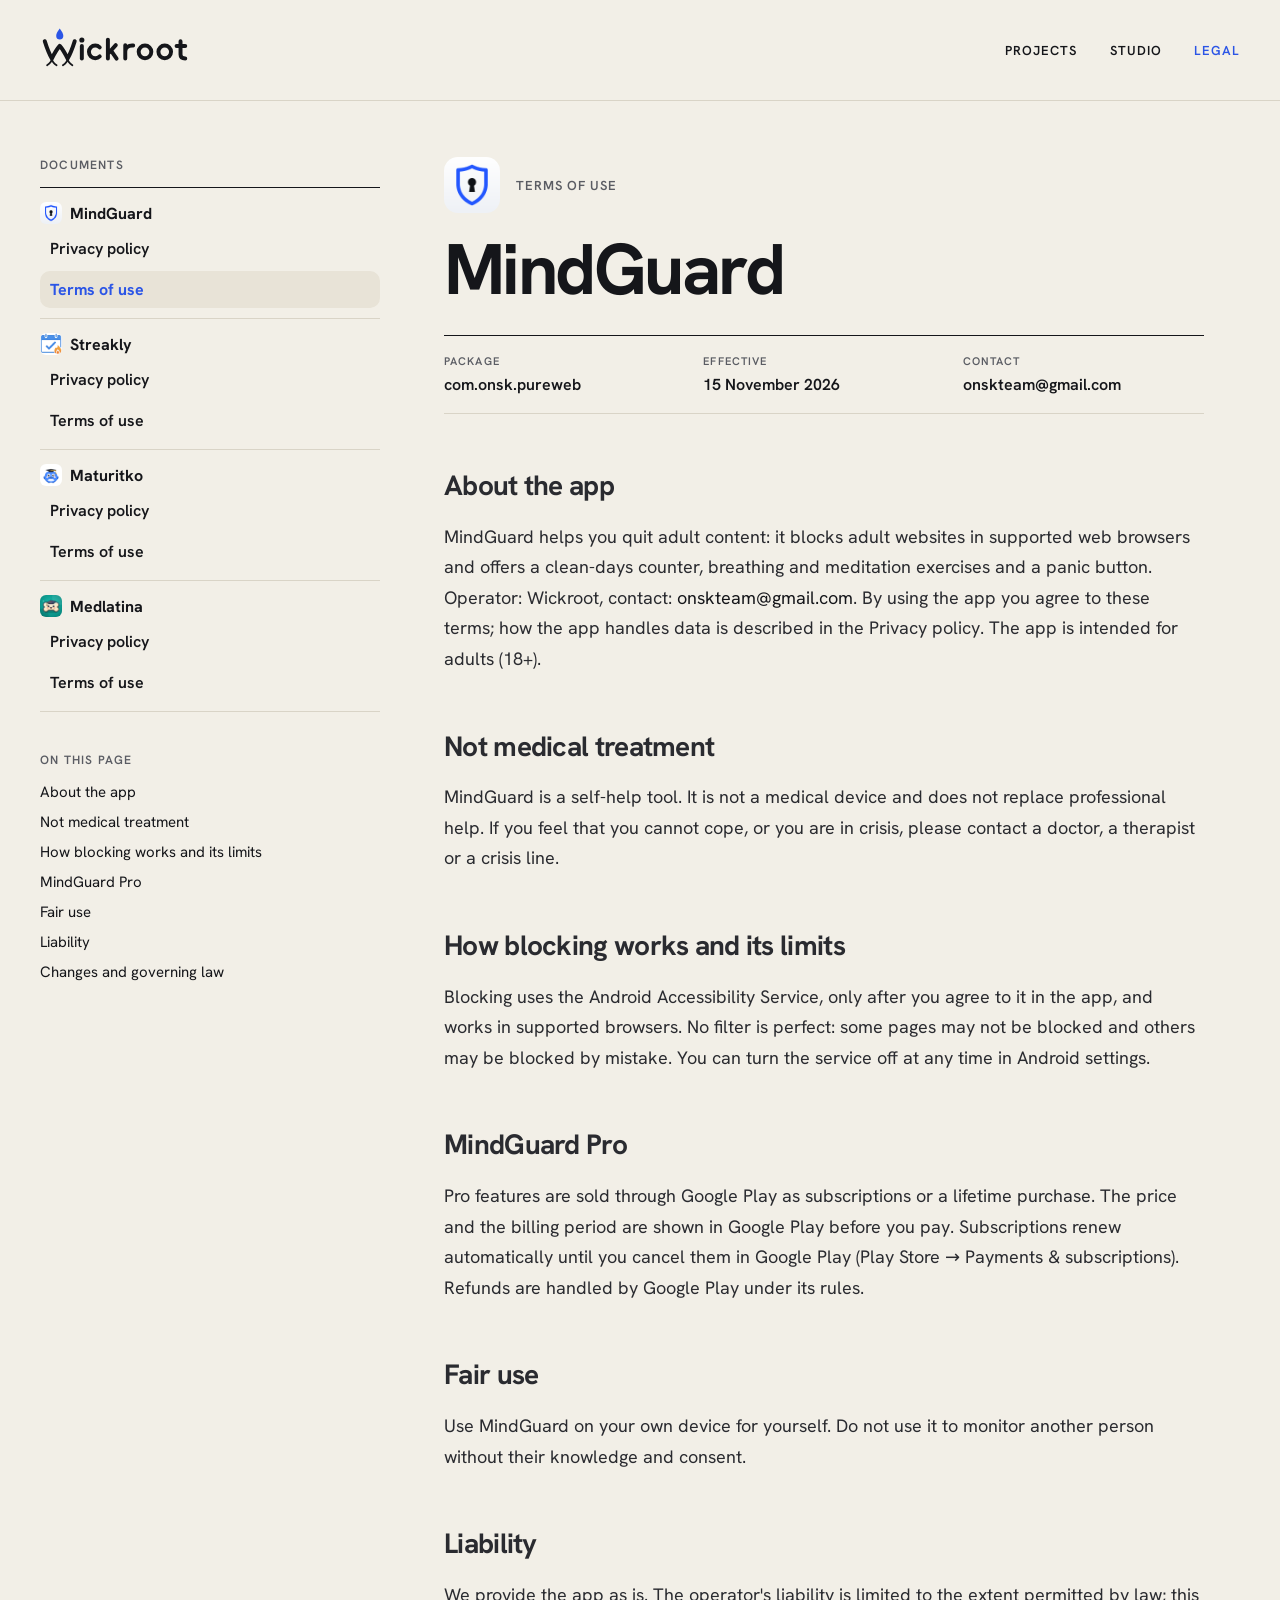
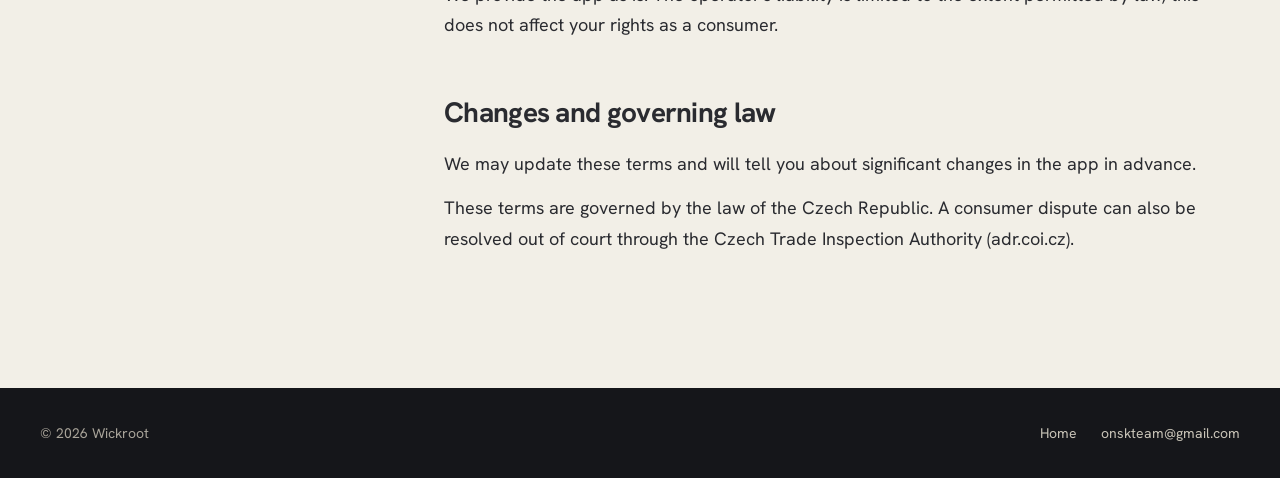
<file: terms/mindguard/index.html>
<!doctype html>
<html lang="en">
<head>
<meta charset="utf-8">
<meta name="viewport" content="width=device-width, initial-scale=1">
<title>MindGuard terms of use · Wickroot</title>
<meta name="description" content="Terms of use for the MindGuard app.">
<meta property="og:type" content="website">
<meta property="og:title" content="MindGuard terms of use · Wickroot">
<meta property="og:description" content="Terms of use for the MindGuard app.">
<meta property="og:image" content="https://ondy27.github.io/mindguard-privacy/assets/img/og.jpg">
<meta property="og:url" content="https://ondy27.github.io/mindguard-privacy/terms/mindguard/">
<meta name="theme-color" content="#F2EFE7">
<link rel="icon" href="../../assets/icons/favicon.svg" type="image/svg+xml">
<link rel="icon" href="../../assets/icons/favicon_32.png" sizes="32x32" type="image/png">
<link rel="apple-touch-icon" href="../../assets/icons/favicon_180.png">
<link rel="stylesheet" href="../../assets/css/site.css?v=70830abc">
</head>
<body>
<div style="background:#F2EFE7;color:#15161A;font-family:'Hanken Grotesk',system-ui,sans-serif">

<header style="max-width:1320px;margin:0 auto;padding:26px 40px;display:flex;flex-wrap:wrap;align-items:center;justify-content:space-between;gap:20px;border-bottom:1px solid #D9D4C7">
<a href="../../" aria-label="Wickroot home" style="display:block">
<svg width="150" height="43" viewBox="-6 -4 380 108" aria-hidden="true"><g class="flame"><path d="M44 2 C50 10 53 15 53 21 C53 27 49 30 44 30 C39 30 35 27 35 21 C35 15 38 10 44 2 Z" fill="#2B55E6"></path></g><g stroke="#15161A" stroke-width="10" fill="none" stroke-linecap="round" stroke-linejoin="round"><path d="M6 34 C11 50 17 66 24 78 C30 66 37 54 44 46 C51 54 58 66 64 78 C71 66 77 50 82 34"></path><path d="M100 46 V78"></path><path d="M145.3 49.7 A16 16 0 1 0 145.3 72.3"></path><path d="M166 30 V78 M168 64 L186 44 M174 58 L188 78"></path><path d="M210 44 V78 M210 60 C210 50 218 44 230 45"></path><circle cx="260" cy="61" r="16"></circle><circle cx="310" cy="61" r="16"></circle><path d="M350 34 V68 C350 75 354 78 362 78 M340 46 H362"></path></g><circle cx="100" cy="31" r="6.5" fill="#15161A"></circle><path d="M24 78 C24 86 20 90 12 95 M24 78 C25 87 30 91 36 95 M64 78 C63 87 58 91 52 95 M64 78 C64 86 68 90 76 95" stroke="#15161A" stroke-width="4.5" fill="none" stroke-linecap="round"></path></svg>
</a>
<nav aria-label="Main" style="display:flex;flex-wrap:wrap;gap:32px;font-weight:600;font-size:13px;letter-spacing:.08em;text-transform:uppercase">
<a href="../../#projects" style="color:#15161A">Projects</a><a href="../../#studio" style="color:#15161A">Studio</a><a href="../../#legal" style="color:#2B55E6">Legal</a>
</nav>
</header>

<div id="top" style="max-width:1320px;margin:0 auto;padding:56px 40px 120px;display:flex;flex-wrap:wrap;gap:64px;align-items:flex-start">

<aside style="flex:1 1 280px;max-width:340px;min-width:0">
<p style="margin:0 0 14px;font-weight:600;font-size:12px;letter-spacing:.1em;color:#5A5C63">DOCUMENTS</p>
<nav aria-label="Legal documents" style="border-top:1px solid #15161A"><div style="padding:14px 0 6px;border-bottom:1px solid #D9D4C7"><p style="margin:0 0 6px;display:flex;align-items:center;gap:8px;font-weight:700"><img src="../../assets/img/mindguard-icon.png" alt="" aria-hidden="true" style="width:22px;height:22px;border-radius:6px;">MindGuard</p><a class="doc" href="../../privacy/mindguard/" style="display:block;padding:8px 10px;margin:0 0 4px;border-radius:10px;font-weight:600;color:#15161A;">Privacy policy</a><a class="doc" href="../../terms/mindguard/" aria-current="page" style="display:block;padding:8px 10px;margin:0 0 4px;border-radius:10px;font-weight:700;color:#2B55E6;background:#E8E3D7">Terms of use</a></div><div style="padding:14px 0 6px;border-bottom:1px solid #D9D4C7"><p style="margin:0 0 6px;display:flex;align-items:center;gap:8px;font-weight:700"><img src="../../assets/img/streakly-icon.png" alt="" aria-hidden="true" style="width:22px;height:22px;border-radius:6px;background:#FFFFFF;">Streakly</p><a class="doc" href="../../privacy/streakly/" style="display:block;padding:8px 10px;margin:0 0 4px;border-radius:10px;font-weight:600;color:#15161A;">Privacy policy</a><a class="doc" href="../../terms/streakly/" style="display:block;padding:8px 10px;margin:0 0 4px;border-radius:10px;font-weight:600;color:#15161A;">Terms of use</a></div><div style="padding:14px 0 6px;border-bottom:1px solid #D9D4C7"><p style="margin:0 0 6px;display:flex;align-items:center;gap:8px;font-weight:700"><img src="../../assets/img/maturitko-icon.png" alt="" aria-hidden="true" style="width:22px;height:22px;border-radius:6px;background:#FFFFFF;">Maturitko</p><a class="doc" href="../../privacy/maturitko/" style="display:block;padding:8px 10px;margin:0 0 4px;border-radius:10px;font-weight:600;color:#15161A;">Privacy policy</a><a class="doc" href="../../terms/maturitko/" style="display:block;padding:8px 10px;margin:0 0 4px;border-radius:10px;font-weight:600;color:#15161A;">Terms of use</a></div><div style="padding:14px 0 6px;border-bottom:1px solid #D9D4C7"><p style="margin:0 0 6px;display:flex;align-items:center;gap:8px;font-weight:700"><img src="../../assets/img/medlatina-icon.png" alt="" aria-hidden="true" style="width:22px;height:22px;border-radius:6px;">Medlatina</p><a class="doc" href="../../privacy/medlatina/" style="display:block;padding:8px 10px;margin:0 0 4px;border-radius:10px;font-weight:600;color:#15161A;">Privacy policy</a><a class="doc" href="../../terms/medlatina/" style="display:block;padding:8px 10px;margin:0 0 4px;border-radius:10px;font-weight:600;color:#15161A;">Terms of use</a></div></nav>
<p style="margin:40px 0 14px;font-weight:600;font-size:12px;letter-spacing:.1em;color:#5A5C63">ON THIS PAGE</p>
<nav class="toc" aria-label="On this page" style="display:grid;gap:10px;font-size:15px"><a href="#s1" style="color:#15161A">About the app</a><a href="#s2" style="color:#15161A">Not medical treatment</a><a href="#s3" style="color:#15161A">How blocking works and its limits</a><a href="#s4" style="color:#15161A">MindGuard Pro</a><a href="#s5" style="color:#15161A">Fair use</a><a href="#s6" style="color:#15161A">Liability</a><a href="#s7" style="color:#15161A">Changes and governing law</a></nav>
</aside>

<article class="fade" style="flex:999 1 560px;min-width:0;max-width:760px">
<div style="display:flex;align-items:center;gap:16px;margin-bottom:22px"><img src="../../assets/img/mindguard-icon.png" alt="" aria-hidden="true" style="width:56px;height:56px;border-radius:14px;"><span style="font-weight:600;font-size:13px;letter-spacing:.08em;color:#5A5C63">TERMS OF USE</span></div>
<h1 style="margin:0;font-weight:700;font-size:clamp(40px,5.6vw,76px);line-height:.95;letter-spacing:-.035em">MindGuard</h1>
<dl style="margin:32px 0 0;display:grid;grid-template-columns:repeat(auto-fit,minmax(180px,1fr));gap:18px;border-top:1px solid #15161A;border-bottom:1px solid #D9D4C7;padding:18px 0">
<div><dt style="font-weight:600;font-size:11px;letter-spacing:.1em;color:#5A5C63">PACKAGE</dt><dd style="margin:6px 0 0;font-weight:600">com.onsk.pureweb</dd></div>
<div><dt style="font-weight:600;font-size:11px;letter-spacing:.1em;color:#5A5C63">EFFECTIVE</dt><dd style="margin:6px 0 0;font-weight:600">15 November 2026</dd></div>
<div><dt style="font-weight:600;font-size:11px;letter-spacing:.1em;color:#5A5C63">CONTACT</dt><dd style="margin:6px 0 0;font-weight:600"><a href="mailto:onskteam@gmail.com">onskteam@gmail.com</a></dd></div>
</dl>
<div class="prose" style="font-size:18px;line-height:1.7;color:#2A2B30;margin-top:8px"><section id="s1"><h2>About the app</h2><p>MindGuard helps you quit adult content: it blocks adult websites in supported web browsers and offers a clean-days counter, breathing and meditation exercises and a panic button. Operator: Wickroot, contact: <a href="mailto:onskteam@gmail.com">onskteam@gmail.com</a>. By using the app you agree to these terms; how the app handles data is described in the Privacy policy. The app is intended for adults (18+).</p></section><section id="s2"><h2>Not medical treatment</h2><p>MindGuard is a self-help tool. It is not a medical device and does not replace professional help. If you feel that you cannot cope, or you are in crisis, please contact a doctor, a therapist or a crisis line.</p></section><section id="s3"><h2>How blocking works and its limits</h2><p>Blocking uses the Android Accessibility Service, only after you agree to it in the app, and works in supported browsers. No filter is perfect: some pages may not be blocked and others may be blocked by mistake. You can turn the service off at any time in Android settings.</p></section><section id="s4"><h2>MindGuard Pro</h2><p>Pro features are sold through Google Play as subscriptions or a lifetime purchase. The price and the billing period are shown in Google Play before you pay. Subscriptions renew automatically until you cancel them in Google Play (Play Store → Payments &amp; subscriptions). Refunds are handled by Google Play under its rules.</p></section><section id="s5"><h2>Fair use</h2><p>Use MindGuard on your own device for yourself. Do not use it to monitor another person without their knowledge and consent.</p></section><section id="s6"><h2>Liability</h2><p>We provide the app as is. The operator&#x27;s liability is limited to the extent permitted by law; this does not affect your rights as a consumer.</p></section><section id="s7"><h2>Changes and governing law</h2><p>We may update these terms and will tell you about significant changes in the app in advance.</p><p>These terms are governed by the law of the Czech Republic. A consumer dispute can also be resolved out of court through the Czech Trade Inspection Authority (adr.coi.cz).</p></section></div>
</article>
</div>

<footer style="background:#15161A;color:#A9A49A">
<div style="max-width:1320px;margin:0 auto;padding:36px 40px;display:flex;flex-wrap:wrap;justify-content:space-between;gap:16px;font-size:14px"><span>© 2026 Wickroot</span><span style="display:flex;gap:24px"><a href="../../" style="color:#C9C4B8">Home</a><a href="mailto:onskteam@gmail.com" style="color:#C9C4B8">onskteam@gmail.com</a></span></div>
</footer>
</div>
</body>
</html>
</file>
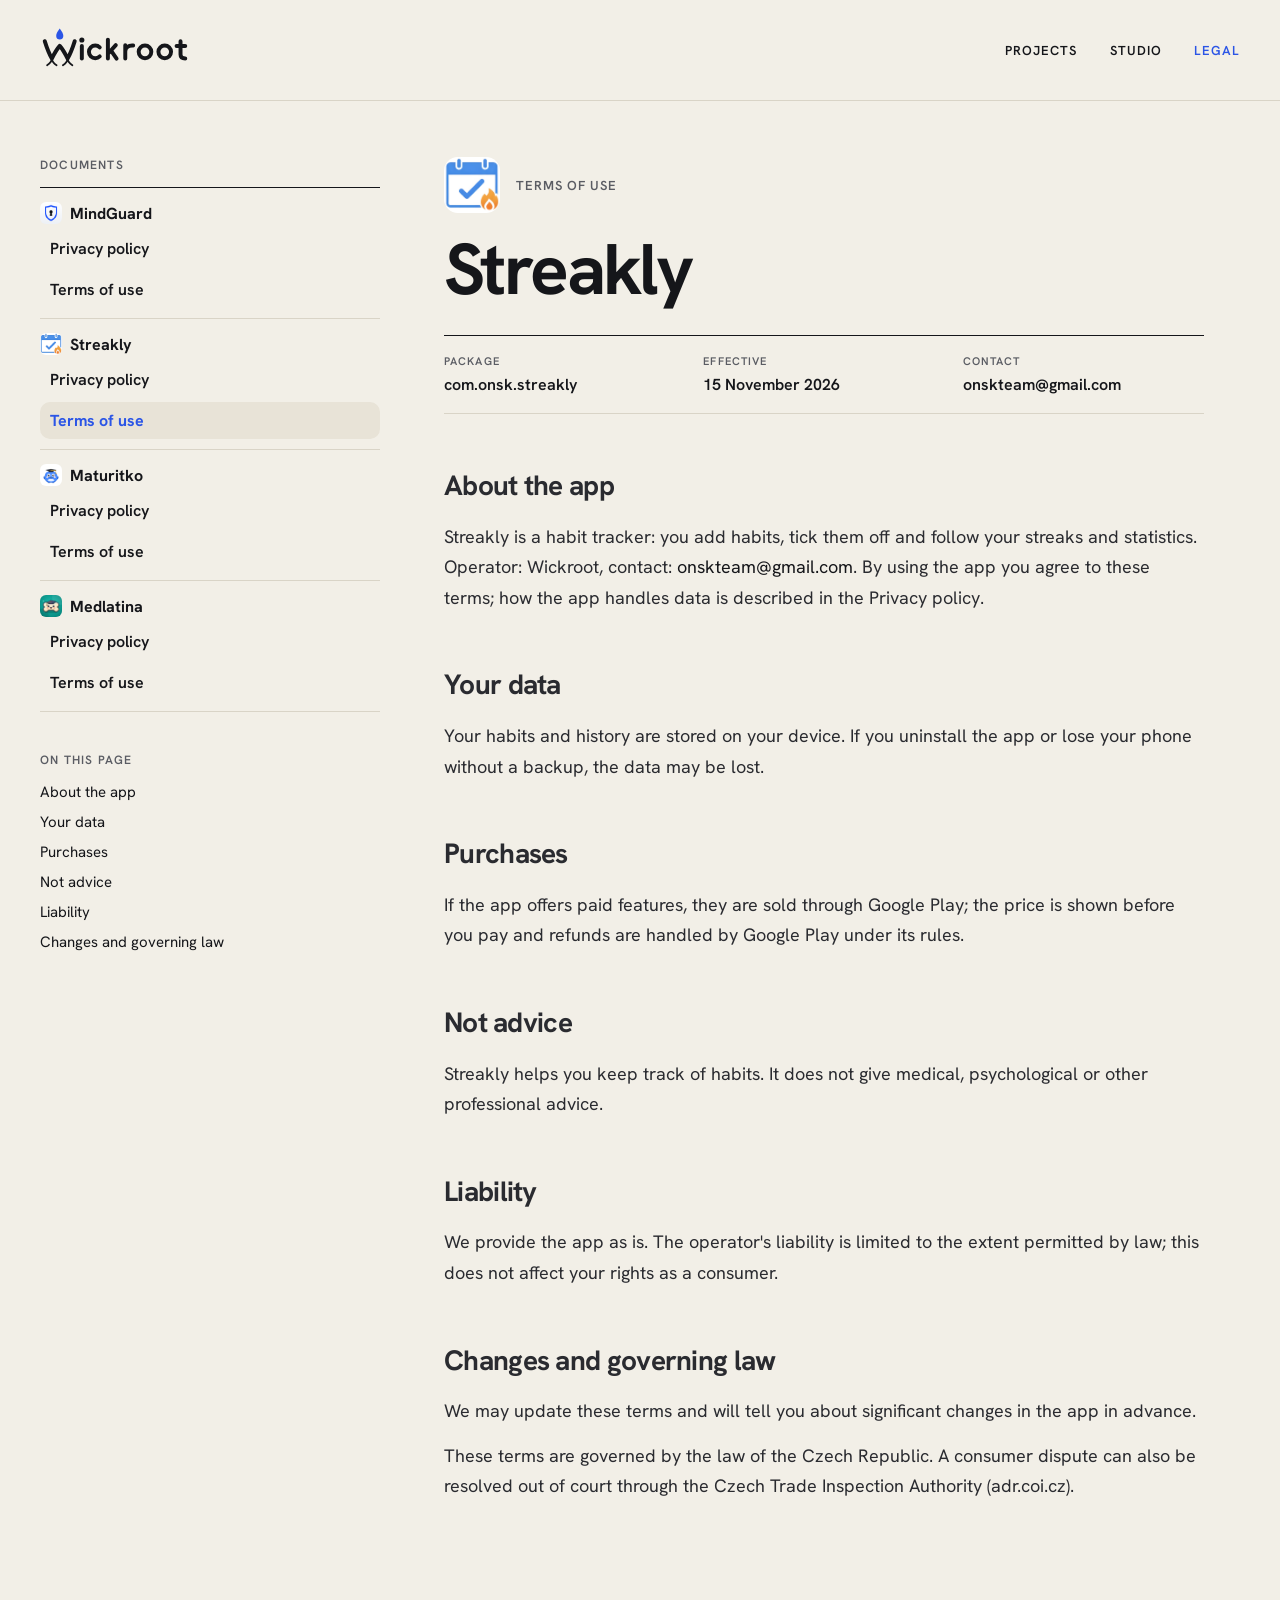
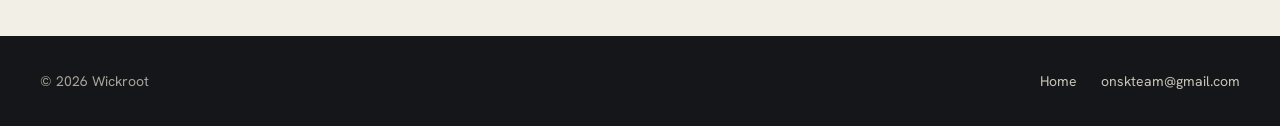
<file: terms/streakly/index.html>
<!doctype html>
<html lang="en">
<head>
<meta charset="utf-8">
<meta name="viewport" content="width=device-width, initial-scale=1">
<title>Streakly terms of use · Wickroot</title>
<meta name="description" content="Terms of use for the Streakly app.">
<meta property="og:type" content="website">
<meta property="og:title" content="Streakly terms of use · Wickroot">
<meta property="og:description" content="Terms of use for the Streakly app.">
<meta property="og:image" content="https://ondy27.github.io/mindguard-privacy/assets/img/og.jpg">
<meta property="og:url" content="https://ondy27.github.io/mindguard-privacy/terms/streakly/">
<meta name="theme-color" content="#F2EFE7">
<link rel="icon" href="../../assets/icons/favicon.svg" type="image/svg+xml">
<link rel="icon" href="../../assets/icons/favicon_32.png" sizes="32x32" type="image/png">
<link rel="apple-touch-icon" href="../../assets/icons/favicon_180.png">
<link rel="stylesheet" href="../../assets/css/site.css?v=70830abc">
</head>
<body>
<div style="background:#F2EFE7;color:#15161A;font-family:'Hanken Grotesk',system-ui,sans-serif">

<header style="max-width:1320px;margin:0 auto;padding:26px 40px;display:flex;flex-wrap:wrap;align-items:center;justify-content:space-between;gap:20px;border-bottom:1px solid #D9D4C7">
<a href="../../" aria-label="Wickroot home" style="display:block">
<svg width="150" height="43" viewBox="-6 -4 380 108" aria-hidden="true"><g class="flame"><path d="M44 2 C50 10 53 15 53 21 C53 27 49 30 44 30 C39 30 35 27 35 21 C35 15 38 10 44 2 Z" fill="#2B55E6"></path></g><g stroke="#15161A" stroke-width="10" fill="none" stroke-linecap="round" stroke-linejoin="round"><path d="M6 34 C11 50 17 66 24 78 C30 66 37 54 44 46 C51 54 58 66 64 78 C71 66 77 50 82 34"></path><path d="M100 46 V78"></path><path d="M145.3 49.7 A16 16 0 1 0 145.3 72.3"></path><path d="M166 30 V78 M168 64 L186 44 M174 58 L188 78"></path><path d="M210 44 V78 M210 60 C210 50 218 44 230 45"></path><circle cx="260" cy="61" r="16"></circle><circle cx="310" cy="61" r="16"></circle><path d="M350 34 V68 C350 75 354 78 362 78 M340 46 H362"></path></g><circle cx="100" cy="31" r="6.5" fill="#15161A"></circle><path d="M24 78 C24 86 20 90 12 95 M24 78 C25 87 30 91 36 95 M64 78 C63 87 58 91 52 95 M64 78 C64 86 68 90 76 95" stroke="#15161A" stroke-width="4.5" fill="none" stroke-linecap="round"></path></svg>
</a>
<nav aria-label="Main" style="display:flex;flex-wrap:wrap;gap:32px;font-weight:600;font-size:13px;letter-spacing:.08em;text-transform:uppercase">
<a href="../../#projects" style="color:#15161A">Projects</a><a href="../../#studio" style="color:#15161A">Studio</a><a href="../../#legal" style="color:#2B55E6">Legal</a>
</nav>
</header>

<div id="top" style="max-width:1320px;margin:0 auto;padding:56px 40px 120px;display:flex;flex-wrap:wrap;gap:64px;align-items:flex-start">

<aside style="flex:1 1 280px;max-width:340px;min-width:0">
<p style="margin:0 0 14px;font-weight:600;font-size:12px;letter-spacing:.1em;color:#5A5C63">DOCUMENTS</p>
<nav aria-label="Legal documents" style="border-top:1px solid #15161A"><div style="padding:14px 0 6px;border-bottom:1px solid #D9D4C7"><p style="margin:0 0 6px;display:flex;align-items:center;gap:8px;font-weight:700"><img src="../../assets/img/mindguard-icon.png" alt="" aria-hidden="true" style="width:22px;height:22px;border-radius:6px;">MindGuard</p><a class="doc" href="../../privacy/mindguard/" style="display:block;padding:8px 10px;margin:0 0 4px;border-radius:10px;font-weight:600;color:#15161A;">Privacy policy</a><a class="doc" href="../../terms/mindguard/" style="display:block;padding:8px 10px;margin:0 0 4px;border-radius:10px;font-weight:600;color:#15161A;">Terms of use</a></div><div style="padding:14px 0 6px;border-bottom:1px solid #D9D4C7"><p style="margin:0 0 6px;display:flex;align-items:center;gap:8px;font-weight:700"><img src="../../assets/img/streakly-icon.png" alt="" aria-hidden="true" style="width:22px;height:22px;border-radius:6px;background:#FFFFFF;">Streakly</p><a class="doc" href="../../privacy/streakly/" style="display:block;padding:8px 10px;margin:0 0 4px;border-radius:10px;font-weight:600;color:#15161A;">Privacy policy</a><a class="doc" href="../../terms/streakly/" aria-current="page" style="display:block;padding:8px 10px;margin:0 0 4px;border-radius:10px;font-weight:700;color:#2B55E6;background:#E8E3D7">Terms of use</a></div><div style="padding:14px 0 6px;border-bottom:1px solid #D9D4C7"><p style="margin:0 0 6px;display:flex;align-items:center;gap:8px;font-weight:700"><img src="../../assets/img/maturitko-icon.png" alt="" aria-hidden="true" style="width:22px;height:22px;border-radius:6px;background:#FFFFFF;">Maturitko</p><a class="doc" href="../../privacy/maturitko/" style="display:block;padding:8px 10px;margin:0 0 4px;border-radius:10px;font-weight:600;color:#15161A;">Privacy policy</a><a class="doc" href="../../terms/maturitko/" style="display:block;padding:8px 10px;margin:0 0 4px;border-radius:10px;font-weight:600;color:#15161A;">Terms of use</a></div><div style="padding:14px 0 6px;border-bottom:1px solid #D9D4C7"><p style="margin:0 0 6px;display:flex;align-items:center;gap:8px;font-weight:700"><img src="../../assets/img/medlatina-icon.png" alt="" aria-hidden="true" style="width:22px;height:22px;border-radius:6px;">Medlatina</p><a class="doc" href="../../privacy/medlatina/" style="display:block;padding:8px 10px;margin:0 0 4px;border-radius:10px;font-weight:600;color:#15161A;">Privacy policy</a><a class="doc" href="../../terms/medlatina/" style="display:block;padding:8px 10px;margin:0 0 4px;border-radius:10px;font-weight:600;color:#15161A;">Terms of use</a></div></nav>
<p style="margin:40px 0 14px;font-weight:600;font-size:12px;letter-spacing:.1em;color:#5A5C63">ON THIS PAGE</p>
<nav class="toc" aria-label="On this page" style="display:grid;gap:10px;font-size:15px"><a href="#s1" style="color:#15161A">About the app</a><a href="#s2" style="color:#15161A">Your data</a><a href="#s3" style="color:#15161A">Purchases</a><a href="#s4" style="color:#15161A">Not advice</a><a href="#s5" style="color:#15161A">Liability</a><a href="#s6" style="color:#15161A">Changes and governing law</a></nav>
</aside>

<article class="fade" style="flex:999 1 560px;min-width:0;max-width:760px">
<div style="display:flex;align-items:center;gap:16px;margin-bottom:22px"><img src="../../assets/img/streakly-icon.png" alt="" aria-hidden="true" style="width:56px;height:56px;border-radius:14px;background:#FFFFFF;"><span style="font-weight:600;font-size:13px;letter-spacing:.08em;color:#5A5C63">TERMS OF USE</span></div>
<h1 style="margin:0;font-weight:700;font-size:clamp(40px,5.6vw,76px);line-height:.95;letter-spacing:-.035em">Streakly</h1>
<dl style="margin:32px 0 0;display:grid;grid-template-columns:repeat(auto-fit,minmax(180px,1fr));gap:18px;border-top:1px solid #15161A;border-bottom:1px solid #D9D4C7;padding:18px 0">
<div><dt style="font-weight:600;font-size:11px;letter-spacing:.1em;color:#5A5C63">PACKAGE</dt><dd style="margin:6px 0 0;font-weight:600">com.onsk.streakly</dd></div>
<div><dt style="font-weight:600;font-size:11px;letter-spacing:.1em;color:#5A5C63">EFFECTIVE</dt><dd style="margin:6px 0 0;font-weight:600">15 November 2026</dd></div>
<div><dt style="font-weight:600;font-size:11px;letter-spacing:.1em;color:#5A5C63">CONTACT</dt><dd style="margin:6px 0 0;font-weight:600"><a href="mailto:onskteam@gmail.com">onskteam@gmail.com</a></dd></div>
</dl>
<div class="prose" style="font-size:18px;line-height:1.7;color:#2A2B30;margin-top:8px"><section id="s1"><h2>About the app</h2><p>Streakly is a habit tracker: you add habits, tick them off and follow your streaks and statistics. Operator: Wickroot, contact: <a href="mailto:onskteam@gmail.com">onskteam@gmail.com</a>. By using the app you agree to these terms; how the app handles data is described in the Privacy policy.</p></section><section id="s2"><h2>Your data</h2><p>Your habits and history are stored on your device. If you uninstall the app or lose your phone without a backup, the data may be lost.</p></section><section id="s3"><h2>Purchases</h2><p>If the app offers paid features, they are sold through Google Play; the price is shown before you pay and refunds are handled by Google Play under its rules.</p></section><section id="s4"><h2>Not advice</h2><p>Streakly helps you keep track of habits. It does not give medical, psychological or other professional advice.</p></section><section id="s5"><h2>Liability</h2><p>We provide the app as is. The operator&#x27;s liability is limited to the extent permitted by law; this does not affect your rights as a consumer.</p></section><section id="s6"><h2>Changes and governing law</h2><p>We may update these terms and will tell you about significant changes in the app in advance.</p><p>These terms are governed by the law of the Czech Republic. A consumer dispute can also be resolved out of court through the Czech Trade Inspection Authority (adr.coi.cz).</p></section></div>
</article>
</div>

<footer style="background:#15161A;color:#A9A49A">
<div style="max-width:1320px;margin:0 auto;padding:36px 40px;display:flex;flex-wrap:wrap;justify-content:space-between;gap:16px;font-size:14px"><span>© 2026 Wickroot</span><span style="display:flex;gap:24px"><a href="../../" style="color:#C9C4B8">Home</a><a href="mailto:onskteam@gmail.com" style="color:#C9C4B8">onskteam@gmail.com</a></span></div>
</footer>
</div>
</body>
</html>
</file>
<file: assets/css/site.css>
/* Wickroot web · designed on the Claude Design canvas "Wickroot · web", variant B */
@font-face {
  font-family: 'Hanken Grotesk';
  font-style: normal;
  font-weight: 400;
  font-display: swap;
  src: url(../fonts/HankenGrotesk-400-latin-ext.woff2) format('woff2');
  unicode-range: U+0100-02BA, U+02BD-02C5, U+02C7-02CC, U+02CE-02D7, U+02DD-02FF, U+0304, U+0308, U+0329, U+1D00-1DBF, U+1E00-1E9F, U+1EF2-1EFF, U+2020, U+20A0-20AB, U+20AD-20C4, U+2113, U+2C60-2C7F, U+A720-A7FF;
}
@font-face {
  font-family: 'Hanken Grotesk';
  font-style: normal;
  font-weight: 400;
  font-display: swap;
  src: url(../fonts/HankenGrotesk-400-latin.woff2) format('woff2');
  unicode-range: U+0000-00FF, U+0131, U+0152-0153, U+02BB-02BC, U+02C6, U+02DA, U+02DC, U+0304, U+0308, U+0329, U+2000-206F, U+20AC, U+2122, U+2191, U+2193, U+2212, U+2215, U+FEFF, U+FFFD;
}
@font-face {
  font-family: 'Hanken Grotesk';
  font-style: normal;
  font-weight: 600;
  font-display: swap;
  src: url(../fonts/HankenGrotesk-600-latin-ext.woff2) format('woff2');
  unicode-range: U+0100-02BA, U+02BD-02C5, U+02C7-02CC, U+02CE-02D7, U+02DD-02FF, U+0304, U+0308, U+0329, U+1D00-1DBF, U+1E00-1E9F, U+1EF2-1EFF, U+2020, U+20A0-20AB, U+20AD-20C4, U+2113, U+2C60-2C7F, U+A720-A7FF;
}
@font-face {
  font-family: 'Hanken Grotesk';
  font-style: normal;
  font-weight: 600;
  font-display: swap;
  src: url(../fonts/HankenGrotesk-600-latin.woff2) format('woff2');
  unicode-range: U+0000-00FF, U+0131, U+0152-0153, U+02BB-02BC, U+02C6, U+02DA, U+02DC, U+0304, U+0308, U+0329, U+2000-206F, U+20AC, U+2122, U+2191, U+2193, U+2212, U+2215, U+FEFF, U+FFFD;
}
@font-face {
  font-family: 'Hanken Grotesk';
  font-style: normal;
  font-weight: 700;
  font-display: swap;
  src: url(../fonts/HankenGrotesk-700-latin-ext.woff2) format('woff2');
  unicode-range: U+0100-02BA, U+02BD-02C5, U+02C7-02CC, U+02CE-02D7, U+02DD-02FF, U+0304, U+0308, U+0329, U+1D00-1DBF, U+1E00-1E9F, U+1EF2-1EFF, U+2020, U+20A0-20AB, U+20AD-20C4, U+2113, U+2C60-2C7F, U+A720-A7FF;
}
@font-face {
  font-family: 'Hanken Grotesk';
  font-style: normal;
  font-weight: 700;
  font-display: swap;
  src: url(../fonts/HankenGrotesk-700-latin.woff2) format('woff2');
  unicode-range: U+0000-00FF, U+0131, U+0152-0153, U+02BB-02BC, U+02C6, U+02DA, U+02DC, U+0304, U+0308, U+0329, U+2000-206F, U+20AC, U+2122, U+2191, U+2193, U+2212, U+2215, U+FEFF, U+FFFD;
}
body{margin:0;background:#F2EFE7}
em{font-style:normal}
a{color:#15161A;text-decoration:none}a:hover{color:#2B55E6}
.fade{opacity:0;animation:rise 1s cubic-bezier(.2,.7,.2,1) forwards}
.d1{animation-delay:.1s}.d2{animation-delay:.25s}.d3{animation-delay:.4s}.d4{animation-delay:.6s}
@keyframes rise{from{opacity:0;transform:translateY(30px)}to{opacity:1;transform:none}}
.flame{transform-box:fill-box;transform-origin:50% 100%;animation:flick 2.6s ease-in-out infinite}
@keyframes flick{0%,100%{transform:scale(1,1) rotate(0)}30%{transform:scale(.93,1.07) rotate(-3deg)}62%{transform:scale(1.05,.95) rotate(2deg)}}
.root{stroke-dasharray:2400;stroke-dashoffset:2400;animation:draw 3.2s .5s cubic-bezier(.4,0,.2,1) forwards}
@keyframes draw{to{stroke-dashoffset:0}}
.ul{background:linear-gradient(#2B55E6,#2B55E6) left bottom/0 2px no-repeat;transition:background-size .35s}
.ul:hover{background-size:100% 2px}
.prow{position:relative;transition:padding .35s cubic-bezier(.2,.7,.2,1)}
.prow:hover{padding-left:20px}
.prow .peek{opacity:0;transform:translateY(16px) rotate(3deg);transition:opacity .35s,transform .45s cubic-bezier(.2,.7,.2,1);pointer-events:none}
.prow:hover .peek{opacity:1;transform:translateY(-50%) rotate(-3deg)}
.prow .go{transition:transform .35s,background .35s,color .35s}
.prow:hover .go{transform:rotate(-45deg);background:#15161A;color:#F2EFE7}
.fan .card{position:absolute;width:220px;cursor:pointer;transition:transform .55s cubic-bezier(.2,.7,.2,1),box-shadow .55s,filter .55s}
.fan .pc{z-index:3;transform:none;box-shadow:var(--bezel),0 30px 60px -20px rgba(21,22,26,.45)}
.fan .pl{z-index:1;transform:translateX(-80px) rotate(-7deg) scale(.91);filter:brightness(.97)}
.fan .pr{z-index:1;transform:translateX(80px) rotate(7deg) scale(.91);filter:brightness(.97)}
.fan:hover .pl{transform:translateX(-120px) rotate(-10deg) scale(.91)}
.fan:hover .pr{transform:translateX(120px) rotate(10deg) scale(.91)}
.fan .card.lift-pl{z-index:2;transform:translateX(-190px) translateY(-18px) rotate(-14deg) scale(.95);transition-duration:.23s}
.fan .card.lift-pr{z-index:2;transform:translateX(190px) translateY(-18px) rotate(14deg) scale(.95);transition-duration:.23s}
.fan .card.pc{z-index:3}
.shots{display:flex;gap:18px;align-items:flex-start}
.shot{transition:transform .5s cubic-bezier(.2,.7,.2,1),box-shadow .5s}
.shot:hover{transform:translateY(-14px) rotate(-1.5deg);box-shadow:var(--bezel),0 34px 60px -24px rgba(21,22,26,.5)}
/* moderní telefon: tenký kovový lem a boční tlačítko; stavový řádek s kamerou je přímo v obrázku (tools/phone_shots.py) */
.phone{--r:40px;--p:6px;--cam:9px;--bezel:inset 0 0 0 1px rgba(255,255,255,.14),inset 0 0 0 2.5px #08090b;position:relative;padding:var(--p);border-radius:var(--r);background:linear-gradient(150deg,#5a5e69 0%,#1b1c21 18%,#0c0d10 55%,#24262d 82%,#4a4e58 100%);box-shadow:var(--bezel),0 2px 4px rgba(21,22,26,.25),0 28px 50px -22px rgba(21,22,26,.55)}
.phone img{display:block;width:100%;border-radius:calc(var(--r) - var(--p))}
.phone::after{content:"";position:absolute;right:-2px;top:22%;width:3px;height:12%;border-radius:0 3px 3px 0;background:linear-gradient(#3a3d45,#1b1c21)}
.shots .phone{--r:30px;--p:5px;--cam:7px}
.bob{animation:bob 3.2s ease-in-out infinite}
@keyframes bob{50%{transform:translateY(-10px)}}
.fig img{transition:transform 1.2s cubic-bezier(.2,.7,.2,1)}
.fig:hover > img:first-child{transform:scale(1.03)}
.gal{display:grid;grid-template-columns:repeat(4,minmax(0,1fr));grid-auto-flow:dense;gap:14px}
.gal a{position:relative;display:block;border-radius:16px;overflow:hidden;aspect-ratio:16/9;background:#1D2A24;color:#F2EFE7}
.gal a.big{grid-column:span 2;grid-row:span 2;aspect-ratio:auto}
.gal a.big.r{grid-column:3 / span 2}
.gal img{width:100%;height:100%;object-fit:cover;display:block;transition:transform 1s cubic-bezier(.2,.7,.2,1)}
.gal a:hover img{transform:scale(1.04)}
.gal span{position:absolute;left:10px;bottom:10px;background:rgba(21,22,26,.82);border-radius:999px;padding:6px 12px;font-weight:600;font-size:11px;letter-spacing:.04em;line-height:1.3}
.gal a:hover{color:#F2EFE7}
@media (max-width:980px){.gal{grid-template-columns:repeat(2,minmax(0,1fr))}.gal a.big.r{grid-column:span 2}}
@media (max-width:560px){.gal{grid-template-columns:minmax(0,1fr)}.gal a.big,.gal a.big.r{grid-column:auto;grid-row:auto;aspect-ratio:16/9}}
@media (max-width:760px){.prow{grid-template-columns:36px minmax(0,1fr) 52px !important;gap:14px !important}.prow .hide{display:none}.prow .peek{display:none}}
@media (prefers-reduced-motion: reduce){.fade{opacity:1;animation:none}.flame,.bob{animation:none}.root{animation:none;stroke-dashoffset:0}}
.doc{transition:background .25s,padding .25s}
.doc:hover{background:#E8E3D7;padding-left:18px}
.toc a{transition:color .2s,padding .2s}
.toc a:hover{color:#2B55E6;padding-left:6px}
.prose h2{font-weight:700;font-size:28px;letter-spacing:-.025em;margin:48px 0 12px}
.prose p{margin:0 0 14px}
.prose ul{margin:0 0 14px;padding-left:22px}
.prose li{margin:0 0 8px}
html{scroll-behavior:smooth}
/* pohyb při scrollu (assets/js/motion.js) */
html.lenis,html.lenis body{height:auto}
.lenis.lenis-smooth{scroll-behavior:auto !important}
.lenis.lenis-smooth [data-lenis-prevent]{overscroll-behavior:contain}
.lenis.lenis-stopped{overflow:hidden}
.progress{position:fixed;top:0;left:0;right:0;height:3px;z-index:50;background:linear-gradient(90deg,#2B55E6,#8FAEFF 60%,#9BE07A);transform:scaleX(0);transform-origin:0 50%;pointer-events:none}
html:not(.motion) .progress{display:none}
.hero-head,.hero-media,[data-par]{will-change:transform}
#contact{border-radius:40px 40px 0 0;position:relative;z-index:2}
*{box-sizing:border-box}
img{max-width:100%}
:focus-visible{outline:3px solid #2B55E6;outline-offset:3px}
/* prohlížeč galerie (assets/js/lightbox.js) */
.gal a{cursor:zoom-in}
html.lb-open{overflow:hidden}
.lb{position:fixed;inset:0;width:100%;height:100%;max-width:none;max-height:none;margin:0;padding:0;border:0;background:transparent;color:#F2EFE7;font-family:'Hanken Grotesk',system-ui,sans-serif;overflow:hidden}
.lb:focus{outline:none}
.lb[open]{display:grid;grid-template-rows:auto minmax(0,1fr) auto}
.lb::backdrop{background:#121317;animation:lb-fade .45s ease both}
.lb.out::backdrop{animation:lb-fade-out .5s ease both}
.lb-bar,.lb-foot{width:100%;max-width:1320px;margin:0 auto;padding:26px 40px;display:flex;flex-wrap:wrap;justify-content:space-between;align-items:baseline;gap:12px 24px;animation:lb-fade .5s .15s ease both}
.lb.out .lb-bar,.lb.out .lb-foot{animation:lb-fade-out .25s ease both}
.lb-bar{border-bottom:1px solid #3A3B40}
.lb-count,.lb-hint{margin:0;font-weight:600;font-size:13px;letter-spacing:.08em;color:#A9A49A}
.lb-nav{display:flex;gap:28px}
.lb-nav button{border:0;padding:0;background-color:transparent;color:#F2EFE7;font-weight:600;font-size:13px;letter-spacing:.08em;text-transform:uppercase;cursor:pointer;min-height:32px;background-image:linear-gradient(#8FAEFF,#8FAEFF)}
.lb-nav button:hover{color:#8FAEFF}
.lb-stage{min-height:0;display:flex;align-items:center;justify-content:center;padding:24px 40px;touch-action:pan-y}
.lb-img{display:block;max-width:min(1240px,100%);max-height:100%;border-radius:16px;object-fit:contain;cursor:e-resize;transform-origin:0 0;transition:transform .6s cubic-bezier(.2,.7,.2,1),opacity .3s;user-select:none;-webkit-user-drag:none}
.lb-img.swap{opacity:0;transform:translateX(var(--dx,0));transition:transform .2s ease-in,opacity .2s ease-in}
.lb-foot{border-top:1px solid #3A3B40}
.lb-cap{margin:0;font-weight:700;letter-spacing:-.03em;font-size:clamp(24px,3vw,36px);line-height:1.1;letter-spacing:-.01em}
@keyframes lb-fade{from{opacity:0}}
@keyframes lb-fade-out{to{opacity:0}}
@media (max-width:640px){.lb-bar,.lb-foot{padding:16px}.lb-nav{gap:18px}.lb-stage{padding:16px}.lb-hint{display:none}}
@media (prefers-reduced-motion: reduce){.lb::backdrop,.lb-bar,.lb-foot{animation:none}.lb-img,.lb-img.swap{transition:none}}
/* maskot Wicky, který přelétá stránkou (assets/js/motion.js) */
.mascot{position:absolute;top:0;left:0;z-index:40;pointer-events:none;display:none}
html.motion .mascot{display:block}
.mascot svg{display:block;overflow:visible;filter:drop-shadow(0 0 14px rgba(43,85,230,.35))}
.mascot .m-ink{stroke:#15161A;transition:stroke .5s}
.mascot .m-flame{fill:#2B55E6;transition:fill .5s}
.mascot.on-dark .m-ink{stroke:#F2EFE7}
.mascot.on-dark .m-flame{fill:#5C8BFF}
.mascot .m-eyes{transform-box:fill-box;transform-origin:center;animation:blink 5s infinite}
@keyframes blink{0%,44%,48%,100%{transform:scaleY(1)}46%{transform:scaleY(.1)}}
@media (max-width:1023px){.mascot svg{width:64px;height:69px}}
body{overflow-x:clip}
</file>
